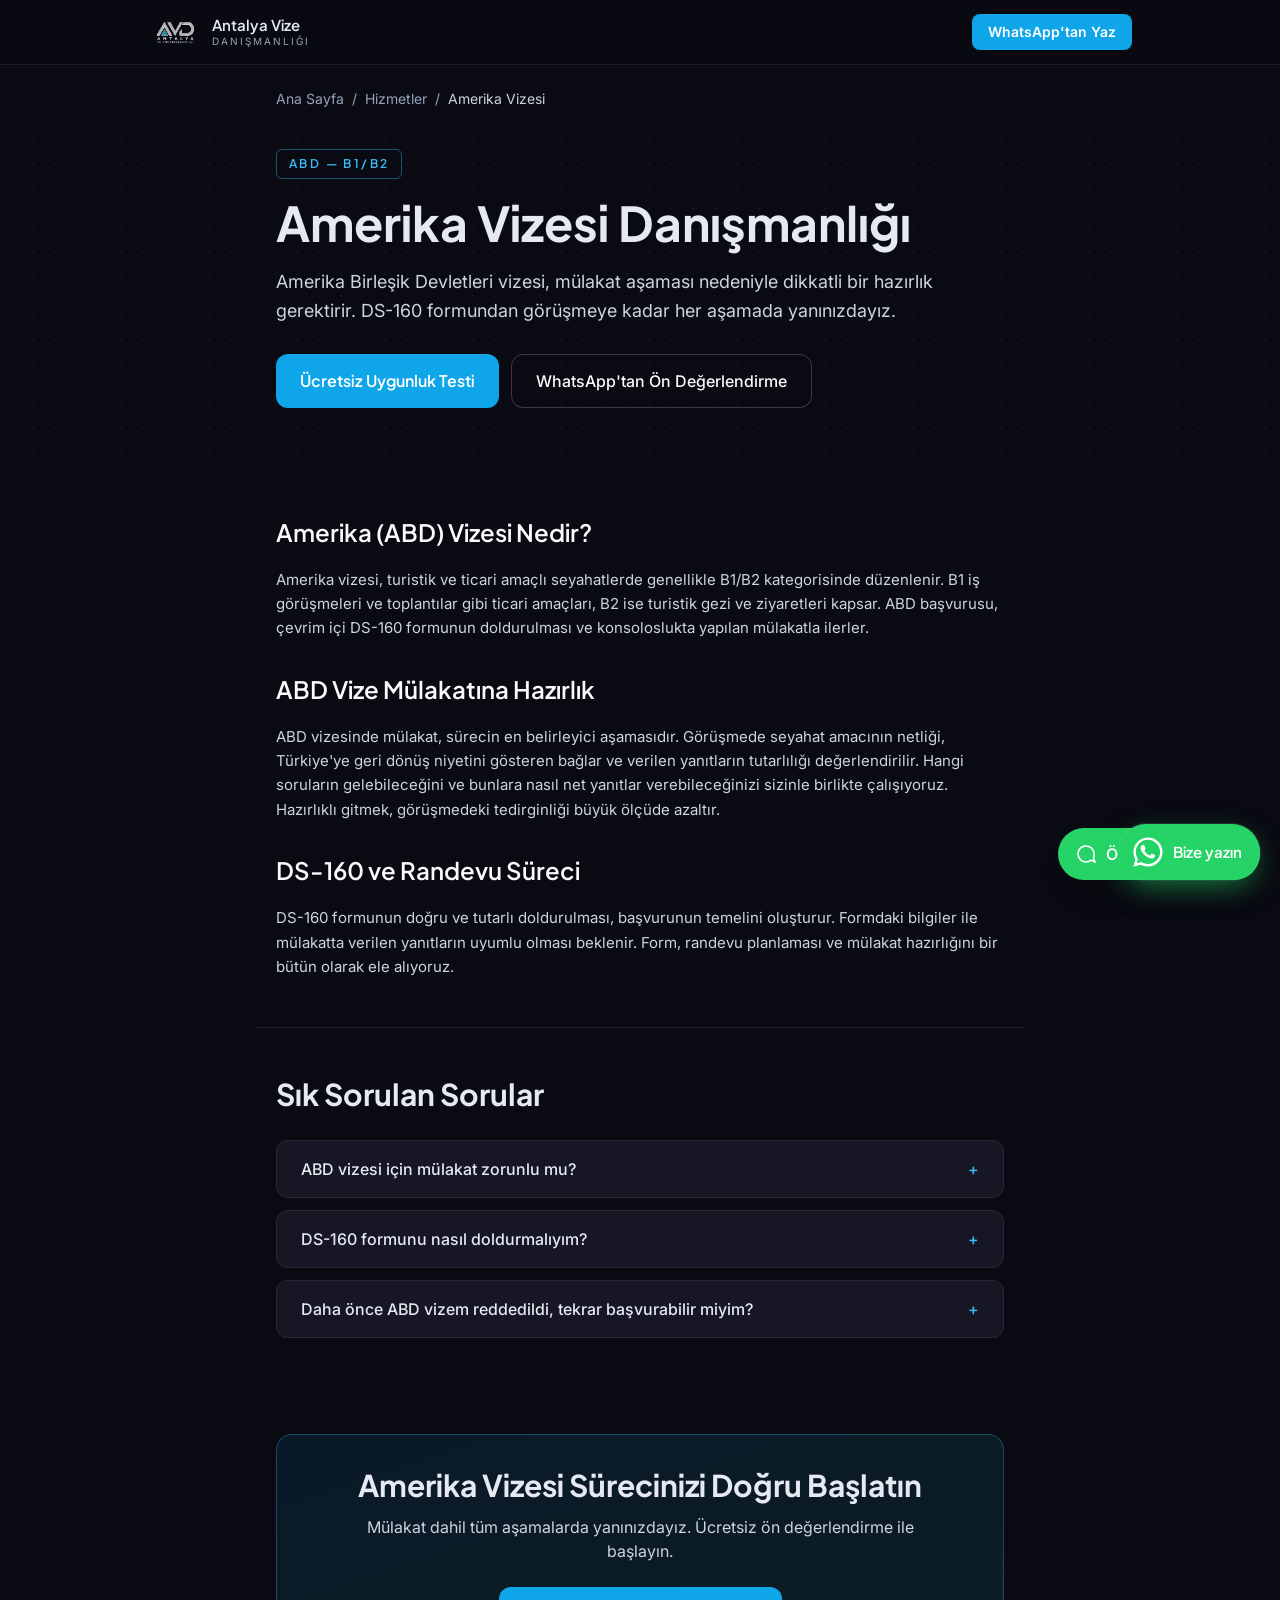
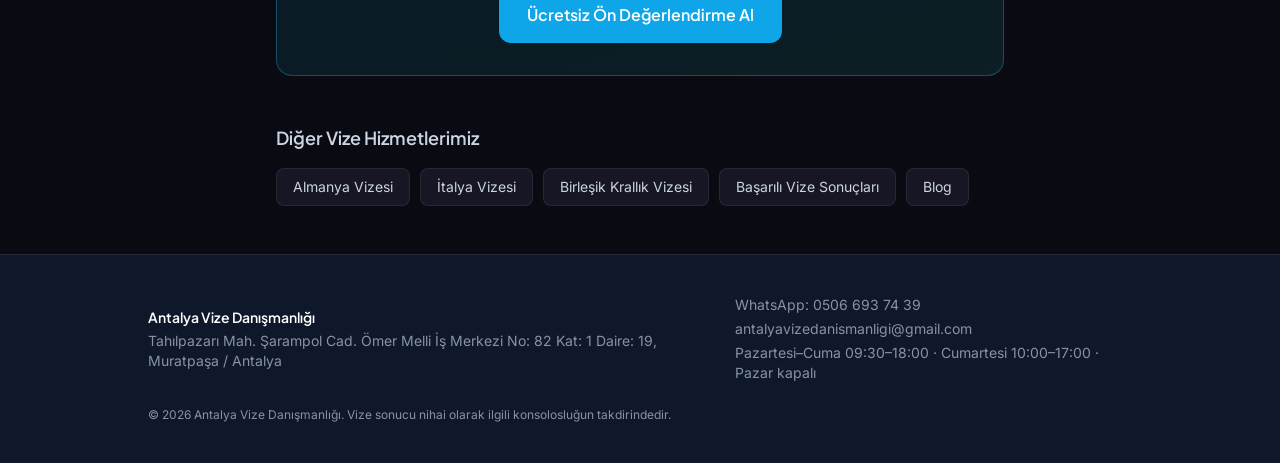
<file: amerika-vizesi.html>
<!DOCTYPE html>
<html lang="tr">
<head>
<meta charset="UTF-8" />
<meta name="viewport" content="width=device-width, initial-scale=1.0" />
<title>Amerika Vizesi Danışmanlığı Antalya | ABD B1/B2 Vize Başvurusu</title>
<meta name="description" content="Antalya'da Amerika Birleşik Devletleri (ABD) vizesi danışmanlığı. B1/B2 turistik ve ticari vize başvurusu, DS-160 formu, mülakat hazırlığı ve ret sonrası destek. Ücretsiz ön değerlendirme." />
<meta name="keywords" content="Amerika vizesi, ABD vizesi, B1/B2 vizesi, Amerika vize başvurusu Antalya, ABD mülakat hazırlığı, Amerika vize danışmanlığı" />
<meta name="robots" content="index, follow, max-image-preview:large" />
<meta name="author" content="Antalya Vize Danışmanlığı" />
<meta name="geo.region" content="TR-07" />
<meta name="geo.placename" content="Antalya" />
<link rel="canonical" href="https://antalyavizedanismanligi.com/amerika-vizesi" />
<link rel="icon" type="image/svg+xml" href="logo.svg" />
<meta property="og:type" content="article" />
<meta property="og:site_name" content="Antalya Vize Danışmanlığı" />
<meta property="og:title" content="Amerika Vizesi Danışmanlığı Antalya | ABD B1/B2 Vize Başvurusu" />
<meta property="og:description" content="Antalya'da Amerika Birleşik Devletleri (ABD) vizesi danışmanlığı. B1/B2 turistik ve ticari vize başvurusu, DS-160 formu, mülakat hazırlığı ve ret sonrası destek. Ücretsiz ön değerlendirme." />
<meta property="og:locale" content="tr_TR" />
<meta property="og:url" content="https://antalyavizedanismanligi.com/amerika-vizesi" />
<meta property="og:image" content="https://antalyavizedanismanligi.com/og-image.jpg" />
<meta name="twitter:card" content="summary_large_image" />
<meta name="twitter:title" content="Amerika Vizesi Danışmanlığı Antalya | ABD B1/B2 Vize Başvurusu" />
<meta name="twitter:description" content="Antalya'da Amerika Birleşik Devletleri (ABD) vizesi danışmanlığı. B1/B2 turistik ve ticari vize başvurusu, DS-160 formu, mülakat hazırlığı ve ret sonrası destek. Ücretsiz ön değerlendirme." />
<meta name="twitter:image" content="https://antalyavizedanismanligi.com/og-image.jpg" />
<script type="application/ld+json">
{
  "@context":"https://schema.org",
  "@graph":[
    {"@type":"Service","name":"Amerika Birleşik Devletleri Vize Danışmanlığı","serviceType":"Vize Danışmanlığı","provider":{"@type":"ProfessionalService","name":"Antalya Vize Danışmanlığı","telephone":"+905066937439","email":"antalyavizedanismanligi@gmail.com","address":{"@type":"PostalAddress","streetAddress":"Tahılpazarı Mah. Şarampol Cad. Ömer Melli İş Merkezi No: 82","addressLocality":"Muratpaşa","addressRegion":"Antalya","addressCountry":"TR"}},"areaServed":{"@type":"City","name":"Antalya"},"description":"Antalya'da Amerika Birleşik Devletleri (ABD) vizesi danışmanlığı. B1/B2 turistik ve ticari vize başvurusu, DS-160 formu, mülakat hazırlığı ve ret sonrası destek. Ücretsiz ön değerlendirme."},
    {"@type":"BreadcrumbList","itemListElement":[
      {"@type":"ListItem","position":1,"name":"Ana Sayfa","item":"https://antalyavizedanismanligi.com/"},
      {"@type":"ListItem","position":2,"name":"Hizmetler","item":"https://antalyavizedanismanligi.com/#hizmetler"},
      {"@type":"ListItem","position":3,"name":"Amerika Vizesi","item":"https://antalyavizedanismanligi.com/amerika-vizesi"}
    ]},
    {"@type":"FAQPage","mainEntity":[{"@type":"Question","name":"ABD vizesi için mülakat zorunlu mu?","acceptedAnswer":{"@type":"Answer","text":"Çoğu başvuru için konsolosluk mülakatı sürecin bir parçasıdır. Mülakata hazırlık, başvurunun en önemli aşamalarından biridir ve birlikte çalıştığımız bir alandır."}},{"@type":"Question","name":"DS-160 formunu nasıl doldurmalıyım?","acceptedAnswer":{"@type":"Answer","text":"DS-160, tutarlı ve eksiksiz doldurulması gereken ayrıntılı bir formdur. Formdaki bilgilerin diğer belgeleriniz ve mülakat yanıtlarınızla uyumlu olması önemlidir; bu süreçte size rehberlik ediyoruz."}},{"@type":"Question","name":"Daha önce ABD vizem reddedildi, tekrar başvurabilir miyim?","acceptedAnswer":{"@type":"Answer","text":"Evet. Önceki başvurunuzun zayıf yönlerini değerlendirip yeni başvurunuzu daha güçlü bir hazırlıkla planlayabiliriz."}}]}
  ]
}
</script>

<link rel="preconnect" href="https://fonts.googleapis.com">
<link rel="preconnect" href="https://fonts.gstatic.com" crossorigin>
<link href="https://fonts.googleapis.com/css2?family=Plus+Jakarta+Sans:wght@400;500;600;700;800&family=Inter:wght@400;500;600;700&display=swap" rel="stylesheet">

<style>html{scroll-behavior:smooth}body{-webkit-font-smoothing:antialiased;background:#0a0a12;color:#e6e9f2}.dotgrid{background-image:radial-gradient(#ffffff0a 1px,transparent 1px);background-size:22px 22px}</style>
<link rel="stylesheet" href="tw.css" />
</head>
<body class="font-sans">

<header class="sticky top-0 z-50 bg-ink-950/85 backdrop-blur border-b border-slatey-200">
  <div class="max-w-5xl mx-auto px-5 h-16 flex items-center justify-between">
    <a href="index.html" class="flex items-center gap-2.5">
      <img src="logo-light.svg" alt="Antalya Vize Danışmanlığı logosu" class="h-9 w-auto" />
      <span class="leading-tight"><span class="block font-display font-semibold text-[15px]">Antalya Vize</span><span class="block text-[10px] tracking-[0.2em] text-slatey-500 uppercase">Danışmanlığı</span></span>
    </a>
    <a href="https://wa.me/905066937439?text=Merhaba%2C%20Amerika%20%28ABD%29%20vizesi%20hakk%C4%B1nda%20bilgi%20almak%20istiyorum." target="_blank" rel="noopener" class="inline-flex items-center gap-2 bg-brand-500 hover:bg-brand-600 text-white text-sm font-semibold px-4 py-2 rounded-lg transition">WhatsApp'tan Yaz</a>
  </div>
</header>

<nav aria-label="Breadcrumb" class="max-w-3xl mx-auto px-5 pt-6 text-sm text-slatey-500">
  <ol class="flex flex-wrap items-center gap-2">
    <li><a href="index.html" class="hover:text-slatey-900">Ana Sayfa</a></li>
    <li aria-hidden="true">/</li>
    <li><a href="index.html#hizmetler" class="hover:text-slatey-900">Hizmetler</a></li>
    <li aria-hidden="true">/</li>
    <li class="text-slatey-700" aria-current="page">Amerika Vizesi</li>
  </ol>
</nav>

<main>
  <section class="dotgrid">
    <div class="max-w-3xl mx-auto px-5 pt-10 pb-12">
      <span class="inline-block text-brand-600 text-xs font-display font-semibold tracking-[0.2em] uppercase border border-brand-400/40 rounded-md px-3 py-1.5 mb-5">ABD — B1/B2</span>
      <h1 class="font-display font-bold text-3xl md:text-5xl leading-tight mb-5">Amerika Vizesi Danışmanlığı</h1>
      <p class="text-slatey-700 text-lg leading-relaxed mb-7">Amerika Birleşik Devletleri vizesi, mülakat aşaması nedeniyle dikkatli bir hazırlık gerektirir. DS-160 formundan görüşmeye kadar her aşamada yanınızdayız.</p>
      <div class="flex flex-col sm:flex-row gap-3">
        <a href="index.html#test" class="inline-flex items-center justify-center gap-2 bg-brand-500 hover:bg-brand-600 text-white font-semibold px-6 py-3.5 rounded-xl transition font-display">Ücretsiz Uygunluk Testi</a>
        <a href="https://wa.me/905066937439?text=Merhaba%2C%20Amerika%20%28ABD%29%20vizesi%20hakk%C4%B1nda%20bilgi%20almak%20istiyorum." target="_blank" rel="noopener" class="inline-flex items-center justify-center gap-2 border border-white/20 hover:border-white/40 text-slatey-900 font-medium px-6 py-3.5 rounded-xl transition">WhatsApp'tan Ön Değerlendirme</a>
      </div>
    </div>
  </section>

  <article class="max-w-3xl mx-auto px-5 py-12 space-y-5 text-slatey-700 leading-relaxed text-[15px]">
    <h2 class="font-display font-semibold text-2xl text-slatey-900 pt-3">Amerika (ABD) Vizesi Nedir?</h2><p>Amerika vizesi, turistik ve ticari amaçlı seyahatlerde genellikle B1/B2 kategorisinde düzenlenir. B1 iş görüşmeleri ve toplantılar gibi ticari amaçları, B2 ise turistik gezi ve ziyaretleri kapsar. ABD başvurusu, çevrim içi DS-160 formunun doldurulması ve konsoloslukta yapılan mülakatla ilerler.</p><h2 class="font-display font-semibold text-2xl text-slatey-900 pt-3">ABD Vize Mülakatına Hazırlık</h2><p>ABD vizesinde mülakat, sürecin en belirleyici aşamasıdır. Görüşmede seyahat amacının netliği, Türkiye'ye geri dönüş niyetini gösteren bağlar ve verilen yanıtların tutarlılığı değerlendirilir. Hangi soruların gelebileceğini ve bunlara nasıl net yanıtlar verebileceğinizi sizinle birlikte çalışıyoruz. Hazırlıklı gitmek, görüşmedeki tedirginliği büyük ölçüde azaltır.</p><h2 class="font-display font-semibold text-2xl text-slatey-900 pt-3">DS-160 ve Randevu Süreci</h2><p>DS-160 formunun doğru ve tutarlı doldurulması, başvurunun temelini oluşturur. Formdaki bilgiler ile mülakatta verilen yanıtların uyumlu olması beklenir. Form, randevu planlaması ve mülakat hazırlığını bir bütün olarak ele alıyoruz.</p>
  </article>

  <section class="max-w-3xl mx-auto px-5 py-12 border-t border-slatey-200">
    <h2 class="font-display font-bold text-2xl md:text-3xl mb-7">Sık Sorulan Sorular</h2>
    <div class="space-y-3"><details class="bg-ink-850 rounded-xl border border-slatey-200 px-6 py-4 group">
<summary class="font-medium cursor-pointer list-none flex items-center justify-between gap-4">ABD vizesi için mülakat zorunlu mu?<span class="text-brand-600 group-open:rotate-45 transition-transform">+</span></summary>
<p class="text-slatey-700 leading-relaxed mt-3">Çoğu başvuru için konsolosluk mülakatı sürecin bir parçasıdır. Mülakata hazırlık, başvurunun en önemli aşamalarından biridir ve birlikte çalıştığımız bir alandır.</p></details><details class="bg-ink-850 rounded-xl border border-slatey-200 px-6 py-4 group">
<summary class="font-medium cursor-pointer list-none flex items-center justify-between gap-4">DS-160 formunu nasıl doldurmalıyım?<span class="text-brand-600 group-open:rotate-45 transition-transform">+</span></summary>
<p class="text-slatey-700 leading-relaxed mt-3">DS-160, tutarlı ve eksiksiz doldurulması gereken ayrıntılı bir formdur. Formdaki bilgilerin diğer belgeleriniz ve mülakat yanıtlarınızla uyumlu olması önemlidir; bu süreçte size rehberlik ediyoruz.</p></details><details class="bg-ink-850 rounded-xl border border-slatey-200 px-6 py-4 group">
<summary class="font-medium cursor-pointer list-none flex items-center justify-between gap-4">Daha önce ABD vizem reddedildi, tekrar başvurabilir miyim?<span class="text-brand-600 group-open:rotate-45 transition-transform">+</span></summary>
<p class="text-slatey-700 leading-relaxed mt-3">Evet. Önceki başvurunuzun zayıf yönlerini değerlendirip yeni başvurunuzu daha güçlü bir hazırlıkla planlayabiliriz.</p></details></div>
  </section>

  <section class="max-w-3xl mx-auto px-5 py-12">
    <div class="bg-gradient-to-br from-brand-500/10 to-accent-400/10 border border-brand-400/30 rounded-2xl p-8 text-center">
      <h2 class="font-display font-bold text-2xl md:text-3xl mb-3">Amerika Vizesi Sürecinizi Doğru Başlatın</h2>
      <p class="text-slatey-700 mb-6 max-w-xl mx-auto">Mülakat dahil tüm aşamalarda yanınızdayız. Ücretsiz ön değerlendirme ile başlayın.</p>
      <a href="https://wa.me/905066937439?text=Merhaba%2C%20Amerika%20%28ABD%29%20vizesi%20hakk%C4%B1nda%20bilgi%20almak%20istiyorum." target="_blank" rel="noopener" class="inline-flex items-center justify-center gap-2 bg-brand-500 hover:bg-brand-600 text-white font-semibold px-7 py-4 rounded-xl transition font-display">Ücretsiz Ön Değerlendirme Al</a>
    </div>
  </section>

  <section class="max-w-3xl mx-auto px-5 pb-12">
    <h2 class="font-display font-semibold text-lg mb-4 text-slatey-700">Diğer Vize Hizmetlerimiz</h2>
    <div class="flex flex-wrap gap-2.5"><a href="almanya-vizesi.html" class="inline-flex items-center px-4 py-2 rounded-lg bg-ink-850 border border-slatey-200 hover:border-violet-400/40 text-slatey-700 hover:text-slatey-900 text-sm transition">Almanya Vizesi</a><a href="italya-vizesi.html" class="inline-flex items-center px-4 py-2 rounded-lg bg-ink-850 border border-slatey-200 hover:border-violet-400/40 text-slatey-700 hover:text-slatey-900 text-sm transition">İtalya Vizesi</a><a href="birlesik-krallik-vizesi.html" class="inline-flex items-center px-4 py-2 rounded-lg bg-ink-850 border border-slatey-200 hover:border-violet-400/40 text-slatey-700 hover:text-slatey-900 text-sm transition">Birleşik Krallık Vizesi</a><a href="basarili-vize-sonuclari.html" class="inline-flex items-center px-4 py-2 rounded-lg bg-ink-850 border border-slatey-200 hover:border-violet-400/40 text-slatey-700 hover:text-slatey-900 text-sm transition">Başarılı Vize Sonuçları</a><a href="blog.html" class="inline-flex items-center px-4 py-2 rounded-lg bg-ink-850 border border-slatey-200 hover:border-violet-400/40 text-slatey-700 hover:text-slatey-900 text-sm transition">Blog</a></div>
  </section>
</main>

<footer class="border-t border-slatey-200 py-10" style="background:#0f172a">
  <div class="max-w-5xl mx-auto px-5 text-sm text-slatey-400">
    <div class="flex flex-col md:flex-row md:items-center justify-between gap-4">
      <div>
        <div class="font-display font-semibold text-white mb-1">Antalya Vize Danışmanlığı</div>
        <p>Tahılpazarı Mah. Şarampol Cad. Ömer Melli İş Merkezi No: 82 Kat: 1 Daire: 19, Muratpaşa / Antalya</p>
      </div>
      <div class="space-y-1">
        <a href="https://wa.me/905066937439?text=Merhaba%2C%20Amerika%20%28ABD%29%20vizesi%20hakk%C4%B1nda%20bilgi%20almak%20istiyorum." target="_blank" rel="noopener" class="block hover:text-white">WhatsApp: 0506 693 74 39</a>
        <a href="mailto:antalyavizedanismanligi@gmail.com" class="block hover:text-white">antalyavizedanismanligi@gmail.com</a>
        <p>Pazartesi–Cuma 09:30–18:00 · Cumartesi 10:00–17:00 · Pazar kapalı</p>
      </div>
    </div>
    <p class="text-xs text-slatey-400 mt-6">© 2026 Antalya Vize Danışmanlığı. Vize sonucu nihai olarak ilgili konsolosluğun takdirindedir.</p>
  </div>
</footer>

<a href="https://wa.me/905066937439?text=Merhaba%2C%20Amerika%20%28ABD%29%20vizesi%20hakk%C4%B1nda%20bilgi%20almak%20istiyorum." target="_blank" rel="noopener" aria-label="WhatsApp ile iletişime geç" class="fixed bottom-5 right-5 z-50 inline-flex items-center gap-2 bg-[#25D366] hover:bg-[#1ebe5d] text-white font-semibold px-4 py-3.5 rounded-full shadow-xl transition">
  <svg viewBox="0 0 24 24" fill="none" stroke="currentColor" stroke-width="1.6" class="w-6 h-6"><path d="M20 12a8 8 0 1 0-3 6.2L21 20l-1.5-3.5A8 8 0 0 0 20 12Z"/></svg>
  <span class="hidden sm:inline">Ön Değerlendirme</span>
</a>

<!-- Yüzen WhatsApp butonu -->
<a href="https://wa.me/905066937439?text=Merhaba%2C%20vize%20s%C3%BCrecim%20hakk%C4%B1nda%20bilgi%20almak%20istiyorum." target="_blank" rel="noopener" aria-label="WhatsApp ile iletişime geçin"
   style="position:fixed;right:20px;bottom:20px;z-index:60;display:inline-flex;align-items:center;gap:10px;background:#25D366;color:#fff;padding:13px 18px 13px 15px;border-radius:999px;font-family:'Plus Jakarta Sans',sans-serif;font-weight:600;font-size:15px;text-decoration:none;box-shadow:0 10px 30px -6px rgba(37,211,102,.6),0 0 0 1px rgba(255,255,255,.1);transition:transform .2s,box-shadow .2s"
   onmouseover="this.style.transform='scale(1.05)'" onmouseout="this.style.transform='scale(1)'">
  <span style="position:relative;display:grid;place-items:center;width:30px;height:30px">
    <span style="position:absolute;inset:-6px;border-radius:50%;background:rgba(37,211,102,.5);animation:waPulse 2s ease-out infinite"></span>
    <svg viewBox="0 0 32 32" fill="#fff" style="width:30px;height:30px;position:relative"><path d="M16 .5C7.4.5.5 7.4.5 16c0 2.8.7 5.4 2 7.8L.4 31.6l8-2.1c2.3 1.2 4.9 1.9 7.6 1.9 8.6 0 15.5-6.9 15.5-15.5S24.6.5 16 .5zm0 28.3c-2.5 0-4.8-.7-6.8-1.8l-.5-.3-4.7 1.2 1.3-4.6-.3-.5c-1.3-2.1-2-4.5-2-7 0-7.1 5.8-12.9 12.9-12.9S28.9 8.9 28.9 16 23.1 28.8 16 28.8zm7.1-9.7c-.4-.2-2.3-1.1-2.6-1.3-.3-.1-.6-.2-.9.2s-1 1.3-1.2 1.5c-.2.2-.4.3-.8.1-.4-.2-1.6-.6-3.1-1.9-1.1-1-1.9-2.3-2.2-2.7-.2-.4 0-.6.2-.8.2-.2.4-.4.5-.7.2-.2.2-.4.4-.7.1-.3.1-.5 0-.7-.1-.2-.9-2.2-1.3-3-.3-.8-.7-.7-.9-.7h-.8c-.3 0-.7.1-1 .5-.4.4-1.3 1.3-1.3 3.1s1.4 3.6 1.5 3.9c.2.3 2.7 4.2 6.6 5.9.9.4 1.6.6 2.2.8.9.3 1.8.2 2.4.2.7-.1 2.3-.9 2.6-1.9.3-.9.3-1.7.2-1.9-.1-.1-.4-.2-.8-.4z"/></svg>
  </span>
  <span class="wa-label" style="white-space:nowrap">Bize yazın</span>
</a>
<style>
  @keyframes waPulse{0%{transform:scale(1);opacity:.7}70%{transform:scale(1.5);opacity:0}100%{opacity:0}}
  @media(max-width:520px){.wa-label{display:none}a[aria-label="WhatsApp ile iletişime geçin"]{padding:14px!important}}
  @media(prefers-reduced-motion:reduce){a[aria-label="WhatsApp ile iletişime geçin"] span span{animation:none!important}}
</style>
</body>
</html>
</file>
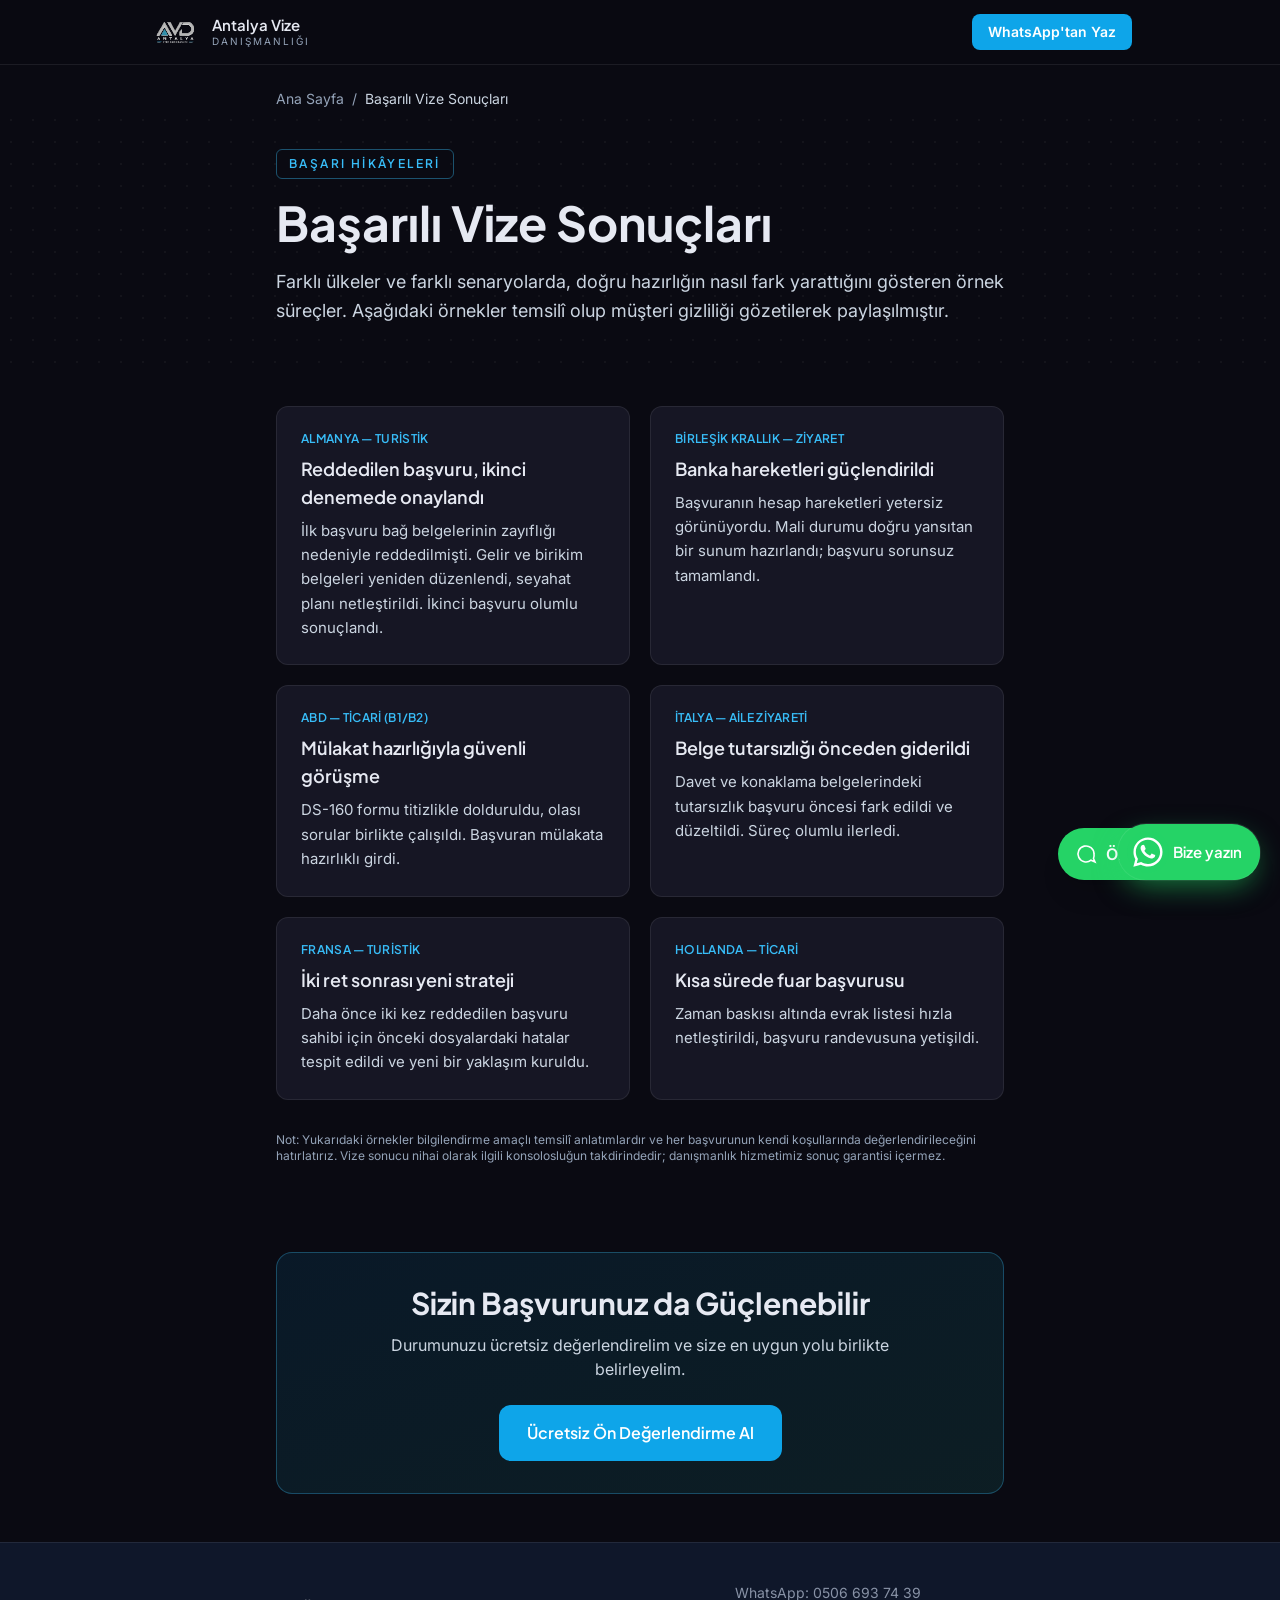
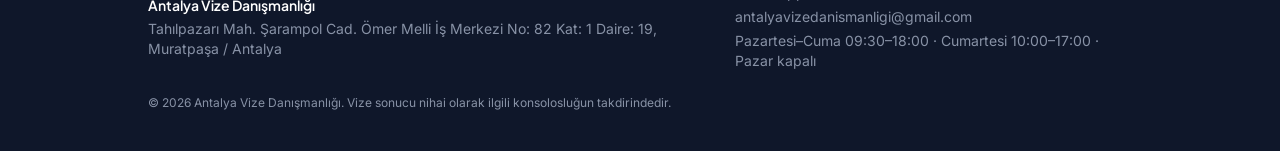
<file: basarili-vize-sonuclari.html>
<!DOCTYPE html><html lang="tr"><head>
<meta charset="UTF-8"/><meta name="viewport" content="width=device-width, initial-scale=1.0"/>
<title>Başarılı Vize Sonuçları | Antalya Vize Danışmanlığı</title><meta name="description" content="Antalya Vize Danışmanlığı ile hazırlanan başvurularda farklı ülke ve senaryolara dair örnek süreçler. Schengen, ABD ve Birleşik Krallık vize başvurularında doğru hazırlığın önemi."/>
<meta name="keywords" content="başarılı vize sonuçları, vize onayı, Schengen vize onayı, ABD vize onayı, vize ret sonrası başarı"/><meta name="robots" content="index, follow, max-image-preview:large"/>
<meta name="geo.region" content="TR-07"/><meta name="geo.placename" content="Antalya"/>
<link rel="canonical" href="https://antalyavizedanismanligi.com/basarili-vize-sonuclari"/><link rel="icon" type="image/svg+xml" href="logo.svg"/>
<meta property="og:type" content="website"/><meta property="og:site_name" content="Antalya Vize Danışmanlığı"/>
<meta property="og:title" content="Başarılı Vize Sonuçları | Antalya Vize Danışmanlığı"/><meta property="og:description" content="Antalya Vize Danışmanlığı ile hazırlanan başvurularda farklı ülke ve senaryolara dair örnek süreçler. Schengen, ABD ve Birleşik Krallık vize başvurularında doğru hazırlığın önemi."/>
<meta property="og:locale" content="tr_TR"/><meta property="og:url" content="https://antalyavizedanismanligi.com/basarili-vize-sonuclari"/>
<meta property="og:image" content="https://antalyavizedanismanligi.com/og-image.jpg"/>
<meta name="twitter:card" content="summary_large_image"/><meta name="twitter:title" content="Başarılı Vize Sonuçları | Antalya Vize Danışmanlığı"/>
<meta name="twitter:description" content="Antalya Vize Danışmanlığı ile hazırlanan başvurularda farklı ülke ve senaryolara dair örnek süreçler. Schengen, ABD ve Birleşik Krallık vize başvurularında doğru hazırlığın önemi."/><meta name="twitter:image" content="https://antalyavizedanismanligi.com/og-image.jpg"/>
<script type="application/ld+json">{"@context":"https://schema.org","@type":"BreadcrumbList","itemListElement":[{"@type":"ListItem","position":1,"name":"Ana Sayfa","item":"https://antalyavizedanismanligi.com/"},{"@type":"ListItem","position":2,"name":"Başarılı Vize Sonuçları","item":"https://antalyavizedanismanligi.com/basarili-vize-sonuclari"}]}</script>

<link rel="preconnect" href="https://fonts.googleapis.com"><link rel="preconnect" href="https://fonts.gstatic.com" crossorigin>
<link href="https://fonts.googleapis.com/css2?family=Plus+Jakarta+Sans:wght@400;500;600;700;800&family=Inter:wght@400;500;600;700&display=swap" rel="stylesheet">

<style>html{scroll-behavior:smooth}body{-webkit-font-smoothing:antialiased;background:#0a0a12;color:#e6e9f2}.dotgrid{background-image:radial-gradient(#ffffff0a 1px,transparent 1px);background-size:22px 22px}</style>
<link rel="stylesheet" href="tw.css" />
</head><body class="font-sans">
<header class="sticky top-0 z-50 bg-ink-950/85 backdrop-blur border-b border-slatey-200"><div class="max-w-5xl mx-auto px-5 h-16 flex items-center justify-between">
<a href="index.html" class="flex items-center gap-2.5"><img src="logo-light.svg" alt="Antalya Vize Danışmanlığı logosu" class="h-9 w-auto"/><span class="leading-tight"><span class="block font-display font-semibold text-[15px]">Antalya Vize</span><span class="block text-[10px] tracking-[0.2em] text-slatey-500 uppercase">Danışmanlığı</span></span></a>
<a href="https://wa.me/905066937439?text=Merhaba%2C%20%C3%BCcretsiz%20%C3%B6n%20de%C4%9Ferlendirme%20talep%20ediyorum." target="_blank" rel="noopener" class="inline-flex items-center gap-2 bg-brand-500 hover:bg-brand-600 text-white text-sm font-semibold px-4 py-2 rounded-lg transition">WhatsApp'tan Yaz</a></div></header>
<nav aria-label="Breadcrumb" class="max-w-3xl mx-auto px-5 pt-6 text-sm text-slatey-500"><ol class="flex flex-wrap items-center gap-2"><li><a href="index.html" class="hover:text-slatey-900">Ana Sayfa</a></li><li aria-hidden="true">/</li><li class="text-slatey-700" aria-current="page">Başarılı Vize Sonuçları</li></ol></nav>
<main><section class="dotgrid"><div class="max-w-3xl mx-auto px-5 pt-10 pb-10">
<span class="inline-block text-brand-600 text-xs font-display font-semibold tracking-[0.2em] uppercase border border-brand-400/40 rounded-md px-3 py-1.5 mb-5">Başarı Hikâyeleri</span>
<h1 class="font-display font-bold text-3xl md:text-5xl leading-tight mb-5">Başarılı Vize Sonuçları</h1>
<p class="text-slatey-700 text-lg leading-relaxed">Farklı ülkeler ve farklı senaryolarda, doğru hazırlığın nasıl fark yarattığını gösteren örnek süreçler. Aşağıdaki örnekler temsilî olup müşteri gizliliği gözetilerek paylaşılmıştır.</p></div></section>
<section class="max-w-3xl mx-auto px-5 py-10"><div class="grid sm:grid-cols-2 gap-5"><article class="bg-ink-850 rounded-xl border border-slatey-200 p-6">
<div class="text-xs text-brand-600 font-display font-semibold uppercase tracking-wide mb-2">Almanya — Turistik</div>
<h3 class="font-display font-semibold text-lg mb-2">Reddedilen başvuru, ikinci denemede onaylandı</h3>
<p class="text-slatey-700 leading-relaxed text-[15px]">İlk başvuru bağ belgelerinin zayıflığı nedeniyle reddedilmişti. Gelir ve birikim belgeleri yeniden düzenlendi, seyahat planı netleştirildi. İkinci başvuru olumlu sonuçlandı.</p></article><article class="bg-ink-850 rounded-xl border border-slatey-200 p-6">
<div class="text-xs text-brand-600 font-display font-semibold uppercase tracking-wide mb-2">Birleşik Krallık — Ziyaret</div>
<h3 class="font-display font-semibold text-lg mb-2">Banka hareketleri güçlendirildi</h3>
<p class="text-slatey-700 leading-relaxed text-[15px]">Başvuranın hesap hareketleri yetersiz görünüyordu. Mali durumu doğru yansıtan bir sunum hazırlandı; başvuru sorunsuz tamamlandı.</p></article><article class="bg-ink-850 rounded-xl border border-slatey-200 p-6">
<div class="text-xs text-brand-600 font-display font-semibold uppercase tracking-wide mb-2">ABD — Ticari (B1/B2)</div>
<h3 class="font-display font-semibold text-lg mb-2">Mülakat hazırlığıyla güvenli görüşme</h3>
<p class="text-slatey-700 leading-relaxed text-[15px]">DS-160 formu titizlikle dolduruldu, olası sorular birlikte çalışıldı. Başvuran mülakata hazırlıklı girdi.</p></article><article class="bg-ink-850 rounded-xl border border-slatey-200 p-6">
<div class="text-xs text-brand-600 font-display font-semibold uppercase tracking-wide mb-2">İtalya — Aile Ziyareti</div>
<h3 class="font-display font-semibold text-lg mb-2">Belge tutarsızlığı önceden giderildi</h3>
<p class="text-slatey-700 leading-relaxed text-[15px]">Davet ve konaklama belgelerindeki tutarsızlık başvuru öncesi fark edildi ve düzeltildi. Süreç olumlu ilerledi.</p></article><article class="bg-ink-850 rounded-xl border border-slatey-200 p-6">
<div class="text-xs text-brand-600 font-display font-semibold uppercase tracking-wide mb-2">Fransa — Turistik</div>
<h3 class="font-display font-semibold text-lg mb-2">İki ret sonrası yeni strateji</h3>
<p class="text-slatey-700 leading-relaxed text-[15px]">Daha önce iki kez reddedilen başvuru sahibi için önceki dosyalardaki hatalar tespit edildi ve yeni bir yaklaşım kuruldu.</p></article><article class="bg-ink-850 rounded-xl border border-slatey-200 p-6">
<div class="text-xs text-brand-600 font-display font-semibold uppercase tracking-wide mb-2">Hollanda — Ticari</div>
<h3 class="font-display font-semibold text-lg mb-2">Kısa sürede fuar başvurusu</h3>
<p class="text-slatey-700 leading-relaxed text-[15px]">Zaman baskısı altında evrak listesi hızla netleştirildi, başvuru randevusuna yetişildi.</p></article></div>
<p class="text-xs text-slatey-500 mt-8">Not: Yukarıdaki örnekler bilgilendirme amaçlı temsilî anlatımlardır ve her başvurunun kendi koşullarında değerlendirileceğini hatırlatırız. Vize sonucu nihai olarak ilgili konsolosluğun takdirindedir; danışmanlık hizmetimiz sonuç garantisi içermez.</p></section>
<section class="max-w-3xl mx-auto px-5 py-12"><div class="bg-gradient-to-br from-brand-500/10 to-accent-400/10 border border-brand-400/30 rounded-2xl p-8 text-center">
<h2 class="font-display font-bold text-2xl md:text-3xl mb-3">Sizin Başvurunuz da Güçlenebilir</h2>
<p class="text-slatey-700 mb-6 max-w-xl mx-auto">Durumunuzu ücretsiz değerlendirelim ve size en uygun yolu birlikte belirleyelim.</p>
<a href="https://wa.me/905066937439?text=Merhaba%2C%20%C3%BCcretsiz%20%C3%B6n%20de%C4%9Ferlendirme%20talep%20ediyorum." target="_blank" rel="noopener" class="inline-flex items-center justify-center gap-2 bg-brand-500 hover:bg-brand-600 text-white font-semibold px-7 py-4 rounded-xl transition font-display">Ücretsiz Ön Değerlendirme Al</a></div></section></main>
<footer class="border-t border-slatey-200 py-10" style="background:#0f172a"><div class="max-w-5xl mx-auto px-5 text-sm text-slatey-400">
<div class="flex flex-col md:flex-row md:items-center justify-between gap-4"><div><div class="font-display font-semibold text-white mb-1">Antalya Vize Danışmanlığı</div><p>Tahılpazarı Mah. Şarampol Cad. Ömer Melli İş Merkezi No: 82 Kat: 1 Daire: 19, Muratpaşa / Antalya</p></div>
<div class="space-y-1"><a href="https://wa.me/905066937439?text=Merhaba%2C%20%C3%BCcretsiz%20%C3%B6n%20de%C4%9Ferlendirme%20talep%20ediyorum." target="_blank" rel="noopener" class="block hover:text-white">WhatsApp: 0506 693 74 39</a><a href="mailto:antalyavizedanismanligi@gmail.com" class="block hover:text-white">antalyavizedanismanligi@gmail.com</a><p>Pazartesi–Cuma 09:30–18:00 · Cumartesi 10:00–17:00 · Pazar kapalı</p></div></div>
<p class="text-xs text-slatey-400 mt-6">© 2026 Antalya Vize Danışmanlığı. Vize sonucu nihai olarak ilgili konsolosluğun takdirindedir.</p></div></footer>
<a href="https://wa.me/905066937439?text=Merhaba%2C%20%C3%BCcretsiz%20%C3%B6n%20de%C4%9Ferlendirme%20talep%20ediyorum." target="_blank" rel="noopener" aria-label="WhatsApp ile iletişime geç" class="fixed bottom-5 right-5 z-50 inline-flex items-center gap-2 bg-[#25D366] hover:bg-[#1ebe5d] text-white font-semibold px-4 py-3.5 rounded-full shadow-xl transition"><svg viewBox="0 0 24 24" fill="none" stroke="currentColor" stroke-width="1.6" class="w-6 h-6"><path d="M20 12a8 8 0 1 0-3 6.2L21 20l-1.5-3.5A8 8 0 0 0 20 12Z"/></svg><span class="hidden sm:inline">Ön Değerlendirme</span></a>
<!-- Yüzen WhatsApp butonu -->
<a href="https://wa.me/905066937439?text=Merhaba%2C%20vize%20s%C3%BCrecim%20hakk%C4%B1nda%20bilgi%20almak%20istiyorum." target="_blank" rel="noopener" aria-label="WhatsApp ile iletişime geçin"
   style="position:fixed;right:20px;bottom:20px;z-index:60;display:inline-flex;align-items:center;gap:10px;background:#25D366;color:#fff;padding:13px 18px 13px 15px;border-radius:999px;font-family:'Plus Jakarta Sans',sans-serif;font-weight:600;font-size:15px;text-decoration:none;box-shadow:0 10px 30px -6px rgba(37,211,102,.6),0 0 0 1px rgba(255,255,255,.1);transition:transform .2s,box-shadow .2s"
   onmouseover="this.style.transform='scale(1.05)'" onmouseout="this.style.transform='scale(1)'">
  <span style="position:relative;display:grid;place-items:center;width:30px;height:30px">
    <span style="position:absolute;inset:-6px;border-radius:50%;background:rgba(37,211,102,.5);animation:waPulse 2s ease-out infinite"></span>
    <svg viewBox="0 0 32 32" fill="#fff" style="width:30px;height:30px;position:relative"><path d="M16 .5C7.4.5.5 7.4.5 16c0 2.8.7 5.4 2 7.8L.4 31.6l8-2.1c2.3 1.2 4.9 1.9 7.6 1.9 8.6 0 15.5-6.9 15.5-15.5S24.6.5 16 .5zm0 28.3c-2.5 0-4.8-.7-6.8-1.8l-.5-.3-4.7 1.2 1.3-4.6-.3-.5c-1.3-2.1-2-4.5-2-7 0-7.1 5.8-12.9 12.9-12.9S28.9 8.9 28.9 16 23.1 28.8 16 28.8zm7.1-9.7c-.4-.2-2.3-1.1-2.6-1.3-.3-.1-.6-.2-.9.2s-1 1.3-1.2 1.5c-.2.2-.4.3-.8.1-.4-.2-1.6-.6-3.1-1.9-1.1-1-1.9-2.3-2.2-2.7-.2-.4 0-.6.2-.8.2-.2.4-.4.5-.7.2-.2.2-.4.4-.7.1-.3.1-.5 0-.7-.1-.2-.9-2.2-1.3-3-.3-.8-.7-.7-.9-.7h-.8c-.3 0-.7.1-1 .5-.4.4-1.3 1.3-1.3 3.1s1.4 3.6 1.5 3.9c.2.3 2.7 4.2 6.6 5.9.9.4 1.6.6 2.2.8.9.3 1.8.2 2.4.2.7-.1 2.3-.9 2.6-1.9.3-.9.3-1.7.2-1.9-.1-.1-.4-.2-.8-.4z"/></svg>
  </span>
  <span class="wa-label" style="white-space:nowrap">Bize yazın</span>
</a>
<style>
  @keyframes waPulse{0%{transform:scale(1);opacity:.7}70%{transform:scale(1.5);opacity:0}100%{opacity:0}}
  @media(max-width:520px){.wa-label{display:none}a[aria-label="WhatsApp ile iletişime geçin"]{padding:14px!important}}
  @media(prefers-reduced-motion:reduce){a[aria-label="WhatsApp ile iletişime geçin"] span span{animation:none!important}}
</style>
</body></html>
</file>
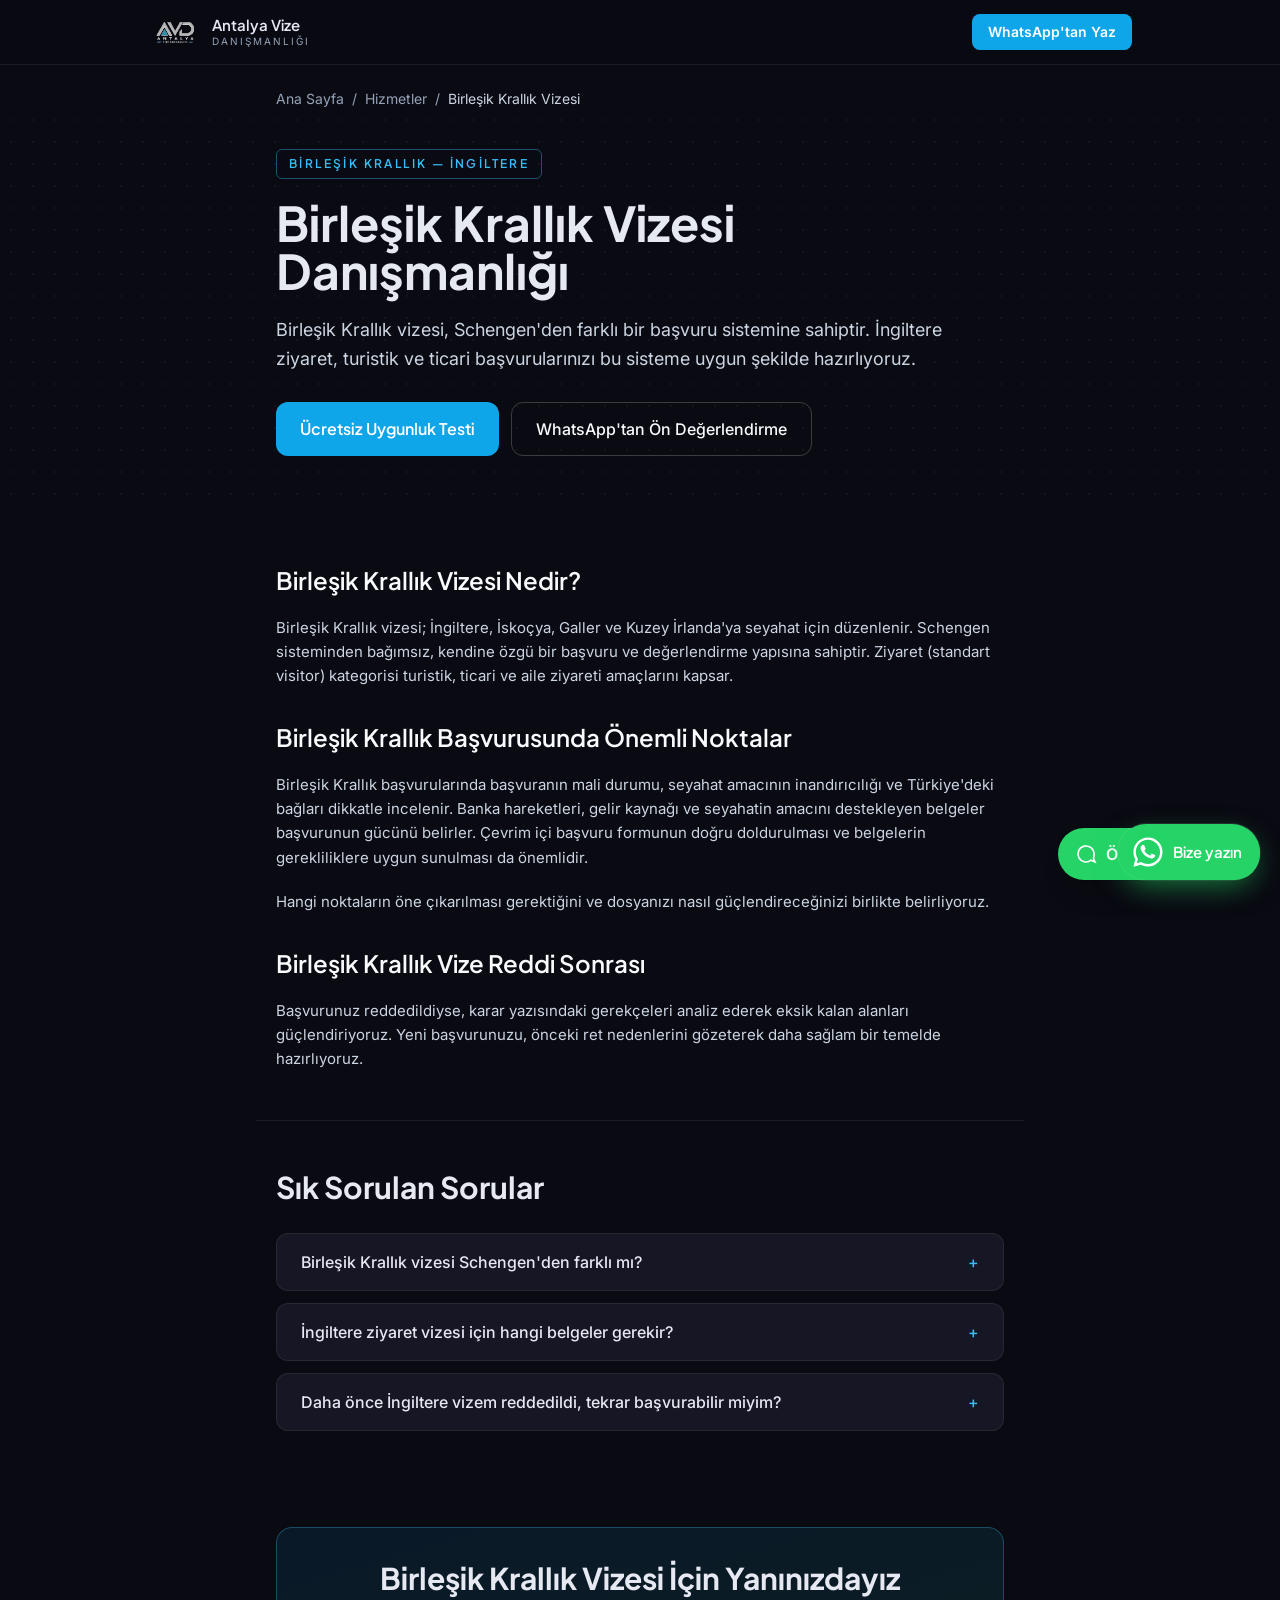
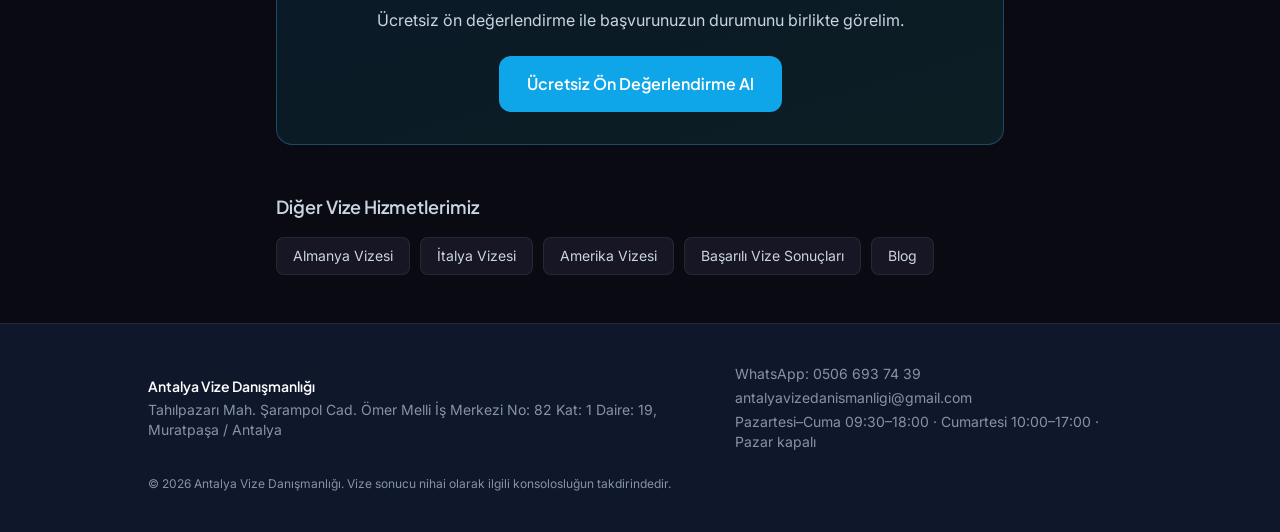
<file: birlesik-krallik-vizesi.html>
<!DOCTYPE html>
<html lang="tr">
<head>
<meta charset="UTF-8" />
<meta name="viewport" content="width=device-width, initial-scale=1.0" />
<title>Birleşik Krallık Vizesi Danışmanlığı Antalya | İngiltere Vize Başvurusu</title>
<meta name="description" content="Antalya'da Birleşik Krallık (İngiltere) vizesi danışmanlığı. Ziyaret, turistik, ticari ve aile başvurularında dosya hazırlığı, belge kontrolü ve ret sonrası destek. Ücretsiz ön değerlendirme." />
<meta name="keywords" content="Birleşik Krallık vizesi, İngiltere vizesi, UK vize başvurusu Antalya, İngiltere ziyaret vizesi, Birleşik Krallık vize danışmanlığı" />
<meta name="robots" content="index, follow, max-image-preview:large" />
<meta name="author" content="Antalya Vize Danışmanlığı" />
<meta name="geo.region" content="TR-07" />
<meta name="geo.placename" content="Antalya" />
<link rel="canonical" href="https://antalyavizedanismanligi.com/birlesik-krallik-vizesi" />
<link rel="icon" type="image/svg+xml" href="logo.svg" />
<meta property="og:type" content="article" />
<meta property="og:site_name" content="Antalya Vize Danışmanlığı" />
<meta property="og:title" content="Birleşik Krallık Vizesi Danışmanlığı Antalya | İngiltere Vize Başvurusu" />
<meta property="og:description" content="Antalya'da Birleşik Krallık (İngiltere) vizesi danışmanlığı. Ziyaret, turistik, ticari ve aile başvurularında dosya hazırlığı, belge kontrolü ve ret sonrası destek. Ücretsiz ön değerlendirme." />
<meta property="og:locale" content="tr_TR" />
<meta property="og:url" content="https://antalyavizedanismanligi.com/birlesik-krallik-vizesi" />
<meta property="og:image" content="https://antalyavizedanismanligi.com/og-image.jpg" />
<meta name="twitter:card" content="summary_large_image" />
<meta name="twitter:title" content="Birleşik Krallık Vizesi Danışmanlığı Antalya | İngiltere Vize Başvurusu" />
<meta name="twitter:description" content="Antalya'da Birleşik Krallık (İngiltere) vizesi danışmanlığı. Ziyaret, turistik, ticari ve aile başvurularında dosya hazırlığı, belge kontrolü ve ret sonrası destek. Ücretsiz ön değerlendirme." />
<meta name="twitter:image" content="https://antalyavizedanismanligi.com/og-image.jpg" />
<script type="application/ld+json">
{
  "@context":"https://schema.org",
  "@graph":[
    {"@type":"Service","name":"Birleşik Krallık Vize Danışmanlığı","serviceType":"Vize Danışmanlığı","provider":{"@type":"ProfessionalService","name":"Antalya Vize Danışmanlığı","telephone":"+905066937439","email":"antalyavizedanismanligi@gmail.com","address":{"@type":"PostalAddress","streetAddress":"Tahılpazarı Mah. Şarampol Cad. Ömer Melli İş Merkezi No: 82","addressLocality":"Muratpaşa","addressRegion":"Antalya","addressCountry":"TR"}},"areaServed":{"@type":"City","name":"Antalya"},"description":"Antalya'da Birleşik Krallık (İngiltere) vizesi danışmanlığı. Ziyaret, turistik, ticari ve aile başvurularında dosya hazırlığı, belge kontrolü ve ret sonrası destek. Ücretsiz ön değerlendirme."},
    {"@type":"BreadcrumbList","itemListElement":[
      {"@type":"ListItem","position":1,"name":"Ana Sayfa","item":"https://antalyavizedanismanligi.com/"},
      {"@type":"ListItem","position":2,"name":"Hizmetler","item":"https://antalyavizedanismanligi.com/#hizmetler"},
      {"@type":"ListItem","position":3,"name":"Birleşik Krallık Vizesi","item":"https://antalyavizedanismanligi.com/birlesik-krallik-vizesi"}
    ]},
    {"@type":"FAQPage","mainEntity":[{"@type":"Question","name":"Birleşik Krallık vizesi Schengen'den farklı mı?","acceptedAnswer":{"@type":"Answer","text":"Evet. Birleşik Krallık, Schengen bölgesinin dışındadır ve kendi başvuru sistemine sahiptir. Bu nedenle belgeler ve değerlendirme kriterleri Schengen başvurularından farklıdır."}},{"@type":"Question","name":"İngiltere ziyaret vizesi için hangi belgeler gerekir?","acceptedAnswer":{"@type":"Answer","text":"Pasaport, mali durum belgeleri, seyahat planı ve amacı destekleyen evraklar ile bağ belgeleri genel olarak istenir. Aile ziyaretlerinde davet ve konaklama bilgileri de eklenir. Kesin liste durumunuza göre belirlenir."}},{"@type":"Question","name":"Daha önce İngiltere vizem reddedildi, tekrar başvurabilir miyim?","acceptedAnswer":{"@type":"Answer","text":"Evet. Ret gerekçesini değerlendirip eksikleri gidererek yeni bir başvuru hazırlayabiliriz."}}]}
  ]
}
</script>

<link rel="preconnect" href="https://fonts.googleapis.com">
<link rel="preconnect" href="https://fonts.gstatic.com" crossorigin>
<link href="https://fonts.googleapis.com/css2?family=Plus+Jakarta+Sans:wght@400;500;600;700;800&family=Inter:wght@400;500;600;700&display=swap" rel="stylesheet">

<style>html{scroll-behavior:smooth}body{-webkit-font-smoothing:antialiased;background:#0a0a12;color:#e6e9f2}.dotgrid{background-image:radial-gradient(#ffffff0a 1px,transparent 1px);background-size:22px 22px}</style>
<link rel="stylesheet" href="tw.css" />
</head>
<body class="font-sans">

<header class="sticky top-0 z-50 bg-ink-950/85 backdrop-blur border-b border-slatey-200">
  <div class="max-w-5xl mx-auto px-5 h-16 flex items-center justify-between">
    <a href="index.html" class="flex items-center gap-2.5">
      <img src="logo-light.svg" alt="Antalya Vize Danışmanlığı logosu" class="h-9 w-auto" />
      <span class="leading-tight"><span class="block font-display font-semibold text-[15px]">Antalya Vize</span><span class="block text-[10px] tracking-[0.2em] text-slatey-500 uppercase">Danışmanlığı</span></span>
    </a>
    <a href="https://wa.me/905066937439?text=Merhaba%2C%20Birle%C5%9Fik%20Krall%C4%B1k%20%28%C4%B0ngiltere%29%20vizesi%20hakk%C4%B1nda%20bilgi%20almak%20istiyorum." target="_blank" rel="noopener" class="inline-flex items-center gap-2 bg-brand-500 hover:bg-brand-600 text-white text-sm font-semibold px-4 py-2 rounded-lg transition">WhatsApp'tan Yaz</a>
  </div>
</header>

<nav aria-label="Breadcrumb" class="max-w-3xl mx-auto px-5 pt-6 text-sm text-slatey-500">
  <ol class="flex flex-wrap items-center gap-2">
    <li><a href="index.html" class="hover:text-slatey-900">Ana Sayfa</a></li>
    <li aria-hidden="true">/</li>
    <li><a href="index.html#hizmetler" class="hover:text-slatey-900">Hizmetler</a></li>
    <li aria-hidden="true">/</li>
    <li class="text-slatey-700" aria-current="page">Birleşik Krallık Vizesi</li>
  </ol>
</nav>

<main>
  <section class="dotgrid">
    <div class="max-w-3xl mx-auto px-5 pt-10 pb-12">
      <span class="inline-block text-brand-600 text-xs font-display font-semibold tracking-[0.2em] uppercase border border-brand-400/40 rounded-md px-3 py-1.5 mb-5">Birleşik Krallık — İngiltere</span>
      <h1 class="font-display font-bold text-3xl md:text-5xl leading-tight mb-5">Birleşik Krallık Vizesi Danışmanlığı</h1>
      <p class="text-slatey-700 text-lg leading-relaxed mb-7">Birleşik Krallık vizesi, Schengen'den farklı bir başvuru sistemine sahiptir. İngiltere ziyaret, turistik ve ticari başvurularınızı bu sisteme uygun şekilde hazırlıyoruz.</p>
      <div class="flex flex-col sm:flex-row gap-3">
        <a href="index.html#test" class="inline-flex items-center justify-center gap-2 bg-brand-500 hover:bg-brand-600 text-white font-semibold px-6 py-3.5 rounded-xl transition font-display">Ücretsiz Uygunluk Testi</a>
        <a href="https://wa.me/905066937439?text=Merhaba%2C%20Birle%C5%9Fik%20Krall%C4%B1k%20%28%C4%B0ngiltere%29%20vizesi%20hakk%C4%B1nda%20bilgi%20almak%20istiyorum." target="_blank" rel="noopener" class="inline-flex items-center justify-center gap-2 border border-white/20 hover:border-white/40 text-slatey-900 font-medium px-6 py-3.5 rounded-xl transition">WhatsApp'tan Ön Değerlendirme</a>
      </div>
    </div>
  </section>

  <article class="max-w-3xl mx-auto px-5 py-12 space-y-5 text-slatey-700 leading-relaxed text-[15px]">
    <h2 class="font-display font-semibold text-2xl text-slatey-900 pt-3">Birleşik Krallık Vizesi Nedir?</h2><p>Birleşik Krallık vizesi; İngiltere, İskoçya, Galler ve Kuzey İrlanda'ya seyahat için düzenlenir. Schengen sisteminden bağımsız, kendine özgü bir başvuru ve değerlendirme yapısına sahiptir. Ziyaret (standart visitor) kategorisi turistik, ticari ve aile ziyareti amaçlarını kapsar.</p><h2 class="font-display font-semibold text-2xl text-slatey-900 pt-3">Birleşik Krallık Başvurusunda Önemli Noktalar</h2><p>Birleşik Krallık başvurularında başvuranın mali durumu, seyahat amacının inandırıcılığı ve Türkiye'deki bağları dikkatle incelenir. Banka hareketleri, gelir kaynağı ve seyahatin amacını destekleyen belgeler başvurunun gücünü belirler. Çevrim içi başvuru formunun doğru doldurulması ve belgelerin gerekliliklere uygun sunulması da önemlidir.</p><p>Hangi noktaların öne çıkarılması gerektiğini ve dosyanızı nasıl güçlendireceğinizi birlikte belirliyoruz.</p><h2 class="font-display font-semibold text-2xl text-slatey-900 pt-3">Birleşik Krallık Vize Reddi Sonrası</h2><p>Başvurunuz reddedildiyse, karar yazısındaki gerekçeleri analiz ederek eksik kalan alanları güçlendiriyoruz. Yeni başvurunuzu, önceki ret nedenlerini gözeterek daha sağlam bir temelde hazırlıyoruz.</p>
  </article>

  <section class="max-w-3xl mx-auto px-5 py-12 border-t border-slatey-200">
    <h2 class="font-display font-bold text-2xl md:text-3xl mb-7">Sık Sorulan Sorular</h2>
    <div class="space-y-3"><details class="bg-ink-850 rounded-xl border border-slatey-200 px-6 py-4 group">
<summary class="font-medium cursor-pointer list-none flex items-center justify-between gap-4">Birleşik Krallık vizesi Schengen&#x27;den farklı mı?<span class="text-brand-600 group-open:rotate-45 transition-transform">+</span></summary>
<p class="text-slatey-700 leading-relaxed mt-3">Evet. Birleşik Krallık, Schengen bölgesinin dışındadır ve kendi başvuru sistemine sahiptir. Bu nedenle belgeler ve değerlendirme kriterleri Schengen başvurularından farklıdır.</p></details><details class="bg-ink-850 rounded-xl border border-slatey-200 px-6 py-4 group">
<summary class="font-medium cursor-pointer list-none flex items-center justify-between gap-4">İngiltere ziyaret vizesi için hangi belgeler gerekir?<span class="text-brand-600 group-open:rotate-45 transition-transform">+</span></summary>
<p class="text-slatey-700 leading-relaxed mt-3">Pasaport, mali durum belgeleri, seyahat planı ve amacı destekleyen evraklar ile bağ belgeleri genel olarak istenir. Aile ziyaretlerinde davet ve konaklama bilgileri de eklenir. Kesin liste durumunuza göre belirlenir.</p></details><details class="bg-ink-850 rounded-xl border border-slatey-200 px-6 py-4 group">
<summary class="font-medium cursor-pointer list-none flex items-center justify-between gap-4">Daha önce İngiltere vizem reddedildi, tekrar başvurabilir miyim?<span class="text-brand-600 group-open:rotate-45 transition-transform">+</span></summary>
<p class="text-slatey-700 leading-relaxed mt-3">Evet. Ret gerekçesini değerlendirip eksikleri gidererek yeni bir başvuru hazırlayabiliriz.</p></details></div>
  </section>

  <section class="max-w-3xl mx-auto px-5 py-12">
    <div class="bg-gradient-to-br from-brand-500/10 to-accent-400/10 border border-brand-400/30 rounded-2xl p-8 text-center">
      <h2 class="font-display font-bold text-2xl md:text-3xl mb-3">Birleşik Krallık Vizesi İçin Yanınızdayız</h2>
      <p class="text-slatey-700 mb-6 max-w-xl mx-auto">Ücretsiz ön değerlendirme ile başvurunuzun durumunu birlikte görelim.</p>
      <a href="https://wa.me/905066937439?text=Merhaba%2C%20Birle%C5%9Fik%20Krall%C4%B1k%20%28%C4%B0ngiltere%29%20vizesi%20hakk%C4%B1nda%20bilgi%20almak%20istiyorum." target="_blank" rel="noopener" class="inline-flex items-center justify-center gap-2 bg-brand-500 hover:bg-brand-600 text-white font-semibold px-7 py-4 rounded-xl transition font-display">Ücretsiz Ön Değerlendirme Al</a>
    </div>
  </section>

  <section class="max-w-3xl mx-auto px-5 pb-12">
    <h2 class="font-display font-semibold text-lg mb-4 text-slatey-700">Diğer Vize Hizmetlerimiz</h2>
    <div class="flex flex-wrap gap-2.5"><a href="almanya-vizesi.html" class="inline-flex items-center px-4 py-2 rounded-lg bg-ink-850 border border-slatey-200 hover:border-violet-400/40 text-slatey-700 hover:text-slatey-900 text-sm transition">Almanya Vizesi</a><a href="italya-vizesi.html" class="inline-flex items-center px-4 py-2 rounded-lg bg-ink-850 border border-slatey-200 hover:border-violet-400/40 text-slatey-700 hover:text-slatey-900 text-sm transition">İtalya Vizesi</a><a href="amerika-vizesi.html" class="inline-flex items-center px-4 py-2 rounded-lg bg-ink-850 border border-slatey-200 hover:border-violet-400/40 text-slatey-700 hover:text-slatey-900 text-sm transition">Amerika Vizesi</a><a href="basarili-vize-sonuclari.html" class="inline-flex items-center px-4 py-2 rounded-lg bg-ink-850 border border-slatey-200 hover:border-violet-400/40 text-slatey-700 hover:text-slatey-900 text-sm transition">Başarılı Vize Sonuçları</a><a href="blog.html" class="inline-flex items-center px-4 py-2 rounded-lg bg-ink-850 border border-slatey-200 hover:border-violet-400/40 text-slatey-700 hover:text-slatey-900 text-sm transition">Blog</a></div>
  </section>
</main>

<footer class="border-t border-slatey-200 py-10" style="background:#0f172a">
  <div class="max-w-5xl mx-auto px-5 text-sm text-slatey-400">
    <div class="flex flex-col md:flex-row md:items-center justify-between gap-4">
      <div>
        <div class="font-display font-semibold text-white mb-1">Antalya Vize Danışmanlığı</div>
        <p>Tahılpazarı Mah. Şarampol Cad. Ömer Melli İş Merkezi No: 82 Kat: 1 Daire: 19, Muratpaşa / Antalya</p>
      </div>
      <div class="space-y-1">
        <a href="https://wa.me/905066937439?text=Merhaba%2C%20Birle%C5%9Fik%20Krall%C4%B1k%20%28%C4%B0ngiltere%29%20vizesi%20hakk%C4%B1nda%20bilgi%20almak%20istiyorum." target="_blank" rel="noopener" class="block hover:text-white">WhatsApp: 0506 693 74 39</a>
        <a href="mailto:antalyavizedanismanligi@gmail.com" class="block hover:text-white">antalyavizedanismanligi@gmail.com</a>
        <p>Pazartesi–Cuma 09:30–18:00 · Cumartesi 10:00–17:00 · Pazar kapalı</p>
      </div>
    </div>
    <p class="text-xs text-slatey-400 mt-6">© 2026 Antalya Vize Danışmanlığı. Vize sonucu nihai olarak ilgili konsolosluğun takdirindedir.</p>
  </div>
</footer>

<a href="https://wa.me/905066937439?text=Merhaba%2C%20Birle%C5%9Fik%20Krall%C4%B1k%20%28%C4%B0ngiltere%29%20vizesi%20hakk%C4%B1nda%20bilgi%20almak%20istiyorum." target="_blank" rel="noopener" aria-label="WhatsApp ile iletişime geç" class="fixed bottom-5 right-5 z-50 inline-flex items-center gap-2 bg-[#25D366] hover:bg-[#1ebe5d] text-white font-semibold px-4 py-3.5 rounded-full shadow-xl transition">
  <svg viewBox="0 0 24 24" fill="none" stroke="currentColor" stroke-width="1.6" class="w-6 h-6"><path d="M20 12a8 8 0 1 0-3 6.2L21 20l-1.5-3.5A8 8 0 0 0 20 12Z"/></svg>
  <span class="hidden sm:inline">Ön Değerlendirme</span>
</a>

<!-- Yüzen WhatsApp butonu -->
<a href="https://wa.me/905066937439?text=Merhaba%2C%20vize%20s%C3%BCrecim%20hakk%C4%B1nda%20bilgi%20almak%20istiyorum." target="_blank" rel="noopener" aria-label="WhatsApp ile iletişime geçin"
   style="position:fixed;right:20px;bottom:20px;z-index:60;display:inline-flex;align-items:center;gap:10px;background:#25D366;color:#fff;padding:13px 18px 13px 15px;border-radius:999px;font-family:'Plus Jakarta Sans',sans-serif;font-weight:600;font-size:15px;text-decoration:none;box-shadow:0 10px 30px -6px rgba(37,211,102,.6),0 0 0 1px rgba(255,255,255,.1);transition:transform .2s,box-shadow .2s"
   onmouseover="this.style.transform='scale(1.05)'" onmouseout="this.style.transform='scale(1)'">
  <span style="position:relative;display:grid;place-items:center;width:30px;height:30px">
    <span style="position:absolute;inset:-6px;border-radius:50%;background:rgba(37,211,102,.5);animation:waPulse 2s ease-out infinite"></span>
    <svg viewBox="0 0 32 32" fill="#fff" style="width:30px;height:30px;position:relative"><path d="M16 .5C7.4.5.5 7.4.5 16c0 2.8.7 5.4 2 7.8L.4 31.6l8-2.1c2.3 1.2 4.9 1.9 7.6 1.9 8.6 0 15.5-6.9 15.5-15.5S24.6.5 16 .5zm0 28.3c-2.5 0-4.8-.7-6.8-1.8l-.5-.3-4.7 1.2 1.3-4.6-.3-.5c-1.3-2.1-2-4.5-2-7 0-7.1 5.8-12.9 12.9-12.9S28.9 8.9 28.9 16 23.1 28.8 16 28.8zm7.1-9.7c-.4-.2-2.3-1.1-2.6-1.3-.3-.1-.6-.2-.9.2s-1 1.3-1.2 1.5c-.2.2-.4.3-.8.1-.4-.2-1.6-.6-3.1-1.9-1.1-1-1.9-2.3-2.2-2.7-.2-.4 0-.6.2-.8.2-.2.4-.4.5-.7.2-.2.2-.4.4-.7.1-.3.1-.5 0-.7-.1-.2-.9-2.2-1.3-3-.3-.8-.7-.7-.9-.7h-.8c-.3 0-.7.1-1 .5-.4.4-1.3 1.3-1.3 3.1s1.4 3.6 1.5 3.9c.2.3 2.7 4.2 6.6 5.9.9.4 1.6.6 2.2.8.9.3 1.8.2 2.4.2.7-.1 2.3-.9 2.6-1.9.3-.9.3-1.7.2-1.9-.1-.1-.4-.2-.8-.4z"/></svg>
  </span>
  <span class="wa-label" style="white-space:nowrap">Bize yazın</span>
</a>
<style>
  @keyframes waPulse{0%{transform:scale(1);opacity:.7}70%{transform:scale(1.5);opacity:0}100%{opacity:0}}
  @media(max-width:520px){.wa-label{display:none}a[aria-label="WhatsApp ile iletişime geçin"]{padding:14px!important}}
  @media(prefers-reduced-motion:reduce){a[aria-label="WhatsApp ile iletişime geçin"] span span{animation:none!important}}
</style>
</body>
</html>
</file>
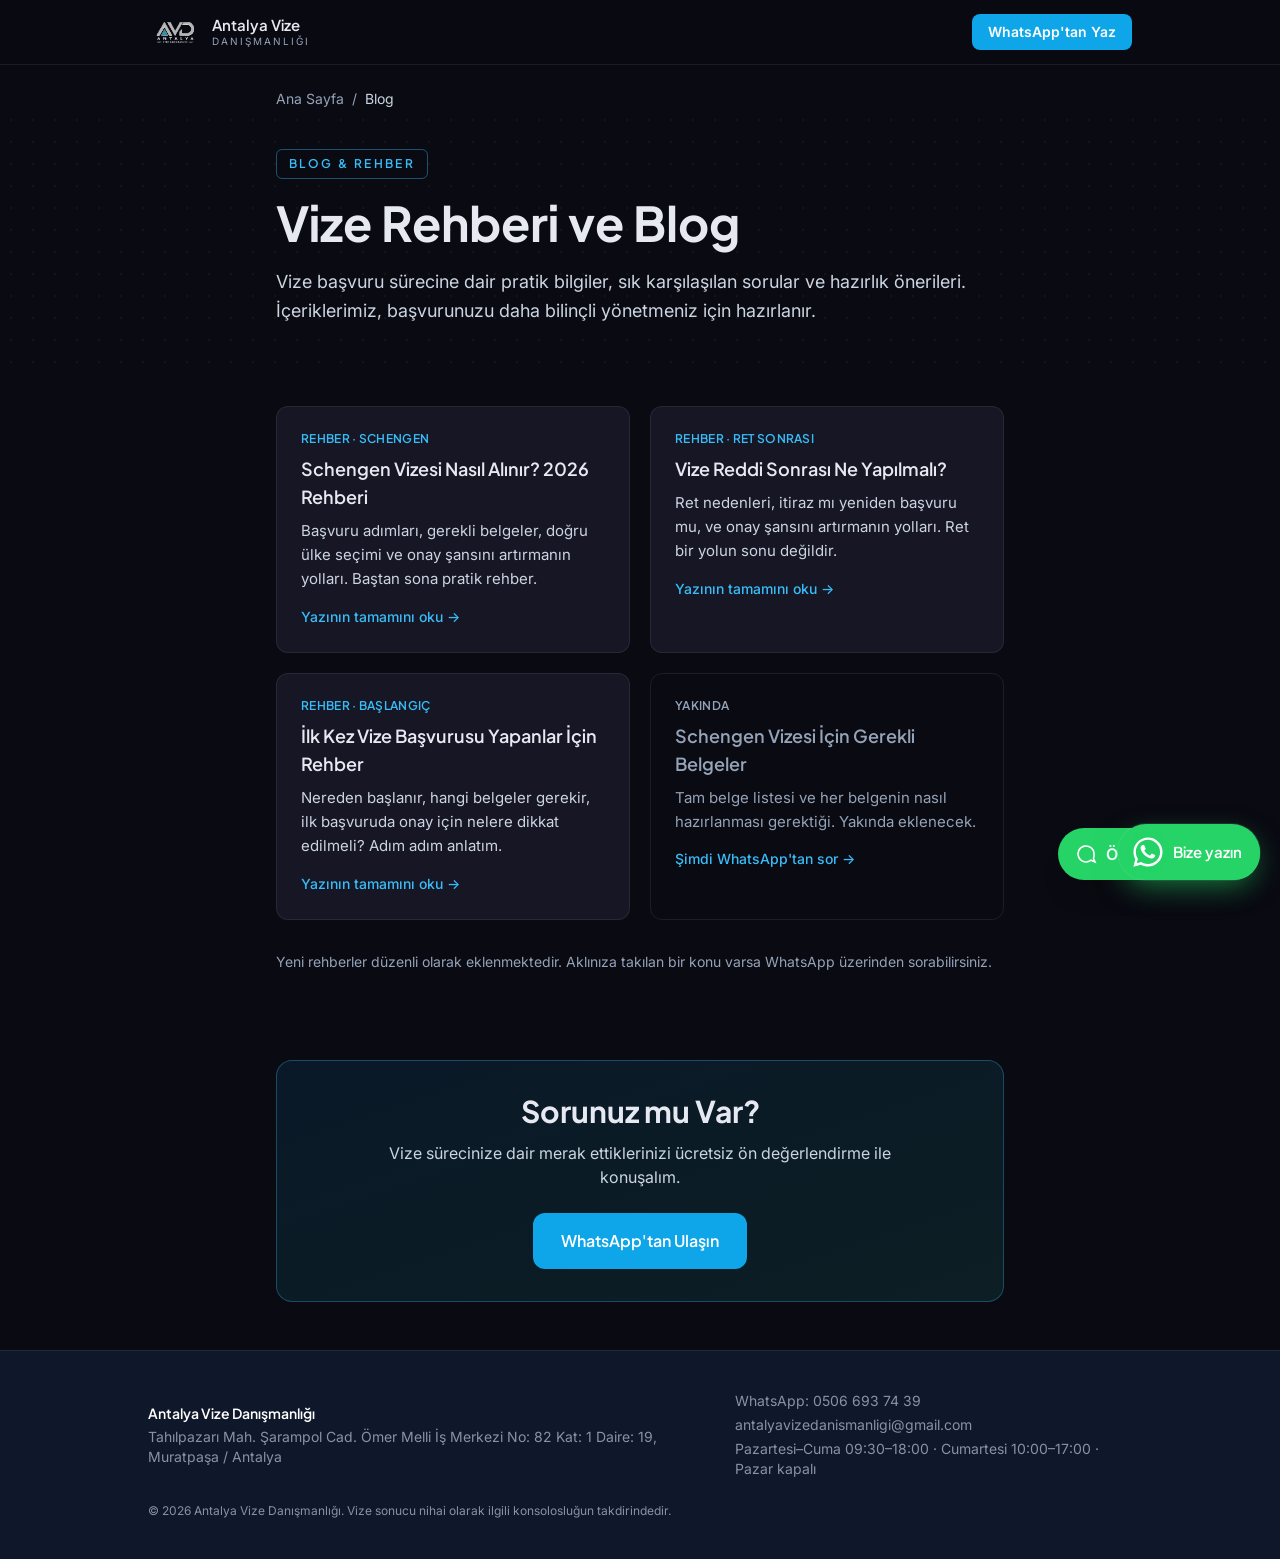
<file: blog.html>
<!DOCTYPE html><html lang="tr"><head>
<meta charset="UTF-8"/><meta name="viewport" content="width=device-width, initial-scale=1.0"/>
<title>Vize Rehberi ve Blog | Antalya Vize Danışmanlığı</title><meta name="description" content="Vize başvuru sürecine dair rehberler: Schengen belgeleri, vize reddi nedenleri, ABD mülakatı ve daha fazlası. Antalya Vize Danışmanlığı blog."/>
<meta name="keywords" content="vize blog, vize rehberi, Schengen belgeleri, vize reddi nedenleri, ABD vize mülakatı"/><meta name="robots" content="index, follow, max-image-preview:large"/>
<meta name="geo.region" content="TR-07"/><meta name="geo.placename" content="Antalya"/>
<link rel="canonical" href="https://antalyavizedanismanligi.com/blog"/><link rel="icon" type="image/svg+xml" href="logo.svg"/>
<meta property="og:type" content="website"/><meta property="og:site_name" content="Antalya Vize Danışmanlığı"/>
<meta property="og:title" content="Vize Rehberi ve Blog | Antalya Vize Danışmanlığı"/><meta property="og:description" content="Vize başvuru sürecine dair rehberler: Schengen belgeleri, vize reddi nedenleri, ABD mülakatı ve daha fazlası. Antalya Vize Danışmanlığı blog."/>
<meta property="og:locale" content="tr_TR"/><meta property="og:url" content="https://antalyavizedanismanligi.com/blog"/>
<meta property="og:image" content="https://antalyavizedanismanligi.com/og-image.jpg"/>
<meta name="twitter:card" content="summary_large_image"/><meta name="twitter:title" content="Vize Rehberi ve Blog | Antalya Vize Danışmanlığı"/>
<meta name="twitter:description" content="Vize başvuru sürecine dair rehberler: Schengen belgeleri, vize reddi nedenleri, ABD mülakatı ve daha fazlası. Antalya Vize Danışmanlığı blog."/><meta name="twitter:image" content="https://antalyavizedanismanligi.com/og-image.jpg"/>
<script type="application/ld+json">{"@context":"https://schema.org","@type":"Blog","name":"Antalya Vize Danışmanlığı Blog","description":"Vize başvuru süreçlerine dair rehber içerikler.","url":"https://antalyavizedanismanligi.com/blog","publisher":{"@type":"Organization","name":"Antalya Vize Danışmanlığı"}}</script>

<link rel="preconnect" href="https://fonts.googleapis.com"><link rel="preconnect" href="https://fonts.gstatic.com" crossorigin>
<link href="https://fonts.googleapis.com/css2?family=Plus+Jakarta+Sans:wght@400;500;600;700;800&family=Inter:wght@400;500;600;700&display=swap" rel="stylesheet">

<style>html{scroll-behavior:smooth}body{-webkit-font-smoothing:antialiased;background:#0a0a12;color:#e6e9f2}.dotgrid{background-image:radial-gradient(#ffffff0a 1px,transparent 1px);background-size:22px 22px}</style>
<link rel="stylesheet" href="tw.css" />
</head><body class="font-sans">
<header class="sticky top-0 z-50 bg-ink-950/85 backdrop-blur border-b border-slatey-200"><div class="max-w-5xl mx-auto px-5 h-16 flex items-center justify-between">
<a href="index.html" class="flex items-center gap-2.5"><img src="logo-light.svg" alt="Antalya Vize Danışmanlığı logosu" class="h-9 w-auto"/><span class="leading-tight"><span class="block font-display font-semibold text-[15px]">Antalya Vize</span><span class="block text-[10px] tracking-[0.2em] text-slatey-500 uppercase">Danışmanlığı</span></span></a>
<a href="https://wa.me/905066937439?text=Merhaba%2C%20%C3%BCcretsiz%20%C3%B6n%20de%C4%9Ferlendirme%20talep%20ediyorum." target="_blank" rel="noopener" class="inline-flex items-center gap-2 bg-brand-500 hover:bg-brand-600 text-white text-sm font-semibold px-4 py-2 rounded-lg transition">WhatsApp'tan Yaz</a></div></header>
<nav aria-label="Breadcrumb" class="max-w-3xl mx-auto px-5 pt-6 text-sm text-slatey-500"><ol class="flex flex-wrap items-center gap-2"><li><a href="index.html" class="hover:text-slatey-900">Ana Sayfa</a></li><li aria-hidden="true">/</li><li class="text-slatey-700" aria-current="page">Blog</li></ol></nav>
<main><section class="dotgrid"><div class="max-w-3xl mx-auto px-5 pt-10 pb-10">
<span class="inline-block text-brand-600 text-xs font-display font-semibold tracking-[0.2em] uppercase border border-brand-400/40 rounded-md px-3 py-1.5 mb-5">Blog & Rehber</span>
<h1 class="font-display font-bold text-3xl md:text-5xl leading-tight mb-5">Vize Rehberi ve Blog</h1>
<p class="text-slatey-700 text-lg leading-relaxed">Vize başvuru sürecine dair pratik bilgiler, sık karşılaşılan sorular ve hazırlık önerileri. İçeriklerimiz, başvurunuzu daha bilinçli yönetmeniz için hazırlanır.</p></div></section>
<section class="max-w-3xl mx-auto px-5 py-10"><div class="grid sm:grid-cols-2 gap-5">

<a href="schengen-vizesi-nasil-alinir.html" class="block bg-ink-850 rounded-xl border border-slatey-200 p-6 hover:border-violet-400/40 transition">
<div class="text-xs text-brand-600 font-display font-semibold uppercase tracking-wide mb-2">Rehber · Schengen</div>
<h2 class="font-display font-semibold text-lg mb-2">Schengen Vizesi Nasıl Alınır? 2026 Rehberi</h2>
<p class="text-slatey-700 leading-relaxed text-[15px] mb-3">Başvuru adımları, gerekli belgeler, doğru ülke seçimi ve onay şansını artırmanın yolları. Baştan sona pratik rehber.</p>
<span class="text-brand-600 text-sm font-medium">Yazının tamamını oku →</span></a>

<a href="vize-reddi-sonrasi-ne-yapilir.html" class="block bg-ink-850 rounded-xl border border-slatey-200 p-6 hover:border-violet-400/40 transition">
<div class="text-xs text-brand-600 font-display font-semibold uppercase tracking-wide mb-2">Rehber · Ret Sonrası</div>
<h2 class="font-display font-semibold text-lg mb-2">Vize Reddi Sonrası Ne Yapılmalı?</h2>
<p class="text-slatey-700 leading-relaxed text-[15px] mb-3">Ret nedenleri, itiraz mı yeniden başvuru mu, ve onay şansını artırmanın yolları. Ret bir yolun sonu değildir.</p>
<span class="text-brand-600 text-sm font-medium">Yazının tamamını oku →</span></a>

<a href="ilk-kez-vize-basvurusu-rehberi.html" class="block bg-ink-850 rounded-xl border border-slatey-200 p-6 hover:border-violet-400/40 transition">
<div class="text-xs text-brand-600 font-display font-semibold uppercase tracking-wide mb-2">Rehber · Başlangıç</div>
<h2 class="font-display font-semibold text-lg mb-2">İlk Kez Vize Başvurusu Yapanlar İçin Rehber</h2>
<p class="text-slatey-700 leading-relaxed text-[15px] mb-3">Nereden başlanır, hangi belgeler gerekir, ilk başvuruda onay için nelere dikkat edilmeli? Adım adım anlatım.</p>
<span class="text-brand-600 text-sm font-medium">Yazının tamamını oku →</span></a>

<article class="bg-ink-850/60 rounded-xl border border-slatey-200 border-dashed p-6">
<div class="text-xs text-slatey-500 font-display font-semibold uppercase tracking-wide mb-2">Yakında</div>
<h2 class="font-display font-semibold text-lg mb-2 text-slatey-500">Schengen Vizesi İçin Gerekli Belgeler</h2>
<p class="text-slatey-500 leading-relaxed text-[15px] mb-3">Tam belge listesi ve her belgenin nasıl hazırlanması gerektiği. Yakında eklenecek.</p>
<a href="https://wa.me/905066937439?text=Merhaba%2C%20Schengen%20belgeleri%20hakk%C4%B1nda%20bilgi%20almak%20istiyorum." target="_blank" rel="noopener" class="text-brand-600 text-sm font-medium hover:text-violet-200">Şimdi WhatsApp'tan sor →</a></article>

</div>
<p class="text-slatey-500 text-sm mt-8">Yeni rehberler düzenli olarak eklenmektedir. Aklınıza takılan bir konu varsa WhatsApp üzerinden sorabilirsiniz.</p></section>
<section class="max-w-3xl mx-auto px-5 py-12"><div class="bg-gradient-to-br from-brand-500/10 to-accent-400/10 border border-brand-400/30 rounded-2xl p-8 text-center">
<h2 class="font-display font-bold text-2xl md:text-3xl mb-3">Sorunuz mu Var?</h2>
<p class="text-slatey-700 mb-6 max-w-xl mx-auto">Vize sürecinize dair merak ettiklerinizi ücretsiz ön değerlendirme ile konuşalım.</p>
<a href="https://wa.me/905066937439?text=Merhaba%2C%20%C3%BCcretsiz%20%C3%B6n%20de%C4%9Ferlendirme%20talep%20ediyorum." target="_blank" rel="noopener" class="inline-flex items-center justify-center gap-2 bg-brand-500 hover:bg-brand-600 text-white font-semibold px-7 py-4 rounded-xl transition font-display">WhatsApp'tan Ulaşın</a></div></section></main>
<footer class="border-t border-slatey-200 py-10" style="background:#0f172a"><div class="max-w-5xl mx-auto px-5 text-sm text-slatey-400">
<div class="flex flex-col md:flex-row md:items-center justify-between gap-4"><div><div class="font-display font-semibold text-white mb-1">Antalya Vize Danışmanlığı</div><p>Tahılpazarı Mah. Şarampol Cad. Ömer Melli İş Merkezi No: 82 Kat: 1 Daire: 19, Muratpaşa / Antalya</p></div>
<div class="space-y-1"><a href="https://wa.me/905066937439?text=Merhaba%2C%20%C3%BCcretsiz%20%C3%B6n%20de%C4%9Ferlendirme%20talep%20ediyorum." target="_blank" rel="noopener" class="block hover:text-white">WhatsApp: 0506 693 74 39</a><a href="mailto:antalyavizedanismanligi@gmail.com" class="block hover:text-white">antalyavizedanismanligi@gmail.com</a><p>Pazartesi–Cuma 09:30–18:00 · Cumartesi 10:00–17:00 · Pazar kapalı</p></div></div>
<p class="text-xs text-slatey-400 mt-6">© 2026 Antalya Vize Danışmanlığı. Vize sonucu nihai olarak ilgili konsolosluğun takdirindedir.</p></div></footer>
<a href="https://wa.me/905066937439?text=Merhaba%2C%20%C3%BCcretsiz%20%C3%B6n%20de%C4%9Ferlendirme%20talep%20ediyorum." target="_blank" rel="noopener" aria-label="WhatsApp ile iletişime geç" class="fixed bottom-5 right-5 z-50 inline-flex items-center gap-2 bg-[#25D366] hover:bg-[#1ebe5d] text-white font-semibold px-4 py-3.5 rounded-full shadow-xl transition"><svg viewBox="0 0 24 24" fill="none" stroke="currentColor" stroke-width="1.6" class="w-6 h-6"><path d="M20 12a8 8 0 1 0-3 6.2L21 20l-1.5-3.5A8 8 0 0 0 20 12Z"/></svg><span class="hidden sm:inline">Ön Değerlendirme</span></a>
<!-- Yüzen WhatsApp butonu -->
<a href="https://wa.me/905066937439?text=Merhaba%2C%20vize%20s%C3%BCrecim%20hakk%C4%B1nda%20bilgi%20almak%20istiyorum." target="_blank" rel="noopener" aria-label="WhatsApp ile iletişime geçin"
   style="position:fixed;right:20px;bottom:20px;z-index:60;display:inline-flex;align-items:center;gap:10px;background:#25D366;color:#fff;padding:13px 18px 13px 15px;border-radius:999px;font-family:'Plus Jakarta Sans',sans-serif;font-weight:600;font-size:15px;text-decoration:none;box-shadow:0 10px 30px -6px rgba(37,211,102,.6),0 0 0 1px rgba(255,255,255,.1);transition:transform .2s,box-shadow .2s"
   onmouseover="this.style.transform='scale(1.05)'" onmouseout="this.style.transform='scale(1)'">
  <span style="position:relative;display:grid;place-items:center;width:30px;height:30px">
    <span style="position:absolute;inset:-6px;border-radius:50%;background:rgba(37,211,102,.5);animation:waPulse 2s ease-out infinite"></span>
    <svg viewBox="0 0 32 32" fill="#fff" style="width:30px;height:30px;position:relative"><path d="M16 .5C7.4.5.5 7.4.5 16c0 2.8.7 5.4 2 7.8L.4 31.6l8-2.1c2.3 1.2 4.9 1.9 7.6 1.9 8.6 0 15.5-6.9 15.5-15.5S24.6.5 16 .5zm0 28.3c-2.5 0-4.8-.7-6.8-1.8l-.5-.3-4.7 1.2 1.3-4.6-.3-.5c-1.3-2.1-2-4.5-2-7 0-7.1 5.8-12.9 12.9-12.9S28.9 8.9 28.9 16 23.1 28.8 16 28.8zm7.1-9.7c-.4-.2-2.3-1.1-2.6-1.3-.3-.1-.6-.2-.9.2s-1 1.3-1.2 1.5c-.2.2-.4.3-.8.1-.4-.2-1.6-.6-3.1-1.9-1.1-1-1.9-2.3-2.2-2.7-.2-.4 0-.6.2-.8.2-.2.4-.4.5-.7.2-.2.2-.4.4-.7.1-.3.1-.5 0-.7-.1-.2-.9-2.2-1.3-3-.3-.8-.7-.7-.9-.7h-.8c-.3 0-.7.1-1 .5-.4.4-1.3 1.3-1.3 3.1s1.4 3.6 1.5 3.9c.2.3 2.7 4.2 6.6 5.9.9.4 1.6.6 2.2.8.9.3 1.8.2 2.4.2.7-.1 2.3-.9 2.6-1.9.3-.9.3-1.7.2-1.9-.1-.1-.4-.2-.8-.4z"/></svg>
  </span>
  <span class="wa-label" style="white-space:nowrap">Bize yazın</span>
</a>
<style>
  @keyframes waPulse{0%{transform:scale(1);opacity:.7}70%{transform:scale(1.5);opacity:0}100%{opacity:0}}
  @media(max-width:520px){.wa-label{display:none}a[aria-label="WhatsApp ile iletişime geçin"]{padding:14px!important}}
  @media(prefers-reduced-motion:reduce){a[aria-label="WhatsApp ile iletişime geçin"] span span{animation:none!important}}
</style>
</body></html>
</file>
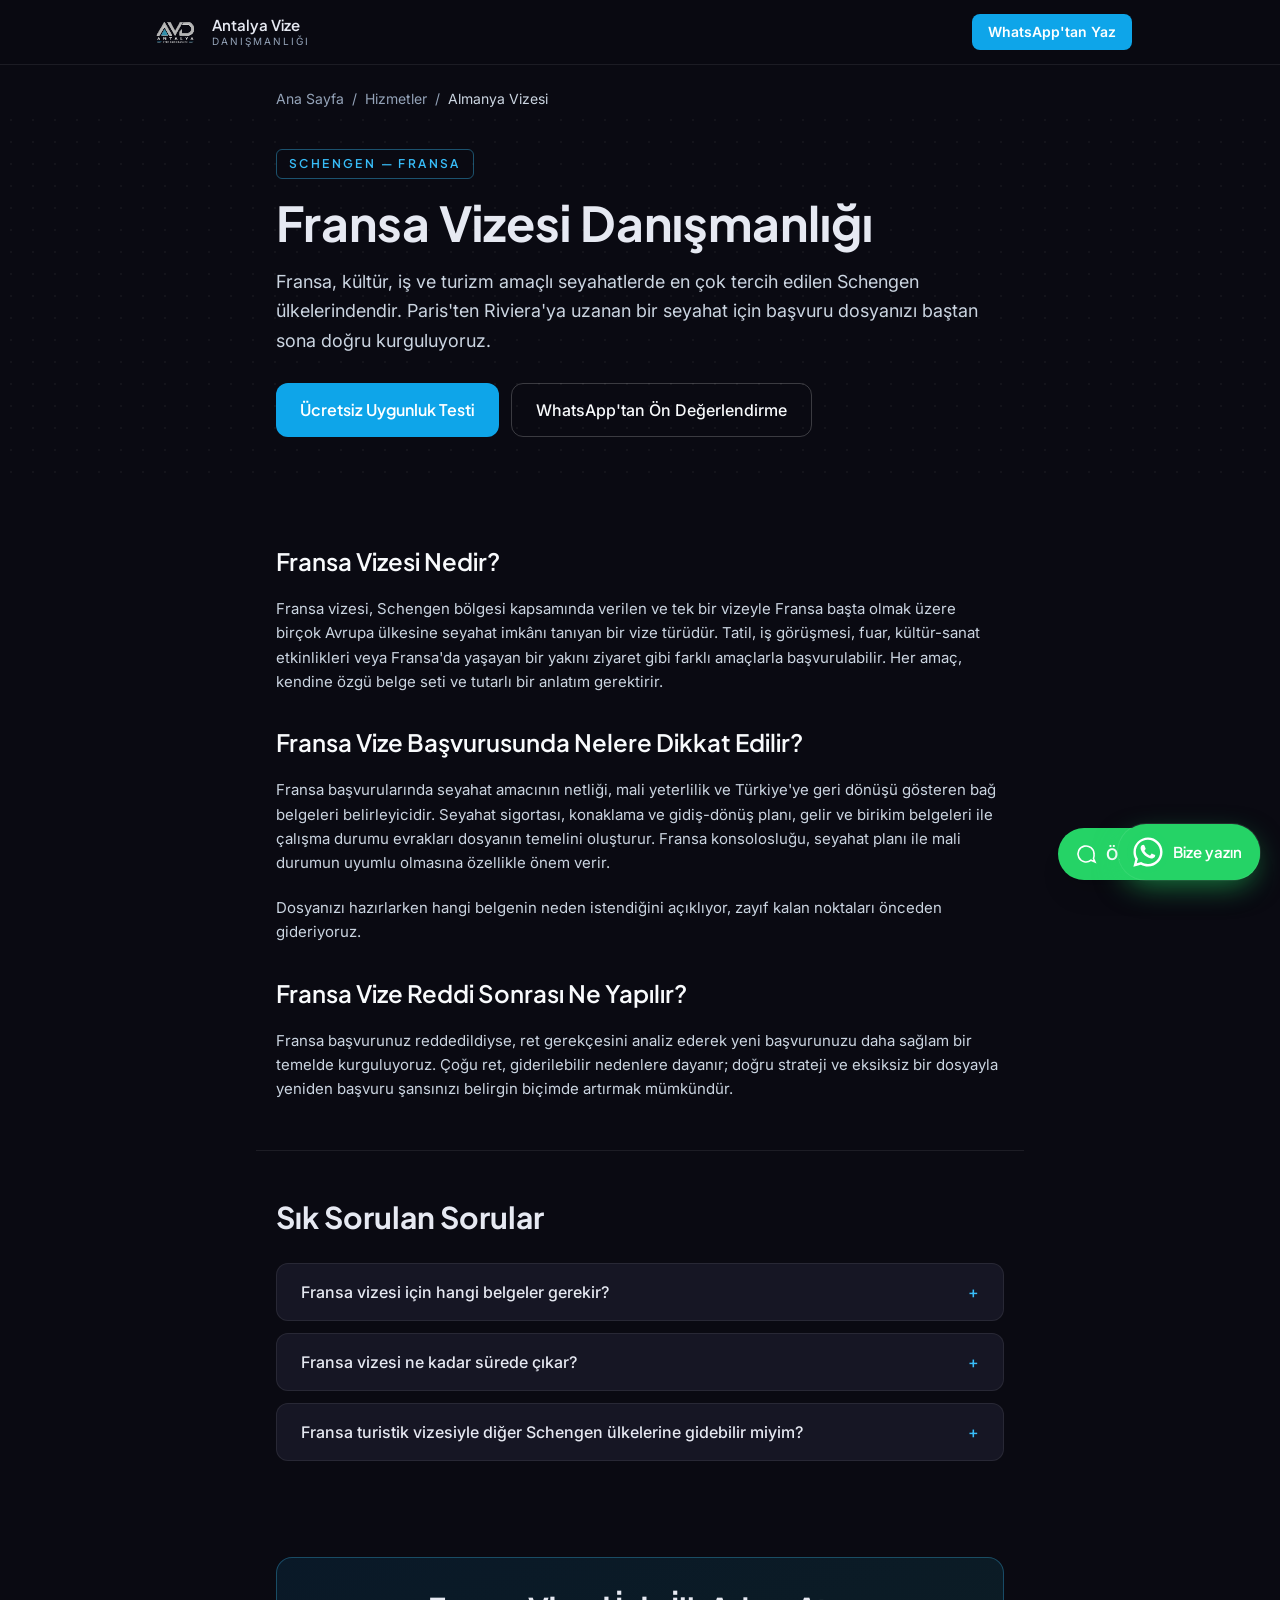
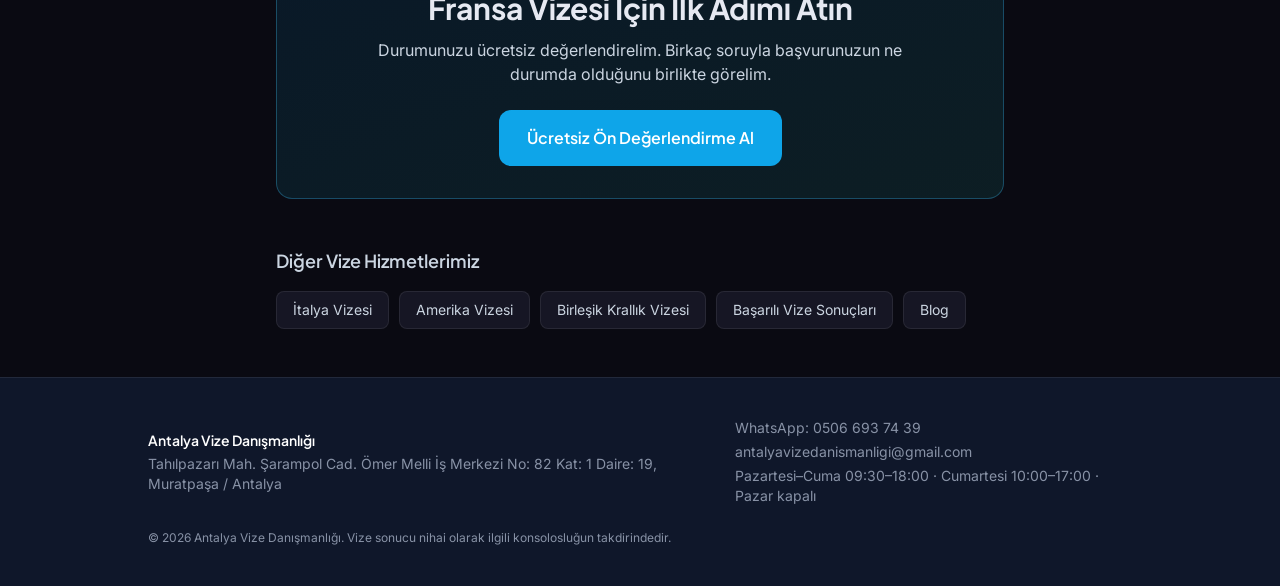
<file: fransa-vizesi.html>
<!DOCTYPE html>
<html lang="tr">
<head>
<meta charset="UTF-8" />
<meta name="viewport" content="width=device-width, initial-scale=1.0" />
<title>Fransa Vizesi Danışmanlığı Antalya | Schengen Vize Başvurusu</title>
<meta name="description" content="Antalya'da Fransa (Schengen) vizesi danışmanlığı. Turistik, ticari ve aile ziyareti başvurularında dosya hazırlığı, belge kontrolü ve ret sonrası destek. Ücretsiz ön değerlendirme." />
<meta name="keywords" content="Fransa vizesi, Fransa Schengen vizesi, Fransa vize başvurusu Antalya, Fransa turistik vize, Fransa ticari vize, Fransa vize danışmanlığı" />
<meta name="robots" content="index, follow, max-image-preview:large" />
<meta name="author" content="Antalya Vize Danışmanlığı" />
<meta name="geo.region" content="TR-07" />
<meta name="geo.placename" content="Antalya" />
<link rel="canonical" href="https://antalyavizedanismanligi.com/fransa-vizesi" />
<link rel="icon" type="image/svg+xml" href="logo.svg" />
<meta property="og:type" content="article" />
<meta property="og:site_name" content="Antalya Vize Danışmanlığı" />
<meta property="og:title" content="Fransa Vizesi Danışmanlığı Antalya | Schengen Vize Başvurusu" />
<meta property="og:description" content="Antalya'da Fransa (Schengen) vizesi danışmanlığı. Turistik, ticari ve aile ziyareti başvurularında dosya hazırlığı, belge kontrolü ve ret sonrası destek. Ücretsiz ön değerlendirme." />
<meta property="og:locale" content="tr_TR" />
<meta property="og:url" content="https://antalyavizedanismanligi.com/fransa-vizesi" />
<meta property="og:image" content="https://antalyavizedanismanligi.com/og-image.jpg" />
<meta name="twitter:card" content="summary_large_image" />
<meta name="twitter:title" content="Fransa Vizesi Danışmanlığı Antalya | Schengen Vize Başvurusu" />
<meta name="twitter:description" content="Antalya'da Fransa (Schengen) vizesi danışmanlığı. Turistik, ticari ve aile ziyareti başvurularında dosya hazırlığı, belge kontrolü ve ret sonrası destek. Ücretsiz ön değerlendirme." />
<meta name="twitter:image" content="https://antalyavizedanismanligi.com/og-image.jpg" />
<script type="application/ld+json">
{
  "@context":"https://schema.org",
  "@graph":[
    {"@type":"Service","name":"Fransa Vize Danışmanlığı","serviceType":"Vize Danışmanlığı","provider":{"@type":"ProfessionalService","name":"Antalya Vize Danışmanlığı","telephone":"+905066937439","email":"antalyavizedanismanligi@gmail.com","address":{"@type":"PostalAddress","streetAddress":"Tahılpazarı Mah. Şarampol Cad. Ömer Melli İş Merkezi No: 82","addressLocality":"Muratpaşa","addressRegion":"Antalya","addressCountry":"TR"}},"areaServed":{"@type":"City","name":"Antalya"},"description":"Antalya'da Fransa (Schengen) vizesi danışmanlığı. Turistik, ticari ve aile ziyareti başvurularında dosya hazırlığı, belge kontrolü ve ret sonrası destek. Ücretsiz ön değerlendirme."},
    {"@type":"BreadcrumbList","itemListElement":[
      {"@type":"ListItem","position":1,"name":"Ana Sayfa","item":"https://antalyavizedanismanligi.com/"},
      {"@type":"ListItem","position":2,"name":"Hizmetler","item":"https://antalyavizedanismanligi.com/#hizmetler"},
      {"@type":"ListItem","position":3,"name":"Fransa Vizesi","item":"https://antalyavizedanismanligi.com/fransa-vizesi"}
    ]},
    {"@type":"FAQPage","mainEntity":[{"@type":"Question","name":"Fransa vizesi için hangi belgeler gerekir?","acceptedAnswer":{"@type":"Answer","text":"Belgeler seyahat amacınıza ve kişisel durumunuza göre değişir; genel olarak pasaport, biyometrik fotoğraf, seyahat sigortası, konaklama ve seyahat planı, mali durum belgeleri ve bağ belgeleri istenir. Ön değerlendirmeden sonra size özel bir liste hazırlıyoruz."}},{"@type":"Question","name":"Fransa vizesi ne kadar sürede çıkar?","acceptedAnswer":{"@type":"Answer","text":"Süre, konsolosluk randevu yoğunluğuna ve başvuru dönemine göre değişir. Yaz ve tatil dönemlerinde randevular daha yoğun olabilir; planlamayı baştan birlikte yaparız."}},{"@type":"Question","name":"Fransa turistik vizesiyle diğer Schengen ülkelerine gidebilir miyim?","acceptedAnswer":{"@type":"Answer","text":"Evet, geçerli bir Schengen vizesiyle vize koşullarına uymak kaydıyla diğer Schengen ülkelerine de seyahat edebilirsiniz. Ancak asıl ve en çok kalınan ülkeye başvuru yapılması beklenir."}}]}
  ]
}
</script>

<link rel="preconnect" href="https://fonts.googleapis.com">
<link rel="preconnect" href="https://fonts.gstatic.com" crossorigin>
<link href="https://fonts.googleapis.com/css2?family=Plus+Jakarta+Sans:wght@400;500;600;700;800&family=Inter:wght@400;500;600;700&display=swap" rel="stylesheet">

<style>html{scroll-behavior:smooth}body{-webkit-font-smoothing:antialiased;background:#0a0a12;color:#e6e9f2}.dotgrid{background-image:radial-gradient(#ffffff0a 1px,transparent 1px);background-size:22px 22px}</style>
<link rel="stylesheet" href="tw.css" />
</head>
<body class="font-sans">

<header class="sticky top-0 z-50 bg-ink-950/85 backdrop-blur border-b border-slatey-200">
  <div class="max-w-5xl mx-auto px-5 h-16 flex items-center justify-between">
    <a href="index.html" class="flex items-center gap-2.5">
      <img src="logo-light.svg" alt="Antalya Vize Danışmanlığı logosu" class="h-9 w-auto" />
      <span class="leading-tight"><span class="block font-display font-semibold text-[15px]">Antalya Vize</span><span class="block text-[10px] tracking-[0.2em] text-slatey-500 uppercase">Danışmanlığı</span></span>
    </a>
    <a href="https://wa.me/905066937439?text=Merhaba%2C%20fransa%20vizesi%20hakk%C4%B1nda%20bilgi%20almak%20istiyorum." target="_blank" rel="noopener" class="inline-flex items-center gap-2 bg-brand-500 hover:bg-brand-600 text-white text-sm font-semibold px-4 py-2 rounded-lg transition">WhatsApp'tan Yaz</a>
  </div>
</header>

<nav aria-label="Breadcrumb" class="max-w-3xl mx-auto px-5 pt-6 text-sm text-slatey-500">
  <ol class="flex flex-wrap items-center gap-2">
    <li><a href="index.html" class="hover:text-slatey-900">Ana Sayfa</a></li>
    <li aria-hidden="true">/</li>
    <li><a href="index.html#hizmetler" class="hover:text-slatey-900">Hizmetler</a></li>
    <li aria-hidden="true">/</li>
    <li class="text-slatey-700" aria-current="page">Almanya Vizesi</li>
  </ol>
</nav>

<main>
  <section class="dotgrid">
    <div class="max-w-3xl mx-auto px-5 pt-10 pb-12">
      <span class="inline-block text-brand-600 text-xs font-display font-semibold tracking-[0.2em] uppercase border border-brand-400/40 rounded-md px-3 py-1.5 mb-5">Schengen — Fransa</span>
      <h1 class="font-display font-bold text-3xl md:text-5xl leading-tight mb-5">Fransa Vizesi Danışmanlığı</h1>
      <p class="text-slatey-700 text-lg leading-relaxed mb-7">Fransa, kültür, iş ve turizm amaçlı seyahatlerde en çok tercih edilen Schengen ülkelerindendir. Paris'ten Riviera'ya uzanan bir seyahat için başvuru dosyanızı baştan sona doğru kurguluyoruz.</p>
      <div class="flex flex-col sm:flex-row gap-3">
        <a href="index.html#test" class="inline-flex items-center justify-center gap-2 bg-brand-500 hover:bg-brand-600 text-white font-semibold px-6 py-3.5 rounded-xl transition font-display">Ücretsiz Uygunluk Testi</a>
        <a href="https://wa.me/905066937439?text=Merhaba%2C%20fransa%20vizesi%20hakk%C4%B1nda%20bilgi%20almak%20istiyorum." target="_blank" rel="noopener" class="inline-flex items-center justify-center gap-2 border border-white/20 hover:border-white/40 text-slatey-900 font-medium px-6 py-3.5 rounded-xl transition">WhatsApp'tan Ön Değerlendirme</a>
      </div>
    </div>
  </section>

  <article class="max-w-3xl mx-auto px-5 py-12 space-y-5 text-slatey-700 leading-relaxed text-[15px]">
    <h2 class="font-display font-semibold text-2xl text-slatey-900 pt-3">Fransa Vizesi Nedir?</h2><p>Fransa vizesi, Schengen bölgesi kapsamında verilen ve tek bir vizeyle Fransa başta olmak üzere birçok Avrupa ülkesine seyahat imkânı tanıyan bir vize türüdür. Tatil, iş görüşmesi, fuar, kültür-sanat etkinlikleri veya Fransa'da yaşayan bir yakını ziyaret gibi farklı amaçlarla başvurulabilir. Her amaç, kendine özgü belge seti ve tutarlı bir anlatım gerektirir.</p><h2 class="font-display font-semibold text-2xl text-slatey-900 pt-3">Fransa Vize Başvurusunda Nelere Dikkat Edilir?</h2><p>Fransa başvurularında seyahat amacının netliği, mali yeterlilik ve Türkiye'ye geri dönüşü gösteren bağ belgeleri belirleyicidir. Seyahat sigortası, konaklama ve gidiş-dönüş planı, gelir ve birikim belgeleri ile çalışma durumu evrakları dosyanın temelini oluşturur. Fransa konsolosluğu, seyahat planı ile mali durumun uyumlu olmasına özellikle önem verir.</p><p>Dosyanızı hazırlarken hangi belgenin neden istendiğini açıklıyor, zayıf kalan noktaları önceden gideriyoruz.</p><h2 class="font-display font-semibold text-2xl text-slatey-900 pt-3">Fransa Vize Reddi Sonrası Ne Yapılır?</h2><p>Fransa başvurunuz reddedildiyse, ret gerekçesini analiz ederek yeni başvurunuzu daha sağlam bir temelde kurguluyoruz. Çoğu ret, giderilebilir nedenlere dayanır; doğru strateji ve eksiksiz bir dosyayla yeniden başvuru şansınızı belirgin biçimde artırmak mümkündür.</p>
  </article>

  <section class="max-w-3xl mx-auto px-5 py-12 border-t border-slatey-200">
    <h2 class="font-display font-bold text-2xl md:text-3xl mb-7">Sık Sorulan Sorular</h2>
    <div class="space-y-3"><details class="bg-ink-850 rounded-xl border border-slatey-200 px-6 py-4 group">
<summary class="font-medium cursor-pointer list-none flex items-center justify-between gap-4">Fransa vizesi için hangi belgeler gerekir?<span class="text-brand-600 group-open:rotate-45 transition-transform">+</span></summary>
<p class="text-slatey-700 leading-relaxed mt-3">Belgeler seyahat amacınıza ve kişisel durumunuza göre değişir; genel olarak pasaport, biyometrik fotoğraf, seyahat sigortası, konaklama ve seyahat planı, mali durum belgeleri ve bağ belgeleri istenir. Ön değerlendirmeden sonra size özel bir liste hazırlıyoruz.</p></details><details class="bg-ink-850 rounded-xl border border-slatey-200 px-6 py-4 group">
<summary class="font-medium cursor-pointer list-none flex items-center justify-between gap-4">Fransa vizesi ne kadar sürede çıkar?<span class="text-brand-600 group-open:rotate-45 transition-transform">+</span></summary>
<p class="text-slatey-700 leading-relaxed mt-3">Süre, konsolosluk randevu yoğunluğuna ve başvuru dönemine göre değişir. Yaz ve tatil dönemlerinde randevular daha yoğun olabilir; planlamayı baştan birlikte yaparız.</p></details><details class="bg-ink-850 rounded-xl border border-slatey-200 px-6 py-4 group">
<summary class="font-medium cursor-pointer list-none flex items-center justify-between gap-4">Fransa turistik vizesiyle diğer Schengen ülkelerine gidebilir miyim?<span class="text-brand-600 group-open:rotate-45 transition-transform">+</span></summary>
<p class="text-slatey-700 leading-relaxed mt-3">Evet, geçerli bir Schengen vizesiyle vize koşullarına uymak kaydıyla diğer Schengen ülkelerine de seyahat edebilirsiniz. Ancak asıl ve en çok kalınan ülkeye başvuru yapılması beklenir.</p></details></div>
  </section>

  <section class="max-w-3xl mx-auto px-5 py-12">
    <div class="bg-gradient-to-br from-brand-500/10 to-accent-400/10 border border-brand-400/30 rounded-2xl p-8 text-center">
      <h2 class="font-display font-bold text-2xl md:text-3xl mb-3">Fransa Vizesi İçin İlk Adımı Atın</h2>
      <p class="text-slatey-700 mb-6 max-w-xl mx-auto">Durumunuzu ücretsiz değerlendirelim. Birkaç soruyla başvurunuzun ne durumda olduğunu birlikte görelim.</p>
      <a href="https://wa.me/905066937439?text=Merhaba%2C%20fransa%20vizesi%20hakk%C4%B1nda%20bilgi%20almak%20istiyorum." target="_blank" rel="noopener" class="inline-flex items-center justify-center gap-2 bg-brand-500 hover:bg-brand-600 text-white font-semibold px-7 py-4 rounded-xl transition font-display">Ücretsiz Ön Değerlendirme Al</a>
    </div>
  </section>

  <section class="max-w-3xl mx-auto px-5 pb-12">
    <h2 class="font-display font-semibold text-lg mb-4 text-slatey-700">Diğer Vize Hizmetlerimiz</h2>
    <div class="flex flex-wrap gap-2.5"><a href="italya-vizesi.html" class="inline-flex items-center px-4 py-2 rounded-lg bg-ink-850 border border-slatey-200 hover:border-violet-400/40 text-slatey-700 hover:text-slatey-900 text-sm transition">İtalya Vizesi</a><a href="amerika-vizesi.html" class="inline-flex items-center px-4 py-2 rounded-lg bg-ink-850 border border-slatey-200 hover:border-violet-400/40 text-slatey-700 hover:text-slatey-900 text-sm transition">Amerika Vizesi</a><a href="birlesik-krallik-vizesi.html" class="inline-flex items-center px-4 py-2 rounded-lg bg-ink-850 border border-slatey-200 hover:border-violet-400/40 text-slatey-700 hover:text-slatey-900 text-sm transition">Birleşik Krallık Vizesi</a><a href="basarili-vize-sonuclari.html" class="inline-flex items-center px-4 py-2 rounded-lg bg-ink-850 border border-slatey-200 hover:border-violet-400/40 text-slatey-700 hover:text-slatey-900 text-sm transition">Başarılı Vize Sonuçları</a><a href="blog.html" class="inline-flex items-center px-4 py-2 rounded-lg bg-ink-850 border border-slatey-200 hover:border-violet-400/40 text-slatey-700 hover:text-slatey-900 text-sm transition">Blog</a></div>
  </section>
</main>

<footer class="border-t border-slatey-200 py-10" style="background:#0f172a">
  <div class="max-w-5xl mx-auto px-5 text-sm text-slatey-400">
    <div class="flex flex-col md:flex-row md:items-center justify-between gap-4">
      <div>
        <div class="font-display font-semibold text-white mb-1">Antalya Vize Danışmanlığı</div>
        <p>Tahılpazarı Mah. Şarampol Cad. Ömer Melli İş Merkezi No: 82 Kat: 1 Daire: 19, Muratpaşa / Antalya</p>
      </div>
      <div class="space-y-1">
        <a href="https://wa.me/905066937439?text=Merhaba%2C%20fransa%20vizesi%20hakk%C4%B1nda%20bilgi%20almak%20istiyorum." target="_blank" rel="noopener" class="block hover:text-white">WhatsApp: 0506 693 74 39</a>
        <a href="mailto:antalyavizedanismanligi@gmail.com" class="block hover:text-white">antalyavizedanismanligi@gmail.com</a>
        <p>Pazartesi–Cuma 09:30–18:00 · Cumartesi 10:00–17:00 · Pazar kapalı</p>
      </div>
    </div>
    <p class="text-xs text-slatey-400 mt-6">© 2026 Antalya Vize Danışmanlığı. Vize sonucu nihai olarak ilgili konsolosluğun takdirindedir.</p>
  </div>
</footer>

<a href="https://wa.me/905066937439?text=Merhaba%2C%20fransa%20vizesi%20hakk%C4%B1nda%20bilgi%20almak%20istiyorum." target="_blank" rel="noopener" aria-label="WhatsApp ile iletişime geç" class="fixed bottom-5 right-5 z-50 inline-flex items-center gap-2 bg-[#25D366] hover:bg-[#1ebe5d] text-white font-semibold px-4 py-3.5 rounded-full shadow-xl transition">
  <svg viewBox="0 0 24 24" fill="none" stroke="currentColor" stroke-width="1.6" class="w-6 h-6"><path d="M20 12a8 8 0 1 0-3 6.2L21 20l-1.5-3.5A8 8 0 0 0 20 12Z"/></svg>
  <span class="hidden sm:inline">Ön Değerlendirme</span>
</a>

<!-- Yüzen WhatsApp butonu -->
<a href="https://wa.me/905066937439?text=Merhaba%2C%20vize%20s%C3%BCrecim%20hakk%C4%B1nda%20bilgi%20almak%20istiyorum." target="_blank" rel="noopener" aria-label="WhatsApp ile iletişime geçin"
   style="position:fixed;right:20px;bottom:20px;z-index:60;display:inline-flex;align-items:center;gap:10px;background:#25D366;color:#fff;padding:13px 18px 13px 15px;border-radius:999px;font-family:'Plus Jakarta Sans',sans-serif;font-weight:600;font-size:15px;text-decoration:none;box-shadow:0 10px 30px -6px rgba(37,211,102,.6),0 0 0 1px rgba(255,255,255,.1);transition:transform .2s,box-shadow .2s"
   onmouseover="this.style.transform='scale(1.05)'" onmouseout="this.style.transform='scale(1)'">
  <span style="position:relative;display:grid;place-items:center;width:30px;height:30px">
    <span style="position:absolute;inset:-6px;border-radius:50%;background:rgba(37,211,102,.5);animation:waPulse 2s ease-out infinite"></span>
    <svg viewBox="0 0 32 32" fill="#fff" style="width:30px;height:30px;position:relative"><path d="M16 .5C7.4.5.5 7.4.5 16c0 2.8.7 5.4 2 7.8L.4 31.6l8-2.1c2.3 1.2 4.9 1.9 7.6 1.9 8.6 0 15.5-6.9 15.5-15.5S24.6.5 16 .5zm0 28.3c-2.5 0-4.8-.7-6.8-1.8l-.5-.3-4.7 1.2 1.3-4.6-.3-.5c-1.3-2.1-2-4.5-2-7 0-7.1 5.8-12.9 12.9-12.9S28.9 8.9 28.9 16 23.1 28.8 16 28.8zm7.1-9.7c-.4-.2-2.3-1.1-2.6-1.3-.3-.1-.6-.2-.9.2s-1 1.3-1.2 1.5c-.2.2-.4.3-.8.1-.4-.2-1.6-.6-3.1-1.9-1.1-1-1.9-2.3-2.2-2.7-.2-.4 0-.6.2-.8.2-.2.4-.4.5-.7.2-.2.2-.4.4-.7.1-.3.1-.5 0-.7-.1-.2-.9-2.2-1.3-3-.3-.8-.7-.7-.9-.7h-.8c-.3 0-.7.1-1 .5-.4.4-1.3 1.3-1.3 3.1s1.4 3.6 1.5 3.9c.2.3 2.7 4.2 6.6 5.9.9.4 1.6.6 2.2.8.9.3 1.8.2 2.4.2.7-.1 2.3-.9 2.6-1.9.3-.9.3-1.7.2-1.9-.1-.1-.4-.2-.8-.4z"/></svg>
  </span>
  <span class="wa-label" style="white-space:nowrap">Bize yazın</span>
</a>
<style>
  @keyframes waPulse{0%{transform:scale(1);opacity:.7}70%{transform:scale(1.5);opacity:0}100%{opacity:0}}
  @media(max-width:520px){.wa-label{display:none}a[aria-label="WhatsApp ile iletişime geçin"]{padding:14px!important}}
  @media(prefers-reduced-motion:reduce){a[aria-label="WhatsApp ile iletişime geçin"] span span{animation:none!important}}
</style>
</body>
</html>
</file>
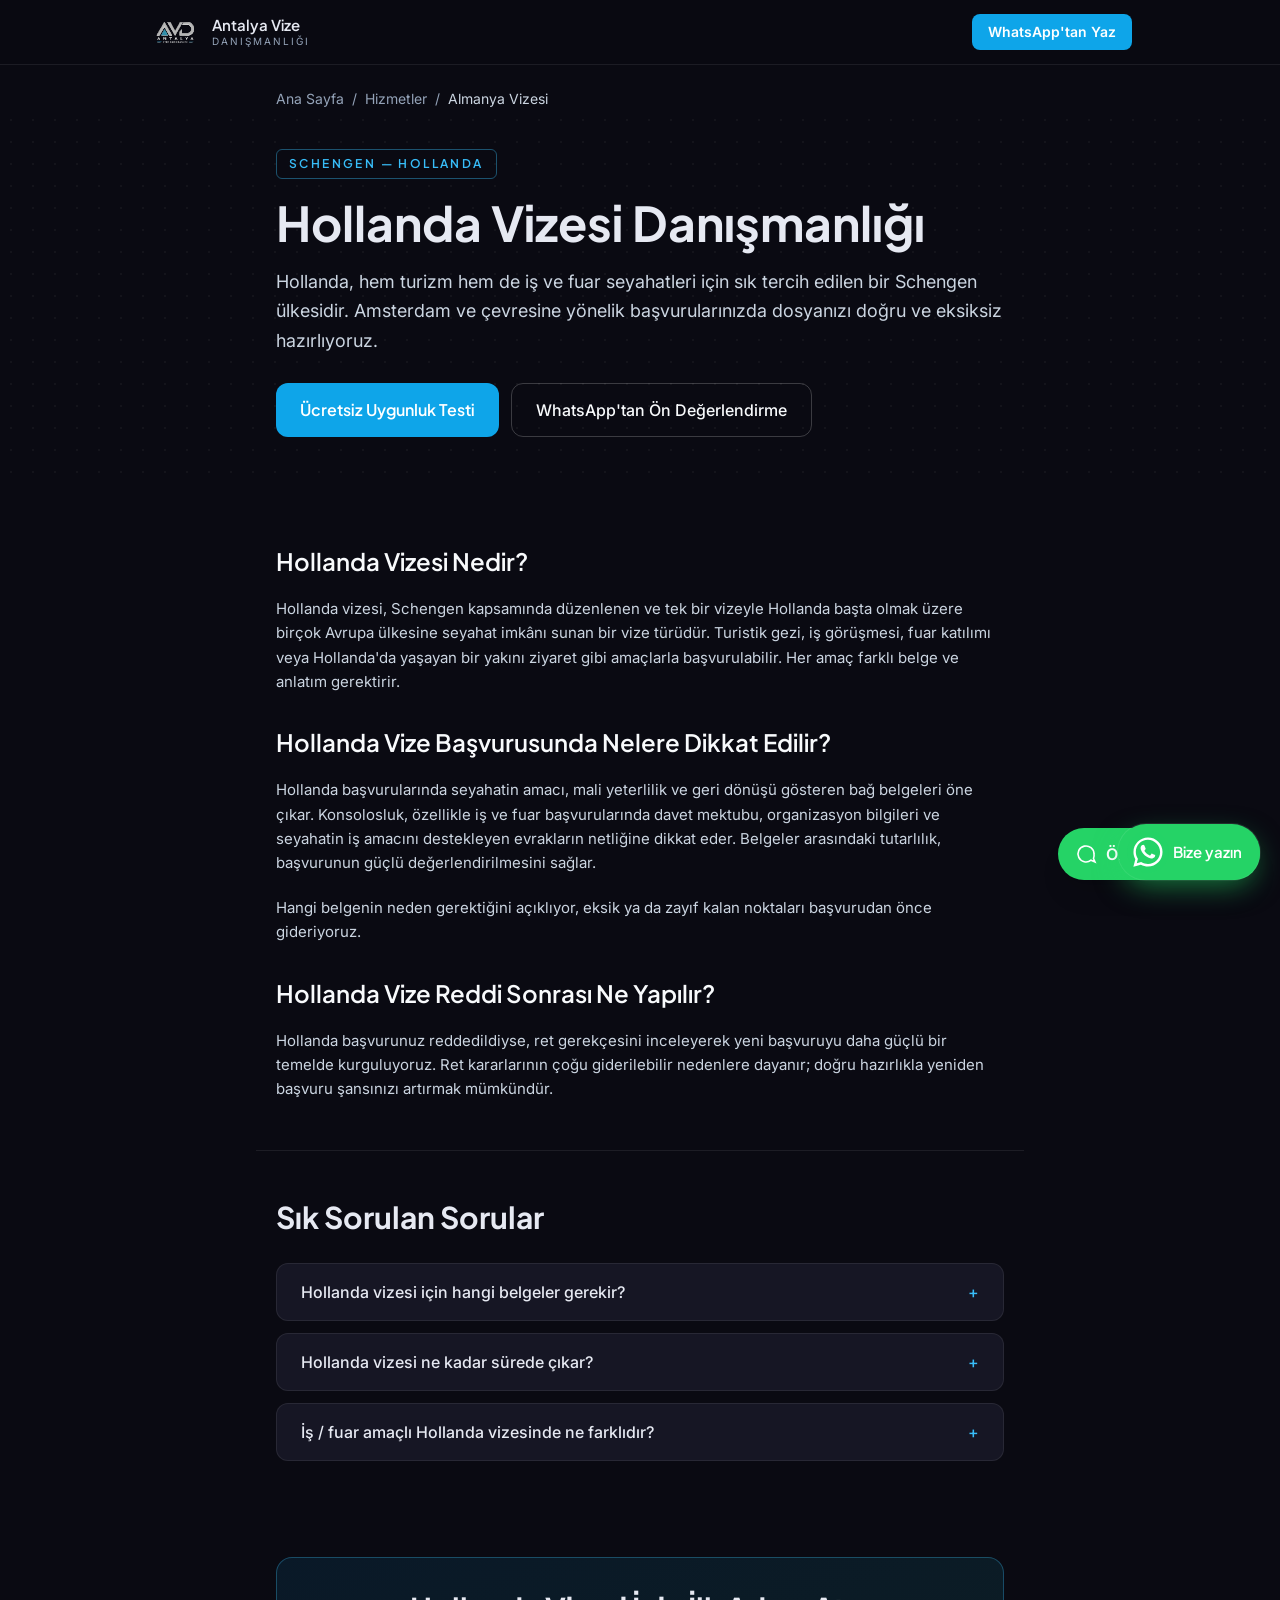
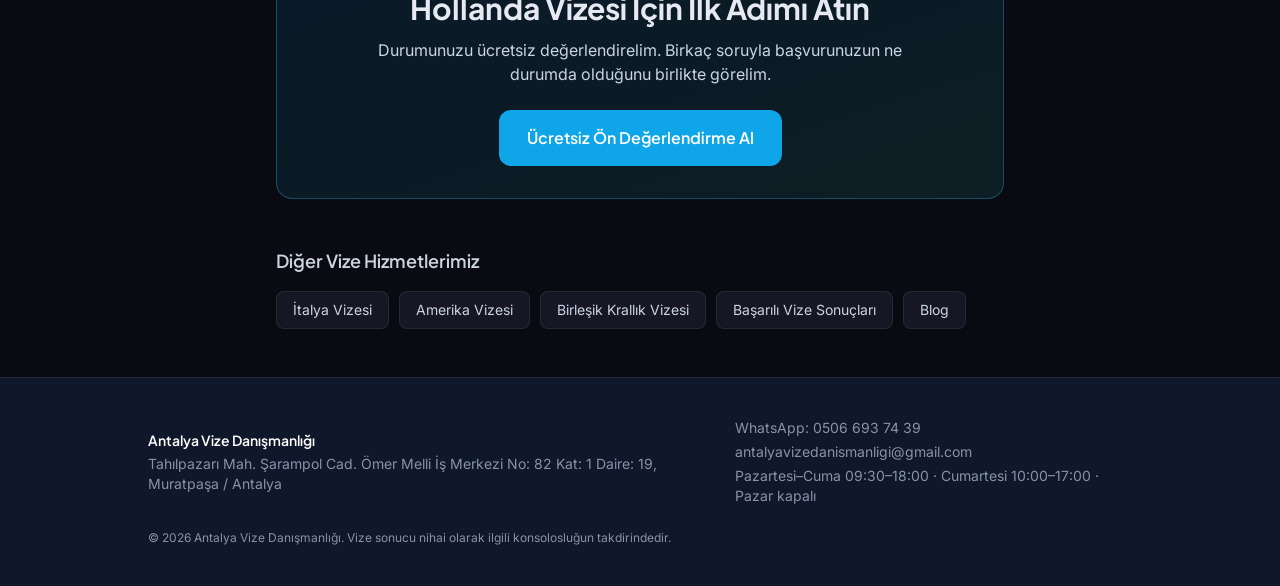
<file: hollanda-vizesi.html>
<!DOCTYPE html>
<html lang="tr">
<head>
<meta charset="UTF-8" />
<meta name="viewport" content="width=device-width, initial-scale=1.0" />
<title>Hollanda Vizesi Danışmanlığı Antalya | Schengen Vize Başvurusu</title>
<meta name="description" content="Antalya'da Hollanda (Schengen) vizesi danışmanlığı. Turistik, ticari ve aile ziyareti başvurularında dosya hazırlığı, belge kontrolü ve ret sonrası destek. Ücretsiz ön değerlendirme." />
<meta name="keywords" content="Hollanda vizesi, Hollanda Schengen vizesi, Hollanda vize başvurusu Antalya, Hollanda turistik vize, Hollanda ticari vize, Hollanda vize danışmanlığı" />
<meta name="robots" content="index, follow, max-image-preview:large" />
<meta name="author" content="Antalya Vize Danışmanlığı" />
<meta name="geo.region" content="TR-07" />
<meta name="geo.placename" content="Antalya" />
<link rel="canonical" href="https://antalyavizedanismanligi.com/hollanda-vizesi" />
<link rel="icon" type="image/svg+xml" href="logo.svg" />
<meta property="og:type" content="article" />
<meta property="og:site_name" content="Antalya Vize Danışmanlığı" />
<meta property="og:title" content="Hollanda Vizesi Danışmanlığı Antalya | Schengen Vize Başvurusu" />
<meta property="og:description" content="Antalya'da Hollanda (Schengen) vizesi danışmanlığı. Turistik, ticari ve aile ziyareti başvurularında dosya hazırlığı, belge kontrolü ve ret sonrası destek. Ücretsiz ön değerlendirme." />
<meta property="og:locale" content="tr_TR" />
<meta property="og:url" content="https://antalyavizedanismanligi.com/hollanda-vizesi" />
<meta property="og:image" content="https://antalyavizedanismanligi.com/og-image.jpg" />
<meta name="twitter:card" content="summary_large_image" />
<meta name="twitter:title" content="Hollanda Vizesi Danışmanlığı Antalya | Schengen Vize Başvurusu" />
<meta name="twitter:description" content="Antalya'da Hollanda (Schengen) vizesi danışmanlığı. Turistik, ticari ve aile ziyareti başvurularında dosya hazırlığı, belge kontrolü ve ret sonrası destek. Ücretsiz ön değerlendirme." />
<meta name="twitter:image" content="https://antalyavizedanismanligi.com/og-image.jpg" />
<script type="application/ld+json">
{
  "@context":"https://schema.org",
  "@graph":[
    {"@type":"Service","name":"Hollanda Vize Danışmanlığı","serviceType":"Vize Danışmanlığı","provider":{"@type":"ProfessionalService","name":"Antalya Vize Danışmanlığı","telephone":"+905066937439","email":"antalyavizedanismanligi@gmail.com","address":{"@type":"PostalAddress","streetAddress":"Tahılpazarı Mah. Şarampol Cad. Ömer Melli İş Merkezi No: 82","addressLocality":"Muratpaşa","addressRegion":"Antalya","addressCountry":"TR"}},"areaServed":{"@type":"City","name":"Antalya"},"description":"Antalya'da Hollanda (Schengen) vizesi danışmanlığı. Turistik, ticari ve aile ziyareti başvurularında dosya hazırlığı, belge kontrolü ve ret sonrası destek. Ücretsiz ön değerlendirme."},
    {"@type":"BreadcrumbList","itemListElement":[
      {"@type":"ListItem","position":1,"name":"Ana Sayfa","item":"https://antalyavizedanismanligi.com/"},
      {"@type":"ListItem","position":2,"name":"Hizmetler","item":"https://antalyavizedanismanligi.com/#hizmetler"},
      {"@type":"ListItem","position":3,"name":"Hollanda Vizesi","item":"https://antalyavizedanismanligi.com/hollanda-vizesi"}
    ]},
    {"@type":"FAQPage","mainEntity":[{"@type":"Question","name":"Hollanda vizesi için hangi belgeler gerekir?","acceptedAnswer":{"@type":"Answer","text":"Belgeler seyahat amacınıza ve kişisel durumunuza göre değişir; genel olarak pasaport, biyometrik fotoğraf, seyahat sigortası, konaklama ve seyahat planı, mali durum belgeleri ve bağ belgeleri istenir. Ön değerlendirmeden sonra size özel bir liste hazırlıyoruz."}},{"@type":"Question","name":"Hollanda vizesi ne kadar sürede çıkar?","acceptedAnswer":{"@type":"Answer","text":"Süre, konsolosluk randevu yoğunluğuna ve başvuru dönemine göre değişir. Planlamayı baştan birlikte yaparak randevu ve seyahat tarihlerinizi uyumlu hale getiriyoruz."}},{"@type":"Question","name":"İş / fuar amaçlı Hollanda vizesinde ne farklıdır?","acceptedAnswer":{"@type":"Answer","text":"İş ve fuar başvurularında davet mektubu, organizasyon bilgileri ve şirket belgeleri dosyanın önemli parçasıdır. Bu evrakların seyahat amacıyla tutarlı olmasına özellikle dikkat ederiz."}}]}
  ]
}
</script>

<link rel="preconnect" href="https://fonts.googleapis.com">
<link rel="preconnect" href="https://fonts.gstatic.com" crossorigin>
<link href="https://fonts.googleapis.com/css2?family=Plus+Jakarta+Sans:wght@400;500;600;700;800&family=Inter:wght@400;500;600;700&display=swap" rel="stylesheet">

<style>html{scroll-behavior:smooth}body{-webkit-font-smoothing:antialiased;background:#0a0a12;color:#e6e9f2}.dotgrid{background-image:radial-gradient(#ffffff0a 1px,transparent 1px);background-size:22px 22px}</style>
<link rel="stylesheet" href="tw.css" />
</head>
<body class="font-sans">

<header class="sticky top-0 z-50 bg-ink-950/85 backdrop-blur border-b border-slatey-200">
  <div class="max-w-5xl mx-auto px-5 h-16 flex items-center justify-between">
    <a href="index.html" class="flex items-center gap-2.5">
      <img src="logo-light.svg" alt="Antalya Vize Danışmanlığı logosu" class="h-9 w-auto" />
      <span class="leading-tight"><span class="block font-display font-semibold text-[15px]">Antalya Vize</span><span class="block text-[10px] tracking-[0.2em] text-slatey-500 uppercase">Danışmanlığı</span></span>
    </a>
    <a href="https://wa.me/905066937439?text=Merhaba%2C%20hollanda%20vizesi%20hakk%C4%B1nda%20bilgi%20almak%20istiyorum." target="_blank" rel="noopener" class="inline-flex items-center gap-2 bg-brand-500 hover:bg-brand-600 text-white text-sm font-semibold px-4 py-2 rounded-lg transition">WhatsApp'tan Yaz</a>
  </div>
</header>

<nav aria-label="Breadcrumb" class="max-w-3xl mx-auto px-5 pt-6 text-sm text-slatey-500">
  <ol class="flex flex-wrap items-center gap-2">
    <li><a href="index.html" class="hover:text-slatey-900">Ana Sayfa</a></li>
    <li aria-hidden="true">/</li>
    <li><a href="index.html#hizmetler" class="hover:text-slatey-900">Hizmetler</a></li>
    <li aria-hidden="true">/</li>
    <li class="text-slatey-700" aria-current="page">Almanya Vizesi</li>
  </ol>
</nav>

<main>
  <section class="dotgrid">
    <div class="max-w-3xl mx-auto px-5 pt-10 pb-12">
      <span class="inline-block text-brand-600 text-xs font-display font-semibold tracking-[0.2em] uppercase border border-brand-400/40 rounded-md px-3 py-1.5 mb-5">Schengen — Hollanda</span>
      <h1 class="font-display font-bold text-3xl md:text-5xl leading-tight mb-5">Hollanda Vizesi Danışmanlığı</h1>
      <p class="text-slatey-700 text-lg leading-relaxed mb-7">Hollanda, hem turizm hem de iş ve fuar seyahatleri için sık tercih edilen bir Schengen ülkesidir. Amsterdam ve çevresine yönelik başvurularınızda dosyanızı doğru ve eksiksiz hazırlıyoruz.</p>
      <div class="flex flex-col sm:flex-row gap-3">
        <a href="index.html#test" class="inline-flex items-center justify-center gap-2 bg-brand-500 hover:bg-brand-600 text-white font-semibold px-6 py-3.5 rounded-xl transition font-display">Ücretsiz Uygunluk Testi</a>
        <a href="https://wa.me/905066937439?text=Merhaba%2C%20hollanda%20vizesi%20hakk%C4%B1nda%20bilgi%20almak%20istiyorum." target="_blank" rel="noopener" class="inline-flex items-center justify-center gap-2 border border-white/20 hover:border-white/40 text-slatey-900 font-medium px-6 py-3.5 rounded-xl transition">WhatsApp'tan Ön Değerlendirme</a>
      </div>
    </div>
  </section>

  <article class="max-w-3xl mx-auto px-5 py-12 space-y-5 text-slatey-700 leading-relaxed text-[15px]">
    <h2 class="font-display font-semibold text-2xl text-slatey-900 pt-3">Hollanda Vizesi Nedir?</h2><p>Hollanda vizesi, Schengen kapsamında düzenlenen ve tek bir vizeyle Hollanda başta olmak üzere birçok Avrupa ülkesine seyahat imkânı sunan bir vize türüdür. Turistik gezi, iş görüşmesi, fuar katılımı veya Hollanda'da yaşayan bir yakını ziyaret gibi amaçlarla başvurulabilir. Her amaç farklı belge ve anlatım gerektirir.</p><h2 class="font-display font-semibold text-2xl text-slatey-900 pt-3">Hollanda Vize Başvurusunda Nelere Dikkat Edilir?</h2><p>Hollanda başvurularında seyahatin amacı, mali yeterlilik ve geri dönüşü gösteren bağ belgeleri öne çıkar. Konsolosluk, özellikle iş ve fuar başvurularında davet mektubu, organizasyon bilgileri ve seyahatin iş amacını destekleyen evrakların netliğine dikkat eder. Belgeler arasındaki tutarlılık, başvurunun güçlü değerlendirilmesini sağlar.</p><p>Hangi belgenin neden gerektiğini açıklıyor, eksik ya da zayıf kalan noktaları başvurudan önce gideriyoruz.</p><h2 class="font-display font-semibold text-2xl text-slatey-900 pt-3">Hollanda Vize Reddi Sonrası Ne Yapılır?</h2><p>Hollanda başvurunuz reddedildiyse, ret gerekçesini inceleyerek yeni başvuruyu daha güçlü bir temelde kurguluyoruz. Ret kararlarının çoğu giderilebilir nedenlere dayanır; doğru hazırlıkla yeniden başvuru şansınızı artırmak mümkündür.</p>
  </article>

  <section class="max-w-3xl mx-auto px-5 py-12 border-t border-slatey-200">
    <h2 class="font-display font-bold text-2xl md:text-3xl mb-7">Sık Sorulan Sorular</h2>
    <div class="space-y-3"><details class="bg-ink-850 rounded-xl border border-slatey-200 px-6 py-4 group">
<summary class="font-medium cursor-pointer list-none flex items-center justify-between gap-4">Hollanda vizesi için hangi belgeler gerekir?<span class="text-brand-600 group-open:rotate-45 transition-transform">+</span></summary>
<p class="text-slatey-700 leading-relaxed mt-3">Belgeler seyahat amacınıza ve kişisel durumunuza göre değişir; genel olarak pasaport, biyometrik fotoğraf, seyahat sigortası, konaklama ve seyahat planı, mali durum belgeleri ve bağ belgeleri istenir. Ön değerlendirmeden sonra size özel bir liste hazırlıyoruz.</p></details><details class="bg-ink-850 rounded-xl border border-slatey-200 px-6 py-4 group">
<summary class="font-medium cursor-pointer list-none flex items-center justify-between gap-4">Hollanda vizesi ne kadar sürede çıkar?<span class="text-brand-600 group-open:rotate-45 transition-transform">+</span></summary>
<p class="text-slatey-700 leading-relaxed mt-3">Süre, konsolosluk randevu yoğunluğuna ve başvuru dönemine göre değişir. Planlamayı baştan birlikte yaparak randevu ve seyahat tarihlerinizi uyumlu hale getiriyoruz.</p></details><details class="bg-ink-850 rounded-xl border border-slatey-200 px-6 py-4 group">
<summary class="font-medium cursor-pointer list-none flex items-center justify-between gap-4">İş / fuar amaçlı Hollanda vizesinde ne farklıdır?<span class="text-brand-600 group-open:rotate-45 transition-transform">+</span></summary>
<p class="text-slatey-700 leading-relaxed mt-3">İş ve fuar başvurularında davet mektubu, organizasyon bilgileri ve şirket belgeleri dosyanın önemli parçasıdır. Bu evrakların seyahat amacıyla tutarlı olmasına özellikle dikkat ederiz.</p></details></div>
  </section>

  <section class="max-w-3xl mx-auto px-5 py-12">
    <div class="bg-gradient-to-br from-brand-500/10 to-accent-400/10 border border-brand-400/30 rounded-2xl p-8 text-center">
      <h2 class="font-display font-bold text-2xl md:text-3xl mb-3">Hollanda Vizesi İçin İlk Adımı Atın</h2>
      <p class="text-slatey-700 mb-6 max-w-xl mx-auto">Durumunuzu ücretsiz değerlendirelim. Birkaç soruyla başvurunuzun ne durumda olduğunu birlikte görelim.</p>
      <a href="https://wa.me/905066937439?text=Merhaba%2C%20hollanda%20vizesi%20hakk%C4%B1nda%20bilgi%20almak%20istiyorum." target="_blank" rel="noopener" class="inline-flex items-center justify-center gap-2 bg-brand-500 hover:bg-brand-600 text-white font-semibold px-7 py-4 rounded-xl transition font-display">Ücretsiz Ön Değerlendirme Al</a>
    </div>
  </section>

  <section class="max-w-3xl mx-auto px-5 pb-12">
    <h2 class="font-display font-semibold text-lg mb-4 text-slatey-700">Diğer Vize Hizmetlerimiz</h2>
    <div class="flex flex-wrap gap-2.5"><a href="italya-vizesi.html" class="inline-flex items-center px-4 py-2 rounded-lg bg-ink-850 border border-slatey-200 hover:border-violet-400/40 text-slatey-700 hover:text-slatey-900 text-sm transition">İtalya Vizesi</a><a href="amerika-vizesi.html" class="inline-flex items-center px-4 py-2 rounded-lg bg-ink-850 border border-slatey-200 hover:border-violet-400/40 text-slatey-700 hover:text-slatey-900 text-sm transition">Amerika Vizesi</a><a href="birlesik-krallik-vizesi.html" class="inline-flex items-center px-4 py-2 rounded-lg bg-ink-850 border border-slatey-200 hover:border-violet-400/40 text-slatey-700 hover:text-slatey-900 text-sm transition">Birleşik Krallık Vizesi</a><a href="basarili-vize-sonuclari.html" class="inline-flex items-center px-4 py-2 rounded-lg bg-ink-850 border border-slatey-200 hover:border-violet-400/40 text-slatey-700 hover:text-slatey-900 text-sm transition">Başarılı Vize Sonuçları</a><a href="blog.html" class="inline-flex items-center px-4 py-2 rounded-lg bg-ink-850 border border-slatey-200 hover:border-violet-400/40 text-slatey-700 hover:text-slatey-900 text-sm transition">Blog</a></div>
  </section>
</main>

<footer class="border-t border-slatey-200 py-10" style="background:#0f172a">
  <div class="max-w-5xl mx-auto px-5 text-sm text-slatey-400">
    <div class="flex flex-col md:flex-row md:items-center justify-between gap-4">
      <div>
        <div class="font-display font-semibold text-white mb-1">Antalya Vize Danışmanlığı</div>
        <p>Tahılpazarı Mah. Şarampol Cad. Ömer Melli İş Merkezi No: 82 Kat: 1 Daire: 19, Muratpaşa / Antalya</p>
      </div>
      <div class="space-y-1">
        <a href="https://wa.me/905066937439?text=Merhaba%2C%20hollanda%20vizesi%20hakk%C4%B1nda%20bilgi%20almak%20istiyorum." target="_blank" rel="noopener" class="block hover:text-white">WhatsApp: 0506 693 74 39</a>
        <a href="mailto:antalyavizedanismanligi@gmail.com" class="block hover:text-white">antalyavizedanismanligi@gmail.com</a>
        <p>Pazartesi–Cuma 09:30–18:00 · Cumartesi 10:00–17:00 · Pazar kapalı</p>
      </div>
    </div>
    <p class="text-xs text-slatey-400 mt-6">© 2026 Antalya Vize Danışmanlığı. Vize sonucu nihai olarak ilgili konsolosluğun takdirindedir.</p>
  </div>
</footer>

<a href="https://wa.me/905066937439?text=Merhaba%2C%20hollanda%20vizesi%20hakk%C4%B1nda%20bilgi%20almak%20istiyorum." target="_blank" rel="noopener" aria-label="WhatsApp ile iletişime geç" class="fixed bottom-5 right-5 z-50 inline-flex items-center gap-2 bg-[#25D366] hover:bg-[#1ebe5d] text-white font-semibold px-4 py-3.5 rounded-full shadow-xl transition">
  <svg viewBox="0 0 24 24" fill="none" stroke="currentColor" stroke-width="1.6" class="w-6 h-6"><path d="M20 12a8 8 0 1 0-3 6.2L21 20l-1.5-3.5A8 8 0 0 0 20 12Z"/></svg>
  <span class="hidden sm:inline">Ön Değerlendirme</span>
</a>

<!-- Yüzen WhatsApp butonu -->
<a href="https://wa.me/905066937439?text=Merhaba%2C%20vize%20s%C3%BCrecim%20hakk%C4%B1nda%20bilgi%20almak%20istiyorum." target="_blank" rel="noopener" aria-label="WhatsApp ile iletişime geçin"
   style="position:fixed;right:20px;bottom:20px;z-index:60;display:inline-flex;align-items:center;gap:10px;background:#25D366;color:#fff;padding:13px 18px 13px 15px;border-radius:999px;font-family:'Plus Jakarta Sans',sans-serif;font-weight:600;font-size:15px;text-decoration:none;box-shadow:0 10px 30px -6px rgba(37,211,102,.6),0 0 0 1px rgba(255,255,255,.1);transition:transform .2s,box-shadow .2s"
   onmouseover="this.style.transform='scale(1.05)'" onmouseout="this.style.transform='scale(1)'">
  <span style="position:relative;display:grid;place-items:center;width:30px;height:30px">
    <span style="position:absolute;inset:-6px;border-radius:50%;background:rgba(37,211,102,.5);animation:waPulse 2s ease-out infinite"></span>
    <svg viewBox="0 0 32 32" fill="#fff" style="width:30px;height:30px;position:relative"><path d="M16 .5C7.4.5.5 7.4.5 16c0 2.8.7 5.4 2 7.8L.4 31.6l8-2.1c2.3 1.2 4.9 1.9 7.6 1.9 8.6 0 15.5-6.9 15.5-15.5S24.6.5 16 .5zm0 28.3c-2.5 0-4.8-.7-6.8-1.8l-.5-.3-4.7 1.2 1.3-4.6-.3-.5c-1.3-2.1-2-4.5-2-7 0-7.1 5.8-12.9 12.9-12.9S28.9 8.9 28.9 16 23.1 28.8 16 28.8zm7.1-9.7c-.4-.2-2.3-1.1-2.6-1.3-.3-.1-.6-.2-.9.2s-1 1.3-1.2 1.5c-.2.2-.4.3-.8.1-.4-.2-1.6-.6-3.1-1.9-1.1-1-1.9-2.3-2.2-2.7-.2-.4 0-.6.2-.8.2-.2.4-.4.5-.7.2-.2.2-.4.4-.7.1-.3.1-.5 0-.7-.1-.2-.9-2.2-1.3-3-.3-.8-.7-.7-.9-.7h-.8c-.3 0-.7.1-1 .5-.4.4-1.3 1.3-1.3 3.1s1.4 3.6 1.5 3.9c.2.3 2.7 4.2 6.6 5.9.9.4 1.6.6 2.2.8.9.3 1.8.2 2.4.2.7-.1 2.3-.9 2.6-1.9.3-.9.3-1.7.2-1.9-.1-.1-.4-.2-.8-.4z"/></svg>
  </span>
  <span class="wa-label" style="white-space:nowrap">Bize yazın</span>
</a>
<style>
  @keyframes waPulse{0%{transform:scale(1);opacity:.7}70%{transform:scale(1.5);opacity:0}100%{opacity:0}}
  @media(max-width:520px){.wa-label{display:none}a[aria-label="WhatsApp ile iletişime geçin"]{padding:14px!important}}
  @media(prefers-reduced-motion:reduce){a[aria-label="WhatsApp ile iletişime geçin"] span span{animation:none!important}}
</style>
</body>
</html>
</file>
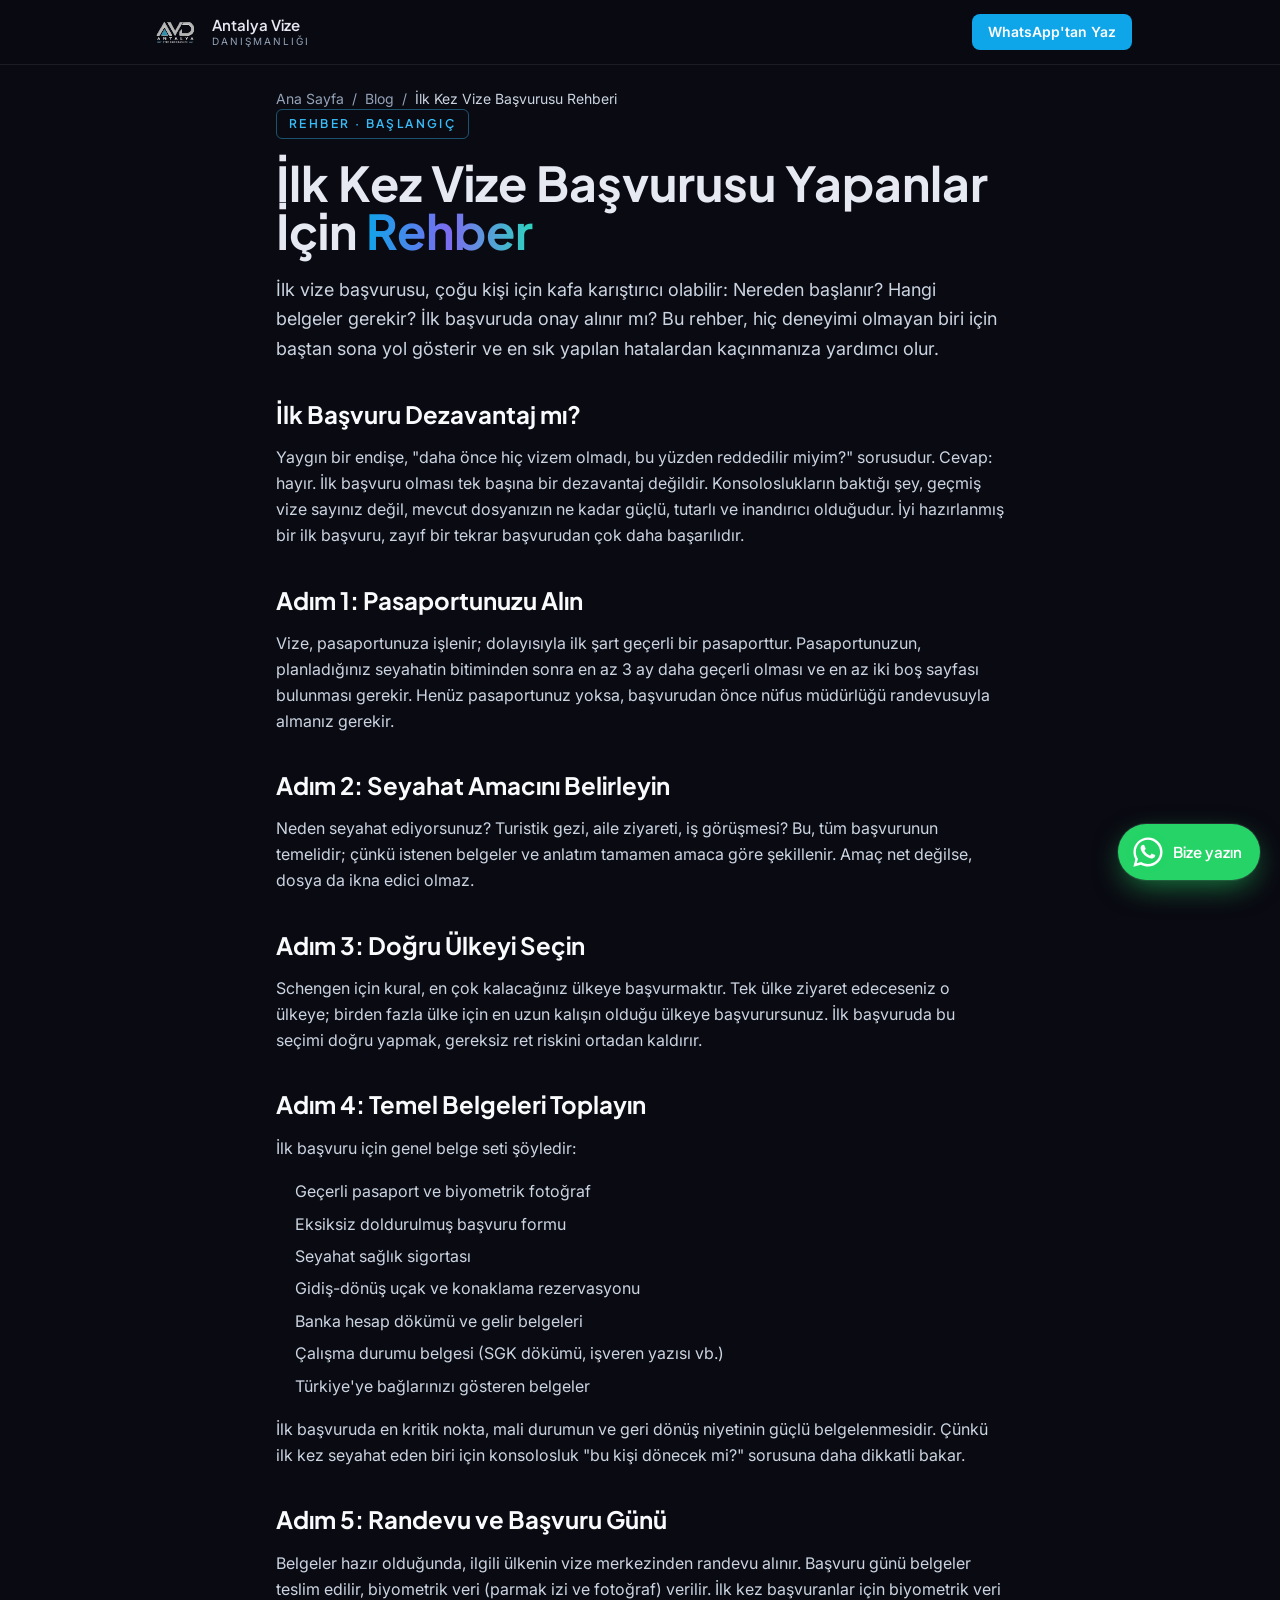
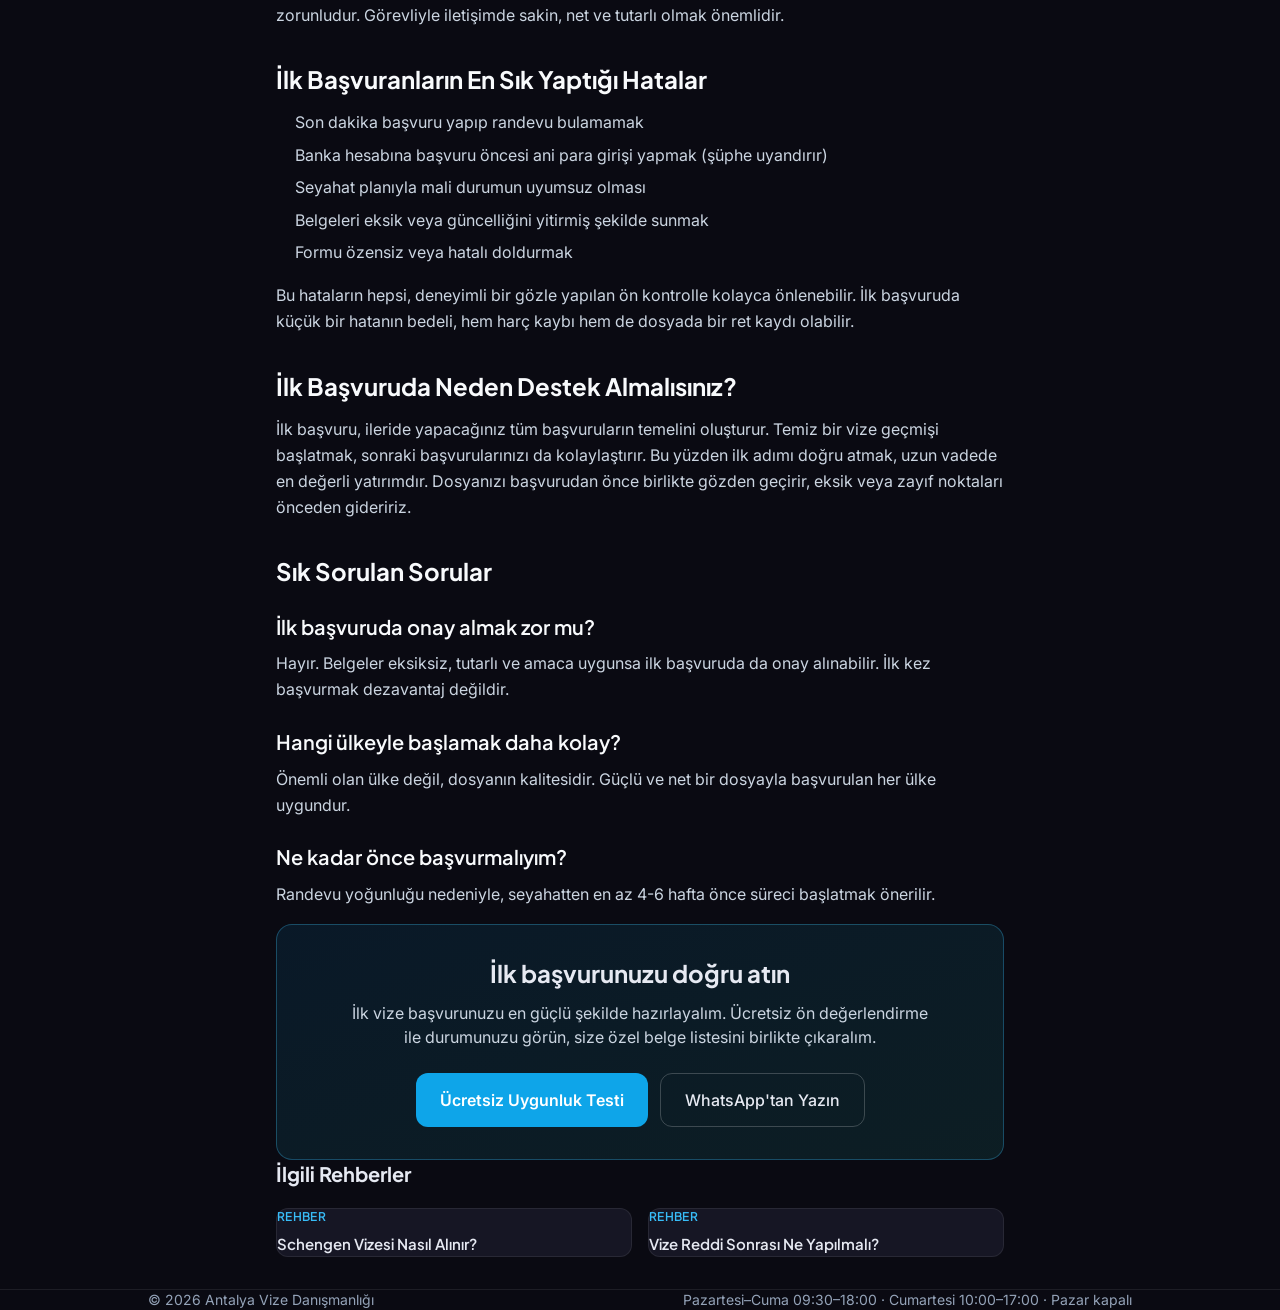
<file: ilk-kez-vize-basvurusu-rehberi.html>
<!DOCTYPE html><html lang="tr"><head>
<meta charset="UTF-8"/><meta name="viewport" content="width=device-width, initial-scale=1.0"/>
<title>İlk Kez Vize Başvurusu Yapanlar İçin Rehber | Antalya Vize Danışmanlığı</title>
<meta name="description" content="İlk kez vize başvurusu mu yapıyorsunuz? Nereden başlanır, hangi belgeler gerekir, nelere dikkat edilmeli? İlk başvuruda onay için adım adım rehber."/>
<meta name="keywords" content="ilk kez vize başvurusu, ilk vize başvurusu nasıl yapılır, ilk Schengen vizesi, vize başvurusu nereden başlanır, ilk defa vize, Antalya vize danışmanlığı"/>
<meta name="robots" content="index, follow, max-image-preview:large"/>
<meta name="geo.region" content="TR-07"/><meta name="geo.placename" content="Antalya"/>
<link rel="canonical" href="https://antalyavizedanismanligi.com/ilk-kez-vize-basvurusu-rehberi"/>
<link rel="icon" type="image/svg+xml" href="logo.svg"/>
<meta property="og:type" content="article"/><meta property="og:site_name" content="Antalya Vize Danışmanlığı"/>
<meta property="og:title" content="İlk Kez Vize Başvurusu Yapanlar İçin Rehber"/>
<meta property="og:description" content="Nereden başlanır, hangi belgeler gerekir, ilk başvuruda onay için nelere dikkat edilmeli?"/>
<meta property="og:locale" content="tr_TR"/><meta property="og:url" content="https://antalyavizedanismanligi.com/ilk-kez-vize-basvurusu-rehberi"/>
<meta property="og:image" content="https://antalyavizedanismanligi.com/og-image.jpg"/>
<meta name="twitter:card" content="summary_large_image"/>
<script type="application/ld+json">{"@context":"https://schema.org","@type":"Article","headline":"İlk Kez Vize Başvurusu Yapanlar İçin Rehber","description":"İlk vize başvurusunda nereden başlanır, hangi belgeler gerekir ve nelere dikkat edilmeli.","author":{"@type":"Organization","name":"Antalya Vize Danışmanlığı"},"publisher":{"@type":"Organization","name":"Antalya Vize Danışmanlığı"},"inLanguage":"tr-TR"}</script>
<script type="application/ld+json">{"@context":"https://schema.org","@type":"FAQPage","mainEntity":[{"@type":"Question","name":"İlk kez vize başvurusunda onay almak zor mu?","acceptedAnswer":{"@type":"Answer","text":"İlk başvuru olması dezavantaj değildir. Belgeler eksiksiz, tutarlı ve seyahat amacına uygun hazırlandığında ilk başvuruda da onay alınabilir."}},{"@type":"Question","name":"İlk vize için hangi ülkeyle başlamak daha kolay?","acceptedAnswer":{"@type":"Answer","text":"Genellikle güçlü bir belge setiyle başvurulan ve seyahat amacının net olduğu her ülke uygundur. Önemli olan ülke değil, dosyanın kalitesidir."}},{"@type":"Question","name":"Pasaportum yok, önce ne yapmalıyım?","acceptedAnswer":{"@type":"Answer","text":"Vize başvurusundan önce geçerli bir pasaport almanız gerekir. Pasaportunuzun seyahat bitiminden sonra en az 3 ay geçerli olması beklenir."}}]}</script>
<link rel="preconnect" href="https://fonts.googleapis.com"><link rel="preconnect" href="https://fonts.gstatic.com" crossorigin>
<link href="https://fonts.googleapis.com/css2?family=Plus+Jakarta+Sans:wght@400;500;600;700;800&family=Inter:wght@400;500;600;700&display=swap" rel="stylesheet">
<style>html{scroll-behavior:smooth}body{-webkit-font-smoothing:antialiased;background:#0a0a12;color:#e6e9f2}.dotgrid{background-image:radial-gradient(#ffffff0a 1px,transparent 1px);background-size:22px 22px}.prose p{margin:0 0 1.1rem}.prose h2{margin:2.2rem 0 .9rem}.prose h3{margin:1.6rem 0 .6rem}.prose ul{margin:0 0 1.1rem;padding-left:1.2rem}.prose li{margin:.4rem 0}.grad-text{background:linear-gradient(90deg,#0ea5e9,#7c6cf0,#2dd4bf);-webkit-background-clip:text;background-clip:text;color:transparent}</style>
<link rel="stylesheet" href="tw.css" />
</head><body class="font-sans">
<header class="sticky top-0 z-50 bg-ink-950/85 backdrop-blur border-b border-slatey-200"><div class="max-w-5xl mx-auto px-5 h-16 flex items-center justify-between">
<a href="index.html" class="flex items-center gap-2.5"><img src="logo-light.svg" alt="Antalya Vize Danışmanlığı logosu" class="h-9 w-auto"/><span class="leading-tight"><span class="block font-display font-semibold text-[15px]">Antalya Vize</span><span class="block text-[10px] tracking-[0.2em] text-slatey-500 uppercase">Danışmanlığı</span></span></a>
<a href="https://wa.me/905066937439?text=Merhaba%2C%20ilk%20vize%20ba%C5%9Fvurum%20i%C3%A7in%20bilgi%20almak%20istiyorum." target="_blank" rel="noopener" class="inline-flex items-center gap-2 bg-brand-500 hover:bg-brand-600 text-white text-sm font-semibold px-4 py-2 rounded-lg transition">WhatsApp'tan Yaz</a></div></header>

<nav aria-label="Breadcrumb" class="max-w-3xl mx-auto px-5 pt-6 text-sm text-slatey-500"><ol class="flex flex-wrap items-center gap-2"><li><a href="index.html" class="hover:text-slatey-900">Ana Sayfa</a></li><li aria-hidden="true">/</li><li><a href="blog.html" class="hover:text-slatey-900">Blog</a></li><li aria-hidden="true">/</li><li class="text-slatey-700" aria-current="page">İlk Kez Vize Başvurusu Rehberi</li></ol></nav>

<main>
<article class="max-w-3xl mx-auto px-5 pt-8 pb-4">
  <span class="inline-block text-brand-600 text-xs font-display font-semibold tracking-[0.2em] uppercase border border-brand-400/40 rounded-md px-3 py-1.5 mb-5">Rehber · Başlangıç</span>
  <h1 class="font-display font-bold text-3xl md:text-5xl leading-tight mb-5">İlk Kez Vize Başvurusu Yapanlar İçin <span class="grad-text">Rehber</span></h1>
  <p class="text-slatey-700 text-lg leading-relaxed mb-8">İlk vize başvurusu, çoğu kişi için kafa karıştırıcı olabilir: Nereden başlanır? Hangi belgeler gerekir? İlk başvuruda onay alınır mı? Bu rehber, hiç deneyimi olmayan biri için baştan sona yol gösterir ve en sık yapılan hatalardan kaçınmanıza yardımcı olur.</p>

  <div class="prose text-slatey-700 text-[16px] leading-relaxed">
    <h2 class="font-display font-bold text-2xl text-slatey-900">İlk Başvuru Dezavantaj mı?</h2>
    <p>Yaygın bir endişe, "daha önce hiç vizem olmadı, bu yüzden reddedilir miyim?" sorusudur. Cevap: hayır. İlk başvuru olması tek başına bir dezavantaj değildir. Konsoloslukların baktığı şey, geçmiş vize sayınız değil, mevcut dosyanızın ne kadar güçlü, tutarlı ve inandırıcı olduğudur. İyi hazırlanmış bir ilk başvuru, zayıf bir tekrar başvurudan çok daha başarılıdır.</p>

    <h2 class="font-display font-bold text-2xl text-slatey-900">Adım 1: Pasaportunuzu Alın</h2>
    <p>Vize, pasaportunuza işlenir; dolayısıyla ilk şart geçerli bir pasaporttur. Pasaportunuzun, planladığınız seyahatin bitiminden sonra en az 3 ay daha geçerli olması ve en az iki boş sayfası bulunması gerekir. Henüz pasaportunuz yoksa, başvurudan önce nüfus müdürlüğü randevusuyla almanız gerekir.</p>

    <h2 class="font-display font-bold text-2xl text-slatey-900">Adım 2: Seyahat Amacını Belirleyin</h2>
    <p>Neden seyahat ediyorsunuz? Turistik gezi, aile ziyareti, iş görüşmesi? Bu, tüm başvurunun temelidir; çünkü istenen belgeler ve anlatım tamamen amaca göre şekillenir. Amaç net değilse, dosya da ikna edici olmaz.</p>

    <h2 class="font-display font-bold text-2xl text-slatey-900">Adım 3: Doğru Ülkeyi Seçin</h2>
    <p>Schengen için kural, en çok kalacağınız ülkeye başvurmaktır. Tek ülke ziyaret edeceseniz o ülkeye; birden fazla ülke için en uzun kalışın olduğu ülkeye başvurursunuz. İlk başvuruda bu seçimi doğru yapmak, gereksiz ret riskini ortadan kaldırır.</p>

    <h2 class="font-display font-bold text-2xl text-slatey-900">Adım 4: Temel Belgeleri Toplayın</h2>
    <p>İlk başvuru için genel belge seti şöyledir:</p>
    <ul class="list-disc">
      <li>Geçerli pasaport ve biyometrik fotoğraf</li>
      <li>Eksiksiz doldurulmuş başvuru formu</li>
      <li>Seyahat sağlık sigortası</li>
      <li>Gidiş-dönüş uçak ve konaklama rezervasyonu</li>
      <li>Banka hesap dökümü ve gelir belgeleri</li>
      <li>Çalışma durumu belgesi (SGK dökümü, işveren yazısı vb.)</li>
      <li>Türkiye'ye bağlarınızı gösteren belgeler</li>
    </ul>
    <p>İlk başvuruda en kritik nokta, mali durumun ve geri dönüş niyetinin güçlü belgelenmesidir. Çünkü ilk kez seyahat eden biri için konsolosluk "bu kişi dönecek mi?" sorusuna daha dikkatli bakar.</p>

    <h2 class="font-display font-bold text-2xl text-slatey-900">Adım 5: Randevu ve Başvuru Günü</h2>
    <p>Belgeler hazır olduğunda, ilgili ülkenin vize merkezinden randevu alınır. Başvuru günü belgeler teslim edilir, biyometrik veri (parmak izi ve fotoğraf) verilir. İlk kez başvuranlar için biyometrik veri zorunludur. Görevliyle iletişimde sakin, net ve tutarlı olmak önemlidir.</p>

    <h2 class="font-display font-bold text-2xl text-slatey-900">İlk Başvuranların En Sık Yaptığı Hatalar</h2>
    <ul class="list-disc">
      <li>Son dakika başvuru yapıp randevu bulamamak</li>
      <li>Banka hesabına başvuru öncesi ani para girişi yapmak (şüphe uyandırır)</li>
      <li>Seyahat planıyla mali durumun uyumsuz olması</li>
      <li>Belgeleri eksik veya güncelliğini yitirmiş şekilde sunmak</li>
      <li>Formu özensiz veya hatalı doldurmak</li>
    </ul>
    <p>Bu hataların hepsi, deneyimli bir gözle yapılan ön kontrolle kolayca önlenebilir. İlk başvuruda küçük bir hatanın bedeli, hem harç kaybı hem de dosyada bir ret kaydı olabilir.</p>

    <h2 class="font-display font-bold text-2xl text-slatey-900">İlk Başvuruda Neden Destek Almalısınız?</h2>
    <p>İlk başvuru, ileride yapacağınız tüm başvuruların temelini oluşturur. Temiz bir vize geçmişi başlatmak, sonraki başvurularınızı da kolaylaştırır. Bu yüzden ilk adımı doğru atmak, uzun vadede en değerli yatırımdır. Dosyanızı başvurudan önce birlikte gözden geçirir, eksik veya zayıf noktaları önceden gideririz.</p>

    <h2 class="font-display font-bold text-2xl text-slatey-900">Sık Sorulan Sorular</h2>
    <h3 class="font-display font-semibold text-xl text-slatey-900">İlk başvuruda onay almak zor mu?</h3>
    <p>Hayır. Belgeler eksiksiz, tutarlı ve amaca uygunsa ilk başvuruda da onay alınabilir. İlk kez başvurmak dezavantaj değildir.</p>
    <h3 class="font-display font-semibold text-xl text-slatey-900">Hangi ülkeyle başlamak daha kolay?</h3>
    <p>Önemli olan ülke değil, dosyanın kalitesidir. Güçlü ve net bir dosyayla başvurulan her ülke uygundur.</p>
    <h3 class="font-display font-semibold text-xl text-slatey-900">Ne kadar önce başvurmalıyım?</h3>
    <p>Randevu yoğunluğu nedeniyle, seyahatten en az 4-6 hafta önce süreci başlatmak önerilir.</p>
  </div>
</article>

<section class="max-w-3xl mx-auto px-5 py-8">
  <div class="rounded-2xl border border-brand-400/30 bg-gradient-to-br from-brand-500/10 to-accent-400/10 p-8 text-center">
    <h2 class="font-display font-bold text-2xl mb-3">İlk başvurunuzu doğru atın</h2>
    <p class="text-slatey-700 mb-6 max-w-xl mx-auto">İlk vize başvurunuzu en güçlü şekilde hazırlayalım. Ücretsiz ön değerlendirme ile durumunuzu görün, size özel belge listesini birlikte çıkaralım.</p>
    <div class="flex flex-col sm:flex-row gap-3 justify-center">
      <a href="index.html#test" class="inline-flex items-center justify-center gap-2 bg-brand-500 hover:bg-brand-600 text-white font-semibold px-6 py-3.5 rounded-xl transition">Ücretsiz Uygunluk Testi</a>
      <a href="https://wa.me/905066937439?text=Merhaba%2C%20ilk%20vize%20ba%C5%9Fvurum%20i%C3%A7in%20yard%C4%B1m%20istiyorum." target="_blank" rel="noopener" class="inline-flex items-center justify-center gap-2 border border-white/20 hover:border-white/40 font-medium px-6 py-3.5 rounded-xl transition">WhatsApp'tan Yazın</a>
    </div>
  </div>
</section>

<section class="max-w-3xl mx-auto px-5 py-8">
  <h2 class="font-display font-bold text-xl mb-5">İlgili Rehberler</h2>
  <div class="grid sm:grid-cols-2 gap-4">
    <a href="schengen-vizesi-nasil-alinir.html" class="block bg-ink-850 rounded-xl border border-slatey-200 p-5 hover:border-violet-400/40 transition"><div class="text-xs text-brand-600 font-display font-semibold uppercase tracking-wide mb-2">Rehber</div><h3 class="font-display font-semibold text-[15px]">Schengen Vizesi Nasıl Alınır?</h3></a>
    <a href="vize-reddi-sonrasi-ne-yapilir.html" class="block bg-ink-850 rounded-xl border border-slatey-200 p-5 hover:border-violet-400/40 transition"><div class="text-xs text-brand-600 font-display font-semibold uppercase tracking-wide mb-2">Rehber</div><h3 class="font-display font-semibold text-[15px]">Vize Reddi Sonrası Ne Yapılmalı?</h3></a>
  </div>
</section>
</main>

<footer class="border-t border-slatey-200 mt-8"><div class="max-w-5xl mx-auto px-5 py-8 text-sm text-slatey-500 flex flex-col sm:flex-row items-center justify-between gap-3">
<p>© 2026 Antalya Vize Danışmanlığı</p>
<p>Pazartesi–Cuma 09:30–18:00 · Cumartesi 10:00–17:00 · Pazar kapalı</p>
</div></footer>

<a href="https://wa.me/905066937439?text=Merhaba%2C%20vize%20s%C3%BCrecim%20hakk%C4%B1nda%20bilgi%20almak%20istiyorum." target="_blank" rel="noopener" aria-label="WhatsApp ile iletişime geçin"
   style="position:fixed;right:20px;bottom:20px;z-index:60;display:inline-flex;align-items:center;gap:10px;background:#25D366;color:#fff;padding:13px 18px 13px 15px;border-radius:999px;font-family:'Plus Jakarta Sans',sans-serif;font-weight:600;font-size:15px;text-decoration:none;box-shadow:0 10px 30px -6px rgba(37,211,102,.6),0 0 0 1px rgba(255,255,255,.1);transition:transform .2s"
   onmouseover="this.style.transform='scale(1.05)'" onmouseout="this.style.transform='scale(1)'">
  <span style="position:relative;display:grid;place-items:center;width:30px;height:30px">
    <span style="position:absolute;inset:-6px;border-radius:50%;background:rgba(37,211,102,.5);animation:waPulse 2s ease-out infinite"></span>
    <svg viewBox="0 0 32 32" fill="#fff" style="width:30px;height:30px;position:relative"><path d="M16 .5C7.4.5.5 7.4.5 16c0 2.8.7 5.4 2 7.8L.4 31.6l8-2.1c2.3 1.2 4.9 1.9 7.6 1.9 8.6 0 15.5-6.9 15.5-15.5S24.6.5 16 .5zm0 28.3c-2.5 0-4.8-.7-6.8-1.8l-.5-.3-4.7 1.2 1.3-4.6-.3-.5c-1.3-2.1-2-4.5-2-7 0-7.1 5.8-12.9 12.9-12.9S28.9 8.9 28.9 16 23.1 28.8 16 28.8zm7.1-9.7c-.4-.2-2.3-1.1-2.6-1.3-.3-.1-.6-.2-.9.2s-1 1.3-1.2 1.5c-.2.2-.4.3-.8.1-.4-.2-1.6-.6-3.1-1.9-1.1-1-1.9-2.3-2.2-2.7-.2-.4 0-.6.2-.8.2-.2.4-.4.5-.7.2-.2.2-.4.4-.7.1-.3.1-.5 0-.7-.1-.2-.9-2.2-1.3-3-.3-.8-.7-.7-.9-.7h-.8c-.3 0-.7.1-1 .5-.4.4-1.3 1.3-1.3 3.1s1.4 3.6 1.5 3.9c.2.3 2.7 4.2 6.6 5.9.9.4 1.6.6 2.2.8.9.3 1.8.2 2.4.2.7-.1 2.3-.9 2.6-1.9.3-.9.3-1.7.2-1.9-.1-.1-.4-.2-.8-.4z"/></svg>
  </span>
  <span class="wa-label" style="white-space:nowrap">Bize yazın</span>
</a>
<style>@keyframes waPulse{0%{transform:scale(1);opacity:.7}70%{transform:scale(1.5);opacity:0}100%{opacity:0}}@media(max-width:520px){.wa-label{display:none}a[aria-label="WhatsApp ile iletişime geçin"]{padding:14px!important}}</style>
</body></html>
</file>
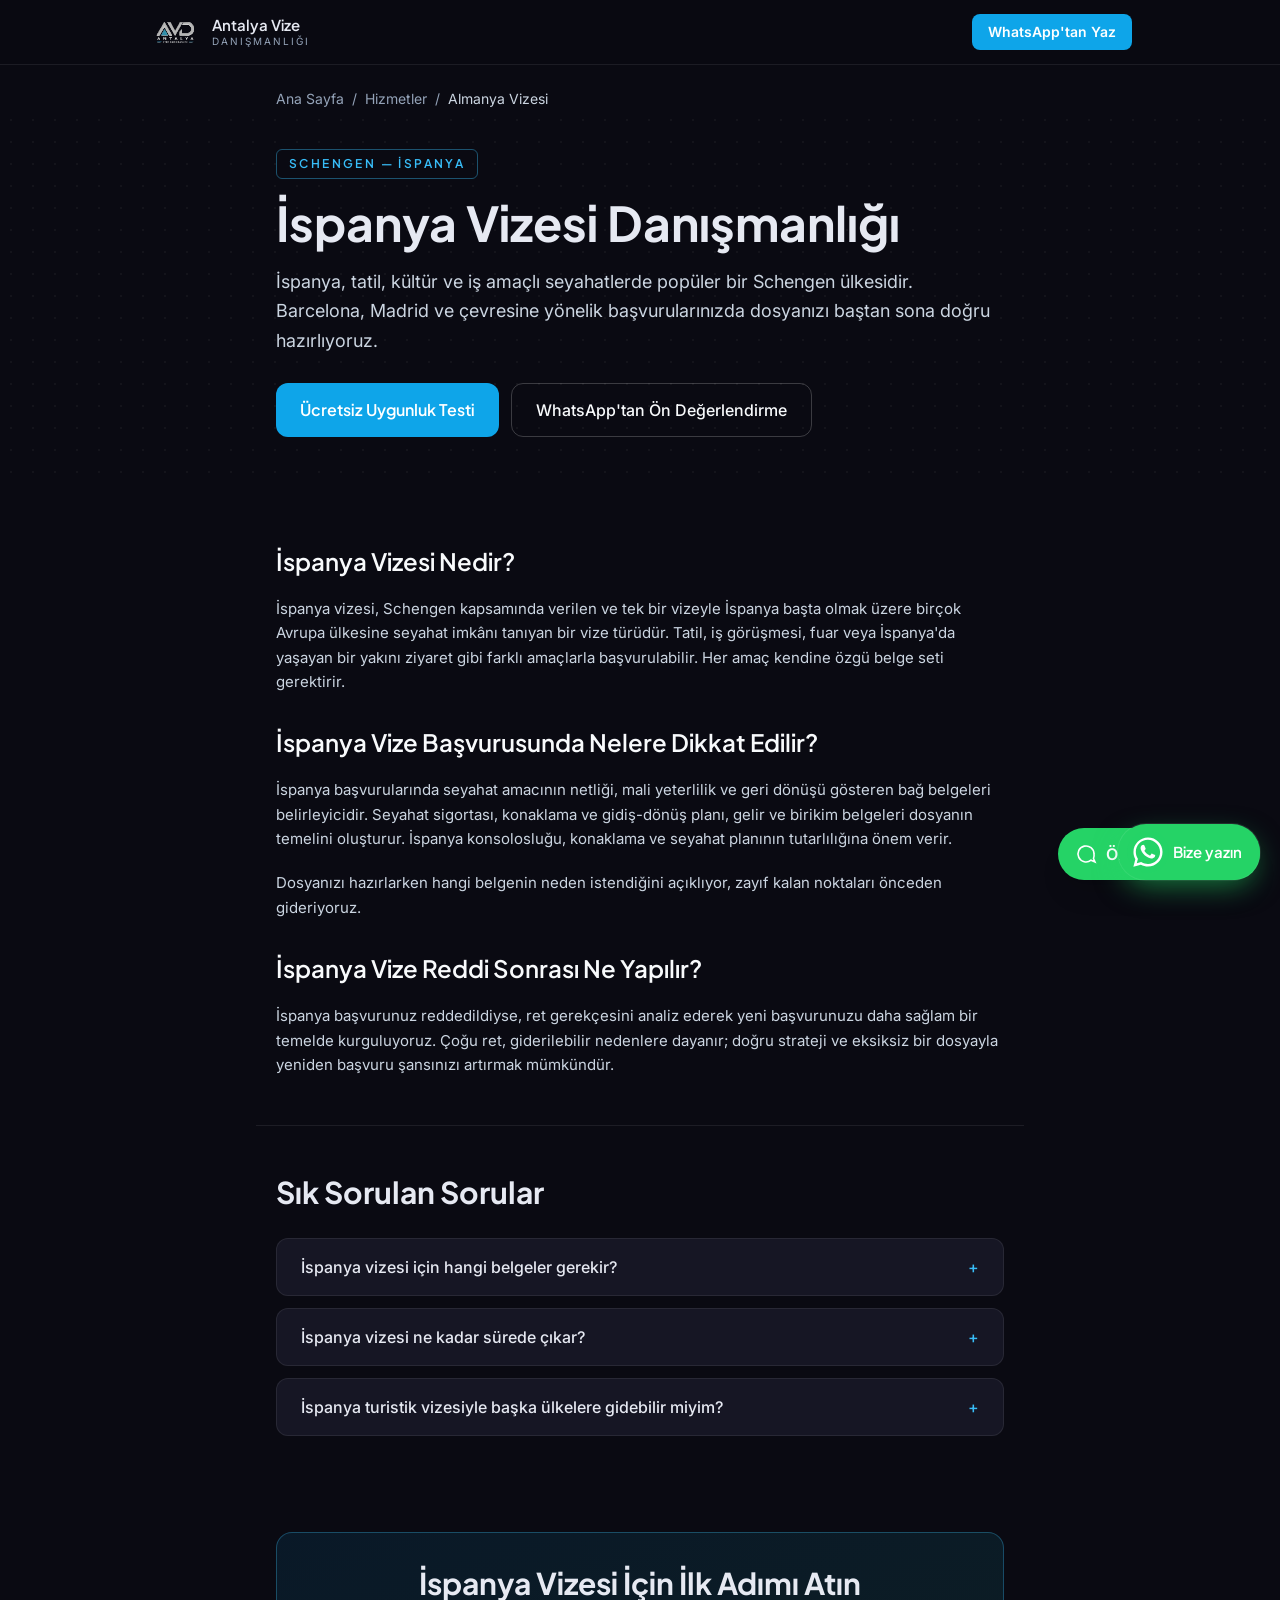
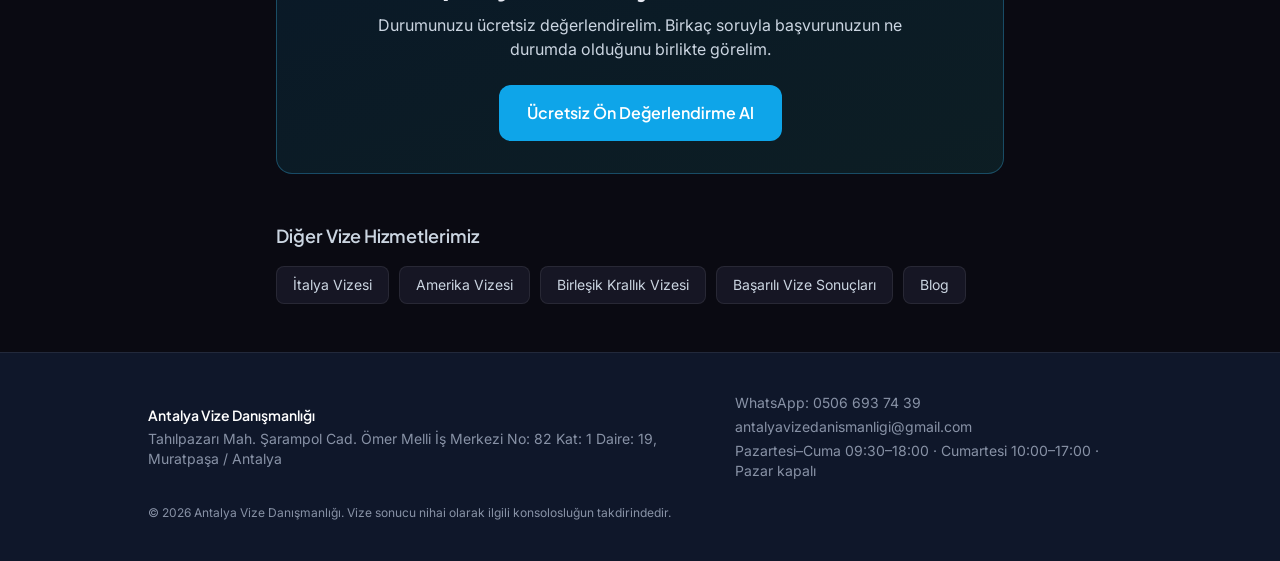
<file: ispanya-vizesi.html>
<!DOCTYPE html>
<html lang="tr">
<head>
<meta charset="UTF-8" />
<meta name="viewport" content="width=device-width, initial-scale=1.0" />
<title>İspanya Vizesi Danışmanlığı Antalya | Schengen Vize Başvurusu</title>
<meta name="description" content="Antalya'da İspanya (Schengen) vizesi danışmanlığı. Turistik, ticari ve aile ziyareti başvurularında dosya hazırlığı, belge kontrolü ve ret sonrası destek. Ücretsiz ön değerlendirme." />
<meta name="keywords" content="İspanya vizesi, İspanya Schengen vizesi, İspanya vize başvurusu Antalya, İspanya turistik vize, İspanya ticari vize, İspanya vize danışmanlığı" />
<meta name="robots" content="index, follow, max-image-preview:large" />
<meta name="author" content="Antalya Vize Danışmanlığı" />
<meta name="geo.region" content="TR-07" />
<meta name="geo.placename" content="Antalya" />
<link rel="canonical" href="https://antalyavizedanismanligi.com/ispanya-vizesi" />
<link rel="icon" type="image/svg+xml" href="logo.svg" />
<meta property="og:type" content="article" />
<meta property="og:site_name" content="Antalya Vize Danışmanlığı" />
<meta property="og:title" content="İspanya Vizesi Danışmanlığı Antalya | Schengen Vize Başvurusu" />
<meta property="og:description" content="Antalya'da İspanya (Schengen) vizesi danışmanlığı. Turistik, ticari ve aile ziyareti başvurularında dosya hazırlığı, belge kontrolü ve ret sonrası destek. Ücretsiz ön değerlendirme." />
<meta property="og:locale" content="tr_TR" />
<meta property="og:url" content="https://antalyavizedanismanligi.com/ispanya-vizesi" />
<meta property="og:image" content="https://antalyavizedanismanligi.com/og-image.jpg" />
<meta name="twitter:card" content="summary_large_image" />
<meta name="twitter:title" content="İspanya Vizesi Danışmanlığı Antalya | Schengen Vize Başvurusu" />
<meta name="twitter:description" content="Antalya'da İspanya (Schengen) vizesi danışmanlığı. Turistik, ticari ve aile ziyareti başvurularında dosya hazırlığı, belge kontrolü ve ret sonrası destek. Ücretsiz ön değerlendirme." />
<meta name="twitter:image" content="https://antalyavizedanismanligi.com/og-image.jpg" />
<script type="application/ld+json">
{
  "@context":"https://schema.org",
  "@graph":[
    {"@type":"Service","name":"İspanya Vize Danışmanlığı","serviceType":"Vize Danışmanlığı","provider":{"@type":"ProfessionalService","name":"Antalya Vize Danışmanlığı","telephone":"+905066937439","email":"antalyavizedanismanligi@gmail.com","address":{"@type":"PostalAddress","streetAddress":"Tahılpazarı Mah. Şarampol Cad. Ömer Melli İş Merkezi No: 82","addressLocality":"Muratpaşa","addressRegion":"Antalya","addressCountry":"TR"}},"areaServed":{"@type":"City","name":"Antalya"},"description":"Antalya'da İspanya (Schengen) vizesi danışmanlığı. Turistik, ticari ve aile ziyareti başvurularında dosya hazırlığı, belge kontrolü ve ret sonrası destek. Ücretsiz ön değerlendirme."},
    {"@type":"BreadcrumbList","itemListElement":[
      {"@type":"ListItem","position":1,"name":"Ana Sayfa","item":"https://antalyavizedanismanligi.com/"},
      {"@type":"ListItem","position":2,"name":"Hizmetler","item":"https://antalyavizedanismanligi.com/#hizmetler"},
      {"@type":"ListItem","position":3,"name":"İspanya Vizesi","item":"https://antalyavizedanismanligi.com/ispanya-vizesi"}
    ]},
    {"@type":"FAQPage","mainEntity":[{"@type":"Question","name":"İspanya vizesi için hangi belgeler gerekir?","acceptedAnswer":{"@type":"Answer","text":"Belgeler seyahat amacınıza ve kişisel durumunuza göre değişir; genel olarak pasaport, biyometrik fotoğraf, seyahat sigortası, konaklama ve seyahat planı, mali durum belgeleri ve bağ belgeleri istenir. Ön değerlendirmeden sonra size özel bir liste hazırlıyoruz."}},{"@type":"Question","name":"İspanya vizesi ne kadar sürede çıkar?","acceptedAnswer":{"@type":"Answer","text":"Süre, konsolosluk randevu yoğunluğuna ve başvuru dönemine göre değişir. Özellikle yaz döneminde randevular yoğun olabilir; planlamayı erken yapmak avantaj sağlar."}},{"@type":"Question","name":"İspanya turistik vizesiyle başka ülkelere gidebilir miyim?","acceptedAnswer":{"@type":"Answer","text":"Evet, geçerli bir Schengen vizesiyle vize koşullarına uymak kaydıyla diğer Schengen ülkelerine de seyahat edebilirsiniz. En çok kalınacak ülkeye başvuru yapılması beklenir."}}]}
  ]
}
</script>

<link rel="preconnect" href="https://fonts.googleapis.com">
<link rel="preconnect" href="https://fonts.gstatic.com" crossorigin>
<link href="https://fonts.googleapis.com/css2?family=Plus+Jakarta+Sans:wght@400;500;600;700;800&family=Inter:wght@400;500;600;700&display=swap" rel="stylesheet">

<style>html{scroll-behavior:smooth}body{-webkit-font-smoothing:antialiased;background:#0a0a12;color:#e6e9f2}.dotgrid{background-image:radial-gradient(#ffffff0a 1px,transparent 1px);background-size:22px 22px}</style>
<link rel="stylesheet" href="tw.css" />
</head>
<body class="font-sans">

<header class="sticky top-0 z-50 bg-ink-950/85 backdrop-blur border-b border-slatey-200">
  <div class="max-w-5xl mx-auto px-5 h-16 flex items-center justify-between">
    <a href="index.html" class="flex items-center gap-2.5">
      <img src="logo-light.svg" alt="Antalya Vize Danışmanlığı logosu" class="h-9 w-auto" />
      <span class="leading-tight"><span class="block font-display font-semibold text-[15px]">Antalya Vize</span><span class="block text-[10px] tracking-[0.2em] text-slatey-500 uppercase">Danışmanlığı</span></span>
    </a>
    <a href="https://wa.me/905066937439?text=Merhaba%2C%20ispanya%20vizesi%20hakk%C4%B1nda%20bilgi%20almak%20istiyorum." target="_blank" rel="noopener" class="inline-flex items-center gap-2 bg-brand-500 hover:bg-brand-600 text-white text-sm font-semibold px-4 py-2 rounded-lg transition">WhatsApp'tan Yaz</a>
  </div>
</header>

<nav aria-label="Breadcrumb" class="max-w-3xl mx-auto px-5 pt-6 text-sm text-slatey-500">
  <ol class="flex flex-wrap items-center gap-2">
    <li><a href="index.html" class="hover:text-slatey-900">Ana Sayfa</a></li>
    <li aria-hidden="true">/</li>
    <li><a href="index.html#hizmetler" class="hover:text-slatey-900">Hizmetler</a></li>
    <li aria-hidden="true">/</li>
    <li class="text-slatey-700" aria-current="page">Almanya Vizesi</li>
  </ol>
</nav>

<main>
  <section class="dotgrid">
    <div class="max-w-3xl mx-auto px-5 pt-10 pb-12">
      <span class="inline-block text-brand-600 text-xs font-display font-semibold tracking-[0.2em] uppercase border border-brand-400/40 rounded-md px-3 py-1.5 mb-5">Schengen — İspanya</span>
      <h1 class="font-display font-bold text-3xl md:text-5xl leading-tight mb-5">İspanya Vizesi Danışmanlığı</h1>
      <p class="text-slatey-700 text-lg leading-relaxed mb-7">İspanya, tatil, kültür ve iş amaçlı seyahatlerde popüler bir Schengen ülkesidir. Barcelona, Madrid ve çevresine yönelik başvurularınızda dosyanızı baştan sona doğru hazırlıyoruz.</p>
      <div class="flex flex-col sm:flex-row gap-3">
        <a href="index.html#test" class="inline-flex items-center justify-center gap-2 bg-brand-500 hover:bg-brand-600 text-white font-semibold px-6 py-3.5 rounded-xl transition font-display">Ücretsiz Uygunluk Testi</a>
        <a href="https://wa.me/905066937439?text=Merhaba%2C%20ispanya%20vizesi%20hakk%C4%B1nda%20bilgi%20almak%20istiyorum." target="_blank" rel="noopener" class="inline-flex items-center justify-center gap-2 border border-white/20 hover:border-white/40 text-slatey-900 font-medium px-6 py-3.5 rounded-xl transition">WhatsApp'tan Ön Değerlendirme</a>
      </div>
    </div>
  </section>

  <article class="max-w-3xl mx-auto px-5 py-12 space-y-5 text-slatey-700 leading-relaxed text-[15px]">
    <h2 class="font-display font-semibold text-2xl text-slatey-900 pt-3">İspanya Vizesi Nedir?</h2><p>İspanya vizesi, Schengen kapsamında verilen ve tek bir vizeyle İspanya başta olmak üzere birçok Avrupa ülkesine seyahat imkânı tanıyan bir vize türüdür. Tatil, iş görüşmesi, fuar veya İspanya'da yaşayan bir yakını ziyaret gibi farklı amaçlarla başvurulabilir. Her amaç kendine özgü belge seti gerektirir.</p><h2 class="font-display font-semibold text-2xl text-slatey-900 pt-3">İspanya Vize Başvurusunda Nelere Dikkat Edilir?</h2><p>İspanya başvurularında seyahat amacının netliği, mali yeterlilik ve geri dönüşü gösteren bağ belgeleri belirleyicidir. Seyahat sigortası, konaklama ve gidiş-dönüş planı, gelir ve birikim belgeleri dosyanın temelini oluşturur. İspanya konsolosluğu, konaklama ve seyahat planının tutarlılığına önem verir.</p><p>Dosyanızı hazırlarken hangi belgenin neden istendiğini açıklıyor, zayıf kalan noktaları önceden gideriyoruz.</p><h2 class="font-display font-semibold text-2xl text-slatey-900 pt-3">İspanya Vize Reddi Sonrası Ne Yapılır?</h2><p>İspanya başvurunuz reddedildiyse, ret gerekçesini analiz ederek yeni başvurunuzu daha sağlam bir temelde kurguluyoruz. Çoğu ret, giderilebilir nedenlere dayanır; doğru strateji ve eksiksiz bir dosyayla yeniden başvuru şansınızı artırmak mümkündür.</p>
  </article>

  <section class="max-w-3xl mx-auto px-5 py-12 border-t border-slatey-200">
    <h2 class="font-display font-bold text-2xl md:text-3xl mb-7">Sık Sorulan Sorular</h2>
    <div class="space-y-3"><details class="bg-ink-850 rounded-xl border border-slatey-200 px-6 py-4 group">
<summary class="font-medium cursor-pointer list-none flex items-center justify-between gap-4">İspanya vizesi için hangi belgeler gerekir?<span class="text-brand-600 group-open:rotate-45 transition-transform">+</span></summary>
<p class="text-slatey-700 leading-relaxed mt-3">Belgeler seyahat amacınıza ve kişisel durumunuza göre değişir; genel olarak pasaport, biyometrik fotoğraf, seyahat sigortası, konaklama ve seyahat planı, mali durum belgeleri ve bağ belgeleri istenir. Ön değerlendirmeden sonra size özel bir liste hazırlıyoruz.</p></details><details class="bg-ink-850 rounded-xl border border-slatey-200 px-6 py-4 group">
<summary class="font-medium cursor-pointer list-none flex items-center justify-between gap-4">İspanya vizesi ne kadar sürede çıkar?<span class="text-brand-600 group-open:rotate-45 transition-transform">+</span></summary>
<p class="text-slatey-700 leading-relaxed mt-3">Süre, konsolosluk randevu yoğunluğuna ve başvuru dönemine göre değişir. Özellikle yaz döneminde randevular yoğun olabilir; planlamayı erken yapmak avantaj sağlar.</p></details><details class="bg-ink-850 rounded-xl border border-slatey-200 px-6 py-4 group">
<summary class="font-medium cursor-pointer list-none flex items-center justify-between gap-4">İspanya turistik vizesiyle başka ülkelere gidebilir miyim?<span class="text-brand-600 group-open:rotate-45 transition-transform">+</span></summary>
<p class="text-slatey-700 leading-relaxed mt-3">Evet, geçerli bir Schengen vizesiyle vize koşullarına uymak kaydıyla diğer Schengen ülkelerine de seyahat edebilirsiniz. En çok kalınacak ülkeye başvuru yapılması beklenir.</p></details></div>
  </section>

  <section class="max-w-3xl mx-auto px-5 py-12">
    <div class="bg-gradient-to-br from-brand-500/10 to-accent-400/10 border border-brand-400/30 rounded-2xl p-8 text-center">
      <h2 class="font-display font-bold text-2xl md:text-3xl mb-3">İspanya Vizesi İçin İlk Adımı Atın</h2>
      <p class="text-slatey-700 mb-6 max-w-xl mx-auto">Durumunuzu ücretsiz değerlendirelim. Birkaç soruyla başvurunuzun ne durumda olduğunu birlikte görelim.</p>
      <a href="https://wa.me/905066937439?text=Merhaba%2C%20ispanya%20vizesi%20hakk%C4%B1nda%20bilgi%20almak%20istiyorum." target="_blank" rel="noopener" class="inline-flex items-center justify-center gap-2 bg-brand-500 hover:bg-brand-600 text-white font-semibold px-7 py-4 rounded-xl transition font-display">Ücretsiz Ön Değerlendirme Al</a>
    </div>
  </section>

  <section class="max-w-3xl mx-auto px-5 pb-12">
    <h2 class="font-display font-semibold text-lg mb-4 text-slatey-700">Diğer Vize Hizmetlerimiz</h2>
    <div class="flex flex-wrap gap-2.5"><a href="italya-vizesi.html" class="inline-flex items-center px-4 py-2 rounded-lg bg-ink-850 border border-slatey-200 hover:border-violet-400/40 text-slatey-700 hover:text-slatey-900 text-sm transition">İtalya Vizesi</a><a href="amerika-vizesi.html" class="inline-flex items-center px-4 py-2 rounded-lg bg-ink-850 border border-slatey-200 hover:border-violet-400/40 text-slatey-700 hover:text-slatey-900 text-sm transition">Amerika Vizesi</a><a href="birlesik-krallik-vizesi.html" class="inline-flex items-center px-4 py-2 rounded-lg bg-ink-850 border border-slatey-200 hover:border-violet-400/40 text-slatey-700 hover:text-slatey-900 text-sm transition">Birleşik Krallık Vizesi</a><a href="basarili-vize-sonuclari.html" class="inline-flex items-center px-4 py-2 rounded-lg bg-ink-850 border border-slatey-200 hover:border-violet-400/40 text-slatey-700 hover:text-slatey-900 text-sm transition">Başarılı Vize Sonuçları</a><a href="blog.html" class="inline-flex items-center px-4 py-2 rounded-lg bg-ink-850 border border-slatey-200 hover:border-violet-400/40 text-slatey-700 hover:text-slatey-900 text-sm transition">Blog</a></div>
  </section>
</main>

<footer class="border-t border-slatey-200 py-10" style="background:#0f172a">
  <div class="max-w-5xl mx-auto px-5 text-sm text-slatey-400">
    <div class="flex flex-col md:flex-row md:items-center justify-between gap-4">
      <div>
        <div class="font-display font-semibold text-white mb-1">Antalya Vize Danışmanlığı</div>
        <p>Tahılpazarı Mah. Şarampol Cad. Ömer Melli İş Merkezi No: 82 Kat: 1 Daire: 19, Muratpaşa / Antalya</p>
      </div>
      <div class="space-y-1">
        <a href="https://wa.me/905066937439?text=Merhaba%2C%20ispanya%20vizesi%20hakk%C4%B1nda%20bilgi%20almak%20istiyorum." target="_blank" rel="noopener" class="block hover:text-white">WhatsApp: 0506 693 74 39</a>
        <a href="mailto:antalyavizedanismanligi@gmail.com" class="block hover:text-white">antalyavizedanismanligi@gmail.com</a>
        <p>Pazartesi–Cuma 09:30–18:00 · Cumartesi 10:00–17:00 · Pazar kapalı</p>
      </div>
    </div>
    <p class="text-xs text-slatey-400 mt-6">© 2026 Antalya Vize Danışmanlığı. Vize sonucu nihai olarak ilgili konsolosluğun takdirindedir.</p>
  </div>
</footer>

<a href="https://wa.me/905066937439?text=Merhaba%2C%20ispanya%20vizesi%20hakk%C4%B1nda%20bilgi%20almak%20istiyorum." target="_blank" rel="noopener" aria-label="WhatsApp ile iletişime geç" class="fixed bottom-5 right-5 z-50 inline-flex items-center gap-2 bg-[#25D366] hover:bg-[#1ebe5d] text-white font-semibold px-4 py-3.5 rounded-full shadow-xl transition">
  <svg viewBox="0 0 24 24" fill="none" stroke="currentColor" stroke-width="1.6" class="w-6 h-6"><path d="M20 12a8 8 0 1 0-3 6.2L21 20l-1.5-3.5A8 8 0 0 0 20 12Z"/></svg>
  <span class="hidden sm:inline">Ön Değerlendirme</span>
</a>

<!-- Yüzen WhatsApp butonu -->
<a href="https://wa.me/905066937439?text=Merhaba%2C%20vize%20s%C3%BCrecim%20hakk%C4%B1nda%20bilgi%20almak%20istiyorum." target="_blank" rel="noopener" aria-label="WhatsApp ile iletişime geçin"
   style="position:fixed;right:20px;bottom:20px;z-index:60;display:inline-flex;align-items:center;gap:10px;background:#25D366;color:#fff;padding:13px 18px 13px 15px;border-radius:999px;font-family:'Plus Jakarta Sans',sans-serif;font-weight:600;font-size:15px;text-decoration:none;box-shadow:0 10px 30px -6px rgba(37,211,102,.6),0 0 0 1px rgba(255,255,255,.1);transition:transform .2s,box-shadow .2s"
   onmouseover="this.style.transform='scale(1.05)'" onmouseout="this.style.transform='scale(1)'">
  <span style="position:relative;display:grid;place-items:center;width:30px;height:30px">
    <span style="position:absolute;inset:-6px;border-radius:50%;background:rgba(37,211,102,.5);animation:waPulse 2s ease-out infinite"></span>
    <svg viewBox="0 0 32 32" fill="#fff" style="width:30px;height:30px;position:relative"><path d="M16 .5C7.4.5.5 7.4.5 16c0 2.8.7 5.4 2 7.8L.4 31.6l8-2.1c2.3 1.2 4.9 1.9 7.6 1.9 8.6 0 15.5-6.9 15.5-15.5S24.6.5 16 .5zm0 28.3c-2.5 0-4.8-.7-6.8-1.8l-.5-.3-4.7 1.2 1.3-4.6-.3-.5c-1.3-2.1-2-4.5-2-7 0-7.1 5.8-12.9 12.9-12.9S28.9 8.9 28.9 16 23.1 28.8 16 28.8zm7.1-9.7c-.4-.2-2.3-1.1-2.6-1.3-.3-.1-.6-.2-.9.2s-1 1.3-1.2 1.5c-.2.2-.4.3-.8.1-.4-.2-1.6-.6-3.1-1.9-1.1-1-1.9-2.3-2.2-2.7-.2-.4 0-.6.2-.8.2-.2.4-.4.5-.7.2-.2.2-.4.4-.7.1-.3.1-.5 0-.7-.1-.2-.9-2.2-1.3-3-.3-.8-.7-.7-.9-.7h-.8c-.3 0-.7.1-1 .5-.4.4-1.3 1.3-1.3 3.1s1.4 3.6 1.5 3.9c.2.3 2.7 4.2 6.6 5.9.9.4 1.6.6 2.2.8.9.3 1.8.2 2.4.2.7-.1 2.3-.9 2.6-1.9.3-.9.3-1.7.2-1.9-.1-.1-.4-.2-.8-.4z"/></svg>
  </span>
  <span class="wa-label" style="white-space:nowrap">Bize yazın</span>
</a>
<style>
  @keyframes waPulse{0%{transform:scale(1);opacity:.7}70%{transform:scale(1.5);opacity:0}100%{opacity:0}}
  @media(max-width:520px){.wa-label{display:none}a[aria-label="WhatsApp ile iletişime geçin"]{padding:14px!important}}
  @media(prefers-reduced-motion:reduce){a[aria-label="WhatsApp ile iletişime geçin"] span span{animation:none!important}}
</style>
</body>
</html>
</file>
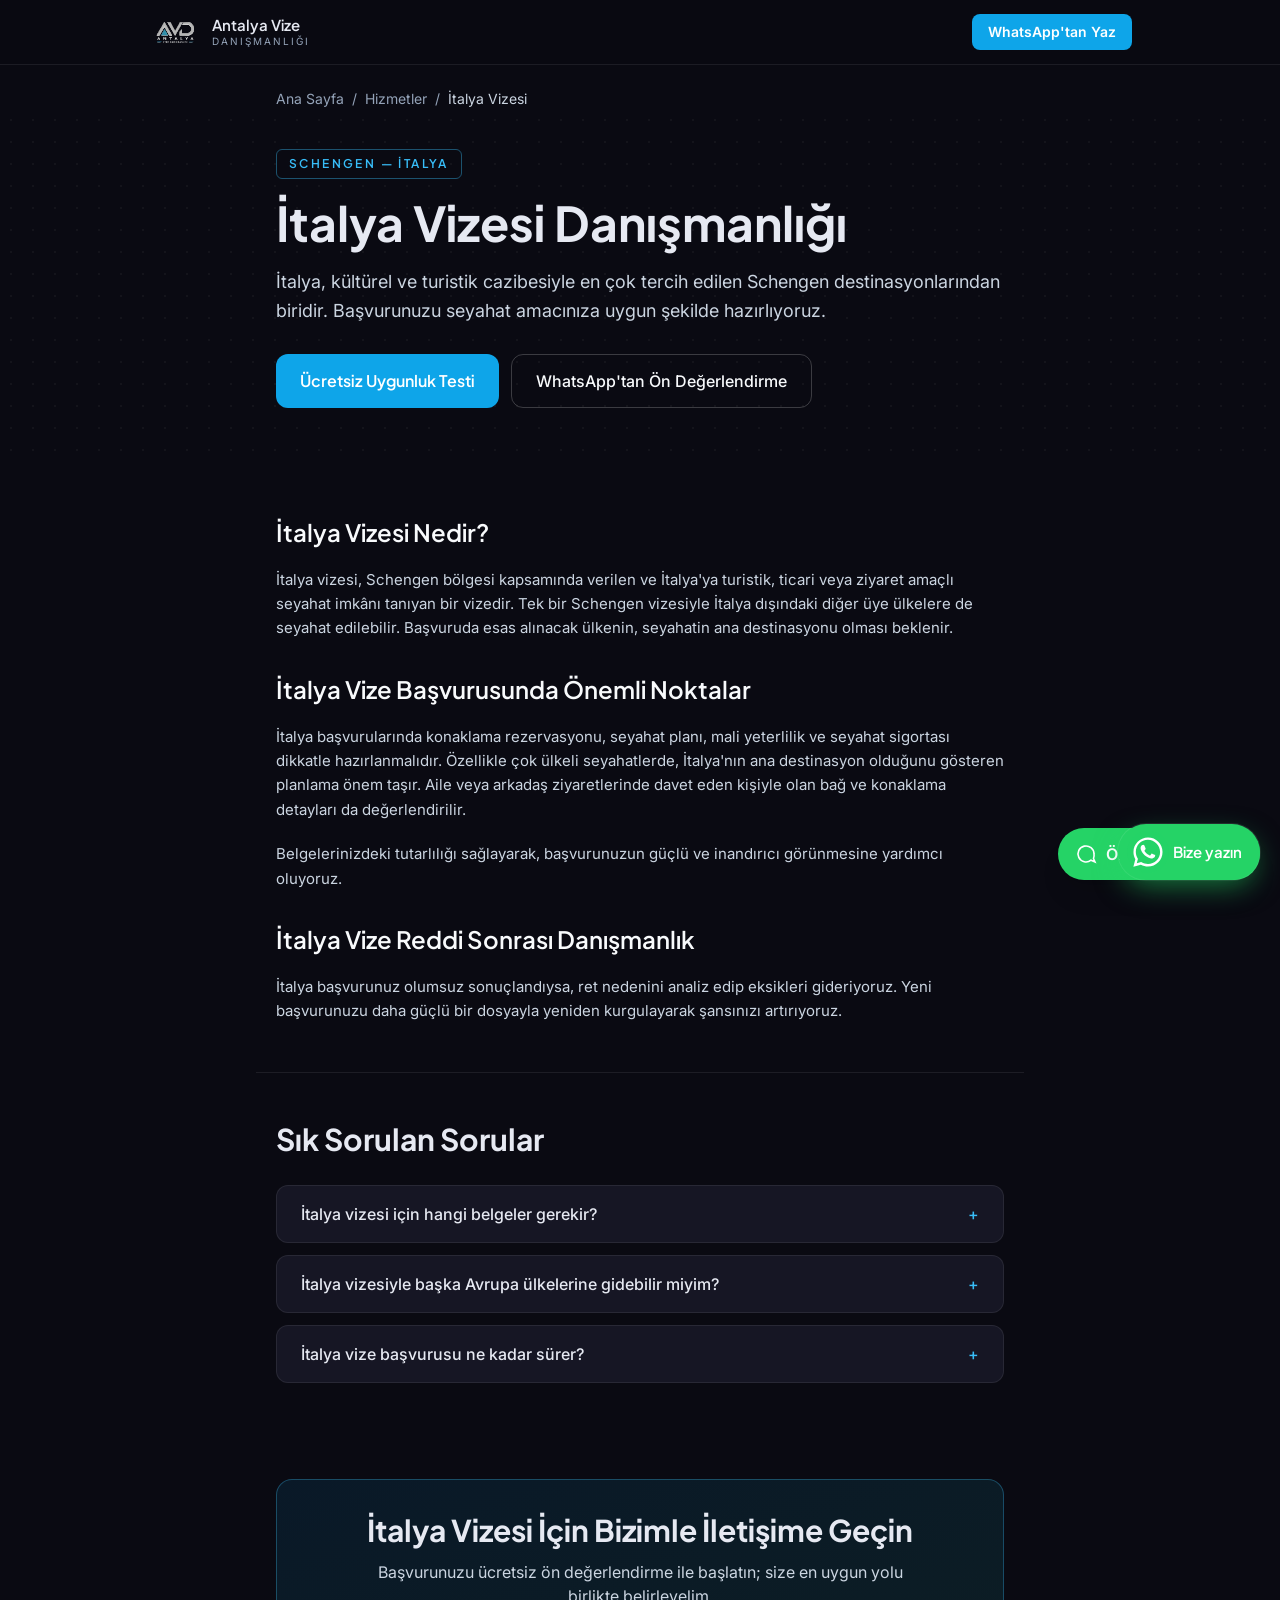
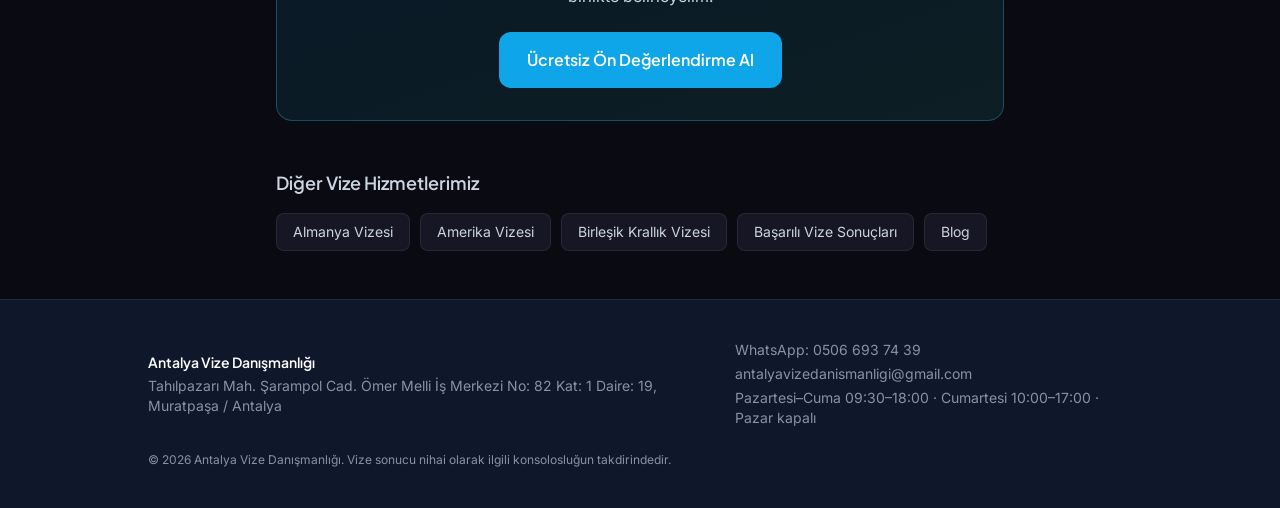
<file: italya-vizesi.html>
<!DOCTYPE html>
<html lang="tr">
<head>
<meta charset="UTF-8" />
<meta name="viewport" content="width=device-width, initial-scale=1.0" />
<title>İtalya Vizesi Danışmanlığı Antalya | Schengen Vize Başvurusu</title>
<meta name="description" content="Antalya'da İtalya (Schengen) vizesi danışmanlığı. Turistik, ticari ve aile ziyareti başvurularında dosya hazırlığı, belge kontrolü ve ret sonrası destek. Ücretsiz ön değerlendirme." />
<meta name="keywords" content="İtalya vizesi, İtalya Schengen vizesi, İtalya vize başvurusu Antalya, İtalya turistik vize, İtalya vize danışmanlığı" />
<meta name="robots" content="index, follow, max-image-preview:large" />
<meta name="author" content="Antalya Vize Danışmanlığı" />
<meta name="geo.region" content="TR-07" />
<meta name="geo.placename" content="Antalya" />
<link rel="canonical" href="https://antalyavizedanismanligi.com/italya-vizesi" />
<link rel="icon" type="image/svg+xml" href="logo.svg" />
<meta property="og:type" content="article" />
<meta property="og:site_name" content="Antalya Vize Danışmanlığı" />
<meta property="og:title" content="İtalya Vizesi Danışmanlığı Antalya | Schengen Vize Başvurusu" />
<meta property="og:description" content="Antalya'da İtalya (Schengen) vizesi danışmanlığı. Turistik, ticari ve aile ziyareti başvurularında dosya hazırlığı, belge kontrolü ve ret sonrası destek. Ücretsiz ön değerlendirme." />
<meta property="og:locale" content="tr_TR" />
<meta property="og:url" content="https://antalyavizedanismanligi.com/italya-vizesi" />
<meta property="og:image" content="https://antalyavizedanismanligi.com/og-image.jpg" />
<meta name="twitter:card" content="summary_large_image" />
<meta name="twitter:title" content="İtalya Vizesi Danışmanlığı Antalya | Schengen Vize Başvurusu" />
<meta name="twitter:description" content="Antalya'da İtalya (Schengen) vizesi danışmanlığı. Turistik, ticari ve aile ziyareti başvurularında dosya hazırlığı, belge kontrolü ve ret sonrası destek. Ücretsiz ön değerlendirme." />
<meta name="twitter:image" content="https://antalyavizedanismanligi.com/og-image.jpg" />
<script type="application/ld+json">
{
  "@context":"https://schema.org",
  "@graph":[
    {"@type":"Service","name":"İtalya Vize Danışmanlığı","serviceType":"Vize Danışmanlığı","provider":{"@type":"ProfessionalService","name":"Antalya Vize Danışmanlığı","telephone":"+905066937439","email":"antalyavizedanismanligi@gmail.com","address":{"@type":"PostalAddress","streetAddress":"Tahılpazarı Mah. Şarampol Cad. Ömer Melli İş Merkezi No: 82","addressLocality":"Muratpaşa","addressRegion":"Antalya","addressCountry":"TR"}},"areaServed":{"@type":"City","name":"Antalya"},"description":"Antalya'da İtalya (Schengen) vizesi danışmanlığı. Turistik, ticari ve aile ziyareti başvurularında dosya hazırlığı, belge kontrolü ve ret sonrası destek. Ücretsiz ön değerlendirme."},
    {"@type":"BreadcrumbList","itemListElement":[
      {"@type":"ListItem","position":1,"name":"Ana Sayfa","item":"https://antalyavizedanismanligi.com/"},
      {"@type":"ListItem","position":2,"name":"Hizmetler","item":"https://antalyavizedanismanligi.com/#hizmetler"},
      {"@type":"ListItem","position":3,"name":"İtalya Vizesi","item":"https://antalyavizedanismanligi.com/italya-vizesi"}
    ]},
    {"@type":"FAQPage","mainEntity":[{"@type":"Question","name":"İtalya vizesi için hangi belgeler gerekir?","acceptedAnswer":{"@type":"Answer","text":"Pasaport, biyometrik fotoğraf, seyahat sigortası, konaklama ve seyahat planı, mali durum ve bağ belgeleri genel olarak istenir. Kesin liste, durumunuza göre ön değerlendirme sonrası hazırlanır."}},{"@type":"Question","name":"İtalya vizesiyle başka Avrupa ülkelerine gidebilir miyim?","acceptedAnswer":{"@type":"Answer","text":"Evet, İtalya Schengen vizesi geçerli olduğu sürece diğer Schengen ülkelerine de seyahat edilebilir; ancak başvuruda ana destinasyonun İtalya olması beklenir."}},{"@type":"Question","name":"İtalya vize başvurusu ne kadar sürer?","acceptedAnswer":{"@type":"Answer","text":"Süre, randevu yoğunluğu ve başvuru dönemine göre değişir. Seyahat tarihlerinizi göz önünde bulundurarak planlamayı birlikte yapıyoruz."}}]}
  ]
}
</script>

<link rel="preconnect" href="https://fonts.googleapis.com">
<link rel="preconnect" href="https://fonts.gstatic.com" crossorigin>
<link href="https://fonts.googleapis.com/css2?family=Plus+Jakarta+Sans:wght@400;500;600;700;800&family=Inter:wght@400;500;600;700&display=swap" rel="stylesheet">

<style>html{scroll-behavior:smooth}body{-webkit-font-smoothing:antialiased;background:#0a0a12;color:#e6e9f2}.dotgrid{background-image:radial-gradient(#ffffff0a 1px,transparent 1px);background-size:22px 22px}</style>
<link rel="stylesheet" href="tw.css" />
</head>
<body class="font-sans">

<header class="sticky top-0 z-50 bg-ink-950/85 backdrop-blur border-b border-slatey-200">
  <div class="max-w-5xl mx-auto px-5 h-16 flex items-center justify-between">
    <a href="index.html" class="flex items-center gap-2.5">
      <img src="logo-light.svg" alt="Antalya Vize Danışmanlığı logosu" class="h-9 w-auto" />
      <span class="leading-tight"><span class="block font-display font-semibold text-[15px]">Antalya Vize</span><span class="block text-[10px] tracking-[0.2em] text-slatey-500 uppercase">Danışmanlığı</span></span>
    </a>
    <a href="https://wa.me/905066937439?text=Merhaba%2C%20%C4%B0talya%20vizesi%20hakk%C4%B1nda%20bilgi%20almak%20istiyorum." target="_blank" rel="noopener" class="inline-flex items-center gap-2 bg-brand-500 hover:bg-brand-600 text-white text-sm font-semibold px-4 py-2 rounded-lg transition">WhatsApp'tan Yaz</a>
  </div>
</header>

<nav aria-label="Breadcrumb" class="max-w-3xl mx-auto px-5 pt-6 text-sm text-slatey-500">
  <ol class="flex flex-wrap items-center gap-2">
    <li><a href="index.html" class="hover:text-slatey-900">Ana Sayfa</a></li>
    <li aria-hidden="true">/</li>
    <li><a href="index.html#hizmetler" class="hover:text-slatey-900">Hizmetler</a></li>
    <li aria-hidden="true">/</li>
    <li class="text-slatey-700" aria-current="page">İtalya Vizesi</li>
  </ol>
</nav>

<main>
  <section class="dotgrid">
    <div class="max-w-3xl mx-auto px-5 pt-10 pb-12">
      <span class="inline-block text-brand-600 text-xs font-display font-semibold tracking-[0.2em] uppercase border border-brand-400/40 rounded-md px-3 py-1.5 mb-5">Schengen — İtalya</span>
      <h1 class="font-display font-bold text-3xl md:text-5xl leading-tight mb-5">İtalya Vizesi Danışmanlığı</h1>
      <p class="text-slatey-700 text-lg leading-relaxed mb-7">İtalya, kültürel ve turistik cazibesiyle en çok tercih edilen Schengen destinasyonlarından biridir. Başvurunuzu seyahat amacınıza uygun şekilde hazırlıyoruz.</p>
      <div class="flex flex-col sm:flex-row gap-3">
        <a href="index.html#test" class="inline-flex items-center justify-center gap-2 bg-brand-500 hover:bg-brand-600 text-white font-semibold px-6 py-3.5 rounded-xl transition font-display">Ücretsiz Uygunluk Testi</a>
        <a href="https://wa.me/905066937439?text=Merhaba%2C%20%C4%B0talya%20vizesi%20hakk%C4%B1nda%20bilgi%20almak%20istiyorum." target="_blank" rel="noopener" class="inline-flex items-center justify-center gap-2 border border-white/20 hover:border-white/40 text-slatey-900 font-medium px-6 py-3.5 rounded-xl transition">WhatsApp'tan Ön Değerlendirme</a>
      </div>
    </div>
  </section>

  <article class="max-w-3xl mx-auto px-5 py-12 space-y-5 text-slatey-700 leading-relaxed text-[15px]">
    <h2 class="font-display font-semibold text-2xl text-slatey-900 pt-3">İtalya Vizesi Nedir?</h2><p>İtalya vizesi, Schengen bölgesi kapsamında verilen ve İtalya'ya turistik, ticari veya ziyaret amaçlı seyahat imkânı tanıyan bir vizedir. Tek bir Schengen vizesiyle İtalya dışındaki diğer üye ülkelere de seyahat edilebilir. Başvuruda esas alınacak ülkenin, seyahatin ana destinasyonu olması beklenir.</p><h2 class="font-display font-semibold text-2xl text-slatey-900 pt-3">İtalya Vize Başvurusunda Önemli Noktalar</h2><p>İtalya başvurularında konaklama rezervasyonu, seyahat planı, mali yeterlilik ve seyahat sigortası dikkatle hazırlanmalıdır. Özellikle çok ülkeli seyahatlerde, İtalya'nın ana destinasyon olduğunu gösteren planlama önem taşır. Aile veya arkadaş ziyaretlerinde davet eden kişiyle olan bağ ve konaklama detayları da değerlendirilir.</p><p>Belgelerinizdeki tutarlılığı sağlayarak, başvurunuzun güçlü ve inandırıcı görünmesine yardımcı oluyoruz.</p><h2 class="font-display font-semibold text-2xl text-slatey-900 pt-3">İtalya Vize Reddi Sonrası Danışmanlık</h2><p>İtalya başvurunuz olumsuz sonuçlandıysa, ret nedenini analiz edip eksikleri gideriyoruz. Yeni başvurunuzu daha güçlü bir dosyayla yeniden kurgulayarak şansınızı artırıyoruz.</p>
  </article>

  <section class="max-w-3xl mx-auto px-5 py-12 border-t border-slatey-200">
    <h2 class="font-display font-bold text-2xl md:text-3xl mb-7">Sık Sorulan Sorular</h2>
    <div class="space-y-3"><details class="bg-ink-850 rounded-xl border border-slatey-200 px-6 py-4 group">
<summary class="font-medium cursor-pointer list-none flex items-center justify-between gap-4">İtalya vizesi için hangi belgeler gerekir?<span class="text-brand-600 group-open:rotate-45 transition-transform">+</span></summary>
<p class="text-slatey-700 leading-relaxed mt-3">Pasaport, biyometrik fotoğraf, seyahat sigortası, konaklama ve seyahat planı, mali durum ve bağ belgeleri genel olarak istenir. Kesin liste, durumunuza göre ön değerlendirme sonrası hazırlanır.</p></details><details class="bg-ink-850 rounded-xl border border-slatey-200 px-6 py-4 group">
<summary class="font-medium cursor-pointer list-none flex items-center justify-between gap-4">İtalya vizesiyle başka Avrupa ülkelerine gidebilir miyim?<span class="text-brand-600 group-open:rotate-45 transition-transform">+</span></summary>
<p class="text-slatey-700 leading-relaxed mt-3">Evet, İtalya Schengen vizesi geçerli olduğu sürece diğer Schengen ülkelerine de seyahat edilebilir; ancak başvuruda ana destinasyonun İtalya olması beklenir.</p></details><details class="bg-ink-850 rounded-xl border border-slatey-200 px-6 py-4 group">
<summary class="font-medium cursor-pointer list-none flex items-center justify-between gap-4">İtalya vize başvurusu ne kadar sürer?<span class="text-brand-600 group-open:rotate-45 transition-transform">+</span></summary>
<p class="text-slatey-700 leading-relaxed mt-3">Süre, randevu yoğunluğu ve başvuru dönemine göre değişir. Seyahat tarihlerinizi göz önünde bulundurarak planlamayı birlikte yapıyoruz.</p></details></div>
  </section>

  <section class="max-w-3xl mx-auto px-5 py-12">
    <div class="bg-gradient-to-br from-brand-500/10 to-accent-400/10 border border-brand-400/30 rounded-2xl p-8 text-center">
      <h2 class="font-display font-bold text-2xl md:text-3xl mb-3">İtalya Vizesi İçin Bizimle İletişime Geçin</h2>
      <p class="text-slatey-700 mb-6 max-w-xl mx-auto">Başvurunuzu ücretsiz ön değerlendirme ile başlatın; size en uygun yolu birlikte belirleyelim.</p>
      <a href="https://wa.me/905066937439?text=Merhaba%2C%20%C4%B0talya%20vizesi%20hakk%C4%B1nda%20bilgi%20almak%20istiyorum." target="_blank" rel="noopener" class="inline-flex items-center justify-center gap-2 bg-brand-500 hover:bg-brand-600 text-white font-semibold px-7 py-4 rounded-xl transition font-display">Ücretsiz Ön Değerlendirme Al</a>
    </div>
  </section>

  <section class="max-w-3xl mx-auto px-5 pb-12">
    <h2 class="font-display font-semibold text-lg mb-4 text-slatey-700">Diğer Vize Hizmetlerimiz</h2>
    <div class="flex flex-wrap gap-2.5"><a href="almanya-vizesi.html" class="inline-flex items-center px-4 py-2 rounded-lg bg-ink-850 border border-slatey-200 hover:border-violet-400/40 text-slatey-700 hover:text-slatey-900 text-sm transition">Almanya Vizesi</a><a href="amerika-vizesi.html" class="inline-flex items-center px-4 py-2 rounded-lg bg-ink-850 border border-slatey-200 hover:border-violet-400/40 text-slatey-700 hover:text-slatey-900 text-sm transition">Amerika Vizesi</a><a href="birlesik-krallik-vizesi.html" class="inline-flex items-center px-4 py-2 rounded-lg bg-ink-850 border border-slatey-200 hover:border-violet-400/40 text-slatey-700 hover:text-slatey-900 text-sm transition">Birleşik Krallık Vizesi</a><a href="basarili-vize-sonuclari.html" class="inline-flex items-center px-4 py-2 rounded-lg bg-ink-850 border border-slatey-200 hover:border-violet-400/40 text-slatey-700 hover:text-slatey-900 text-sm transition">Başarılı Vize Sonuçları</a><a href="blog.html" class="inline-flex items-center px-4 py-2 rounded-lg bg-ink-850 border border-slatey-200 hover:border-violet-400/40 text-slatey-700 hover:text-slatey-900 text-sm transition">Blog</a></div>
  </section>
</main>

<footer class="border-t border-slatey-200 py-10" style="background:#0f172a">
  <div class="max-w-5xl mx-auto px-5 text-sm text-slatey-400">
    <div class="flex flex-col md:flex-row md:items-center justify-between gap-4">
      <div>
        <div class="font-display font-semibold text-white mb-1">Antalya Vize Danışmanlığı</div>
        <p>Tahılpazarı Mah. Şarampol Cad. Ömer Melli İş Merkezi No: 82 Kat: 1 Daire: 19, Muratpaşa / Antalya</p>
      </div>
      <div class="space-y-1">
        <a href="https://wa.me/905066937439?text=Merhaba%2C%20%C4%B0talya%20vizesi%20hakk%C4%B1nda%20bilgi%20almak%20istiyorum." target="_blank" rel="noopener" class="block hover:text-white">WhatsApp: 0506 693 74 39</a>
        <a href="mailto:antalyavizedanismanligi@gmail.com" class="block hover:text-white">antalyavizedanismanligi@gmail.com</a>
        <p>Pazartesi–Cuma 09:30–18:00 · Cumartesi 10:00–17:00 · Pazar kapalı</p>
      </div>
    </div>
    <p class="text-xs text-slatey-400 mt-6">© 2026 Antalya Vize Danışmanlığı. Vize sonucu nihai olarak ilgili konsolosluğun takdirindedir.</p>
  </div>
</footer>

<a href="https://wa.me/905066937439?text=Merhaba%2C%20%C4%B0talya%20vizesi%20hakk%C4%B1nda%20bilgi%20almak%20istiyorum." target="_blank" rel="noopener" aria-label="WhatsApp ile iletişime geç" class="fixed bottom-5 right-5 z-50 inline-flex items-center gap-2 bg-[#25D366] hover:bg-[#1ebe5d] text-white font-semibold px-4 py-3.5 rounded-full shadow-xl transition">
  <svg viewBox="0 0 24 24" fill="none" stroke="currentColor" stroke-width="1.6" class="w-6 h-6"><path d="M20 12a8 8 0 1 0-3 6.2L21 20l-1.5-3.5A8 8 0 0 0 20 12Z"/></svg>
  <span class="hidden sm:inline">Ön Değerlendirme</span>
</a>

<!-- Yüzen WhatsApp butonu -->
<a href="https://wa.me/905066937439?text=Merhaba%2C%20vize%20s%C3%BCrecim%20hakk%C4%B1nda%20bilgi%20almak%20istiyorum." target="_blank" rel="noopener" aria-label="WhatsApp ile iletişime geçin"
   style="position:fixed;right:20px;bottom:20px;z-index:60;display:inline-flex;align-items:center;gap:10px;background:#25D366;color:#fff;padding:13px 18px 13px 15px;border-radius:999px;font-family:'Plus Jakarta Sans',sans-serif;font-weight:600;font-size:15px;text-decoration:none;box-shadow:0 10px 30px -6px rgba(37,211,102,.6),0 0 0 1px rgba(255,255,255,.1);transition:transform .2s,box-shadow .2s"
   onmouseover="this.style.transform='scale(1.05)'" onmouseout="this.style.transform='scale(1)'">
  <span style="position:relative;display:grid;place-items:center;width:30px;height:30px">
    <span style="position:absolute;inset:-6px;border-radius:50%;background:rgba(37,211,102,.5);animation:waPulse 2s ease-out infinite"></span>
    <svg viewBox="0 0 32 32" fill="#fff" style="width:30px;height:30px;position:relative"><path d="M16 .5C7.4.5.5 7.4.5 16c0 2.8.7 5.4 2 7.8L.4 31.6l8-2.1c2.3 1.2 4.9 1.9 7.6 1.9 8.6 0 15.5-6.9 15.5-15.5S24.6.5 16 .5zm0 28.3c-2.5 0-4.8-.7-6.8-1.8l-.5-.3-4.7 1.2 1.3-4.6-.3-.5c-1.3-2.1-2-4.5-2-7 0-7.1 5.8-12.9 12.9-12.9S28.9 8.9 28.9 16 23.1 28.8 16 28.8zm7.1-9.7c-.4-.2-2.3-1.1-2.6-1.3-.3-.1-.6-.2-.9.2s-1 1.3-1.2 1.5c-.2.2-.4.3-.8.1-.4-.2-1.6-.6-3.1-1.9-1.1-1-1.9-2.3-2.2-2.7-.2-.4 0-.6.2-.8.2-.2.4-.4.5-.7.2-.2.2-.4.4-.7.1-.3.1-.5 0-.7-.1-.2-.9-2.2-1.3-3-.3-.8-.7-.7-.9-.7h-.8c-.3 0-.7.1-1 .5-.4.4-1.3 1.3-1.3 3.1s1.4 3.6 1.5 3.9c.2.3 2.7 4.2 6.6 5.9.9.4 1.6.6 2.2.8.9.3 1.8.2 2.4.2.7-.1 2.3-.9 2.6-1.9.3-.9.3-1.7.2-1.9-.1-.1-.4-.2-.8-.4z"/></svg>
  </span>
  <span class="wa-label" style="white-space:nowrap">Bize yazın</span>
</a>
<style>
  @keyframes waPulse{0%{transform:scale(1);opacity:.7}70%{transform:scale(1.5);opacity:0}100%{opacity:0}}
  @media(max-width:520px){.wa-label{display:none}a[aria-label="WhatsApp ile iletişime geçin"]{padding:14px!important}}
  @media(prefers-reduced-motion:reduce){a[aria-label="WhatsApp ile iletişime geçin"] span span{animation:none!important}}
</style>
</body>
</html>
</file>
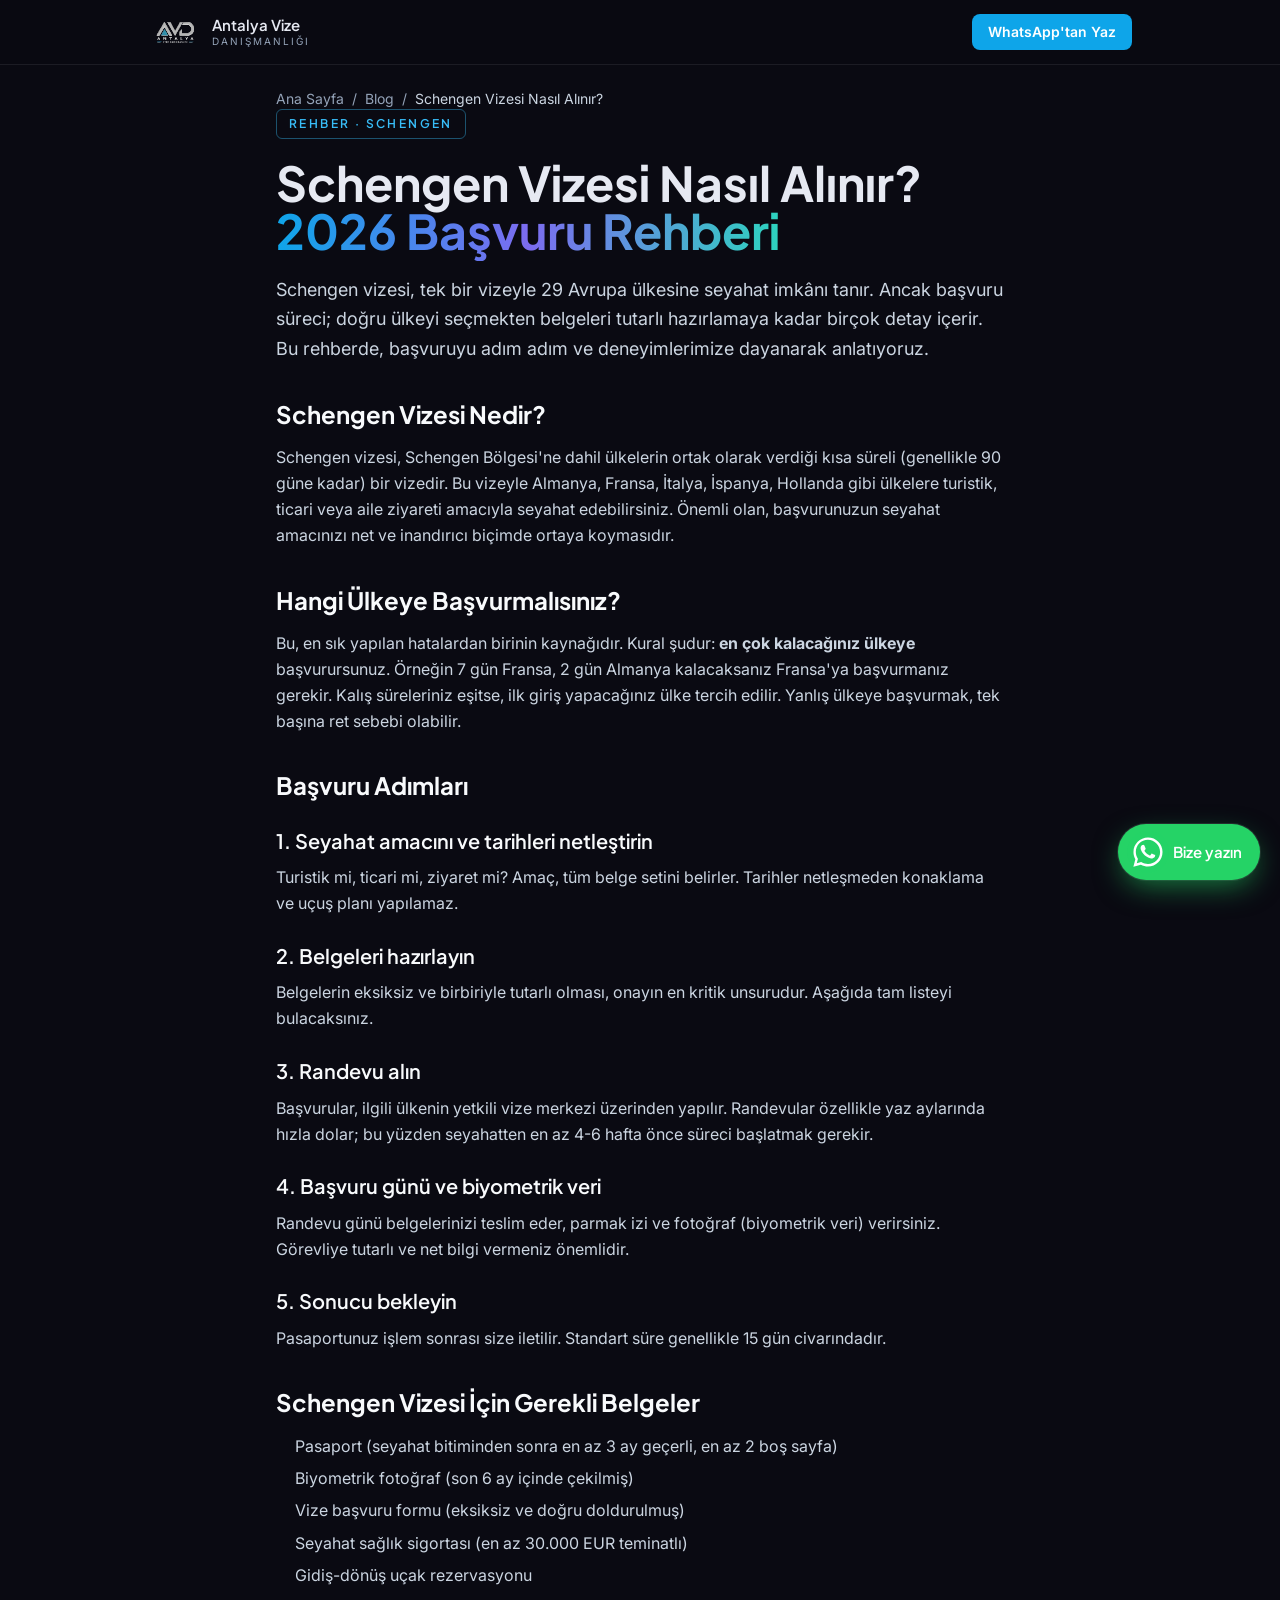
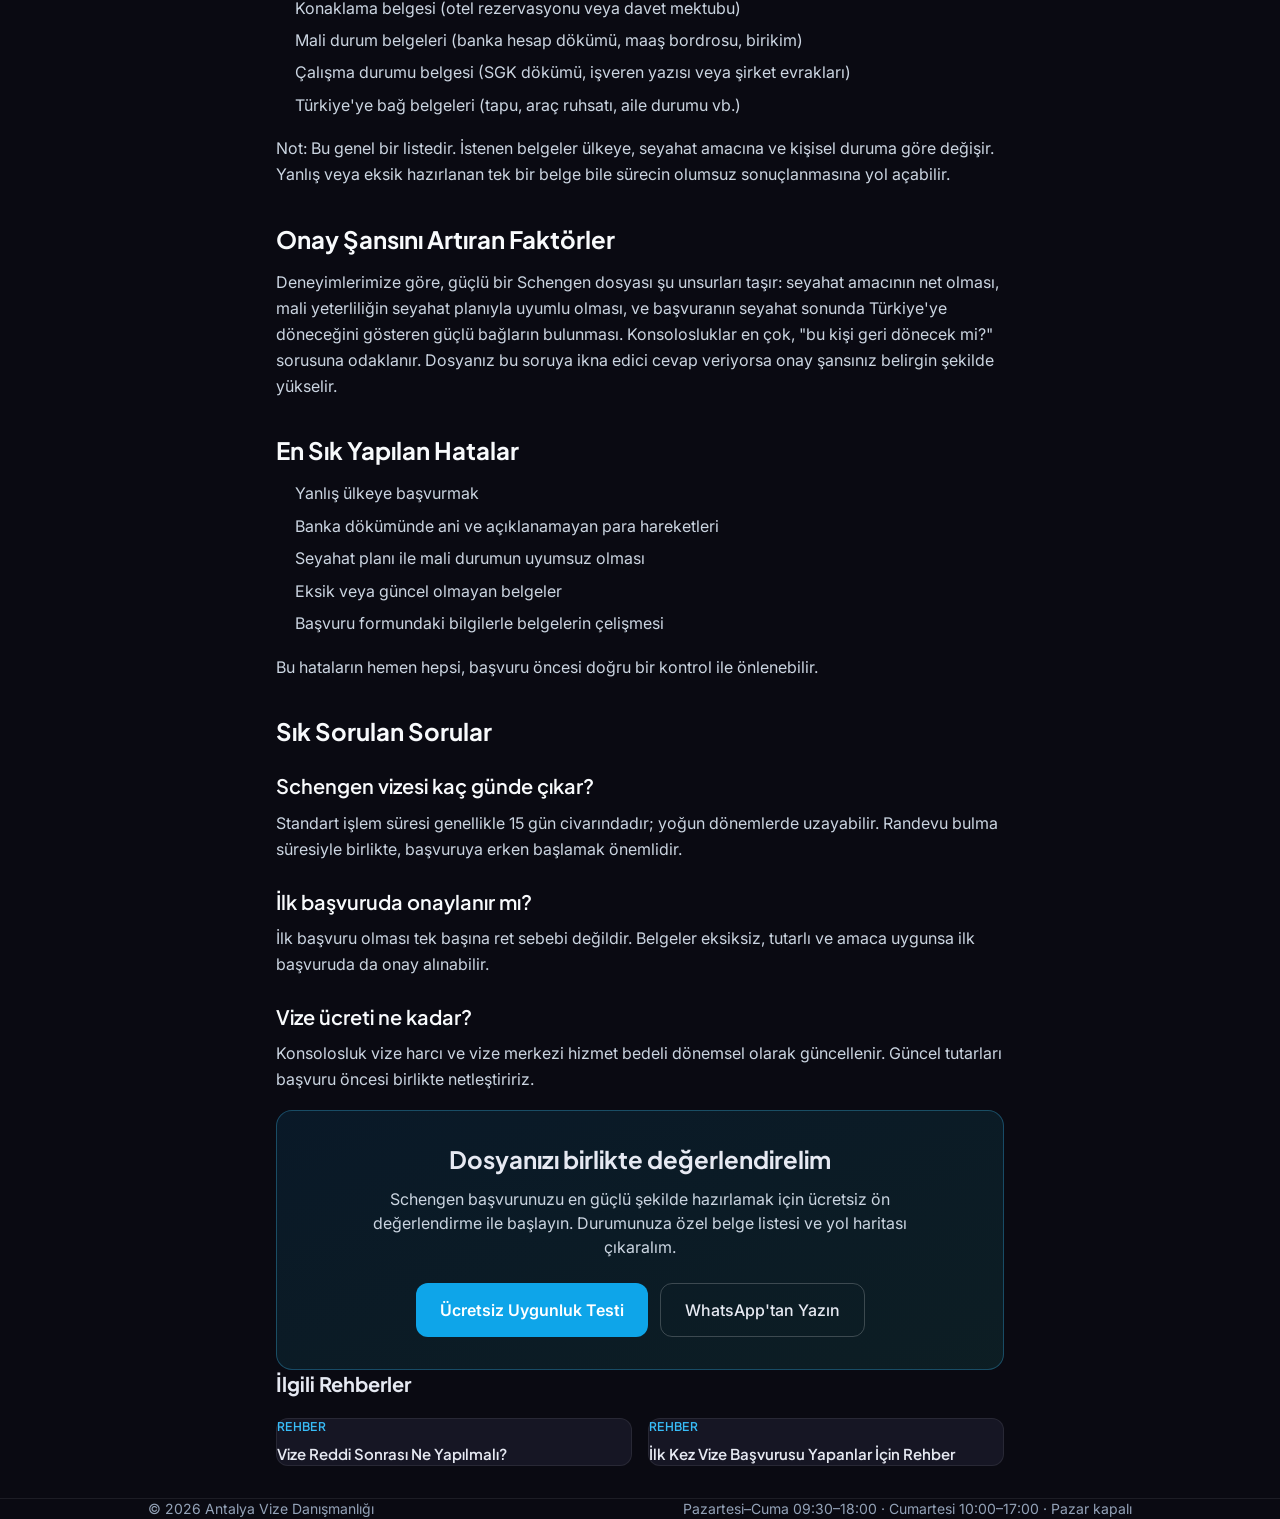
<file: schengen-vizesi-nasil-alinir.html>
<!DOCTYPE html><html lang="tr"><head>
<meta charset="UTF-8"/><meta name="viewport" content="width=device-width, initial-scale=1.0"/>
<title>Schengen Vizesi Nasıl Alınır? 2026 Başvuru Rehberi | Antalya Vize Danışmanlığı</title>
<meta name="description" content="Schengen vizesi nasıl alınır? Başvuru adımları, gerekli belgeler, randevu, ücretler ve onay şansını artırma ipuçları. Antalya'dan profesyonel vize danışmanlığı."/>
<meta name="keywords" content="Schengen vizesi nasıl alınır, Schengen vize başvurusu, Schengen vizesi belgeleri, Schengen vize randevu, Schengen vize ücreti, Antalya vize danışmanlığı"/>
<meta name="robots" content="index, follow, max-image-preview:large"/>
<meta name="geo.region" content="TR-07"/><meta name="geo.placename" content="Antalya"/>
<link rel="canonical" href="https://antalyavizedanismanligi.com/schengen-vizesi-nasil-alinir"/>
<link rel="icon" type="image/svg+xml" href="logo.svg"/>
<meta property="og:type" content="article"/><meta property="og:site_name" content="Antalya Vize Danışmanlığı"/>
<meta property="og:title" content="Schengen Vizesi Nasıl Alınır? 2026 Başvuru Rehberi"/>
<meta property="og:description" content="Başvuru adımları, gerekli belgeler, randevu, ücretler ve onay şansını artırma ipuçları."/>
<meta property="og:locale" content="tr_TR"/><meta property="og:url" content="https://antalyavizedanismanligi.com/schengen-vizesi-nasil-alinir"/>
<meta property="og:image" content="https://antalyavizedanismanligi.com/og-image.jpg"/>
<meta name="twitter:card" content="summary_large_image"/>
<script type="application/ld+json">{"@context":"https://schema.org","@type":"Article","headline":"Schengen Vizesi Nasıl Alınır? 2026 Başvuru Rehberi","description":"Schengen vizesi başvuru adımları, gerekli belgeler, randevu ve onay şansını artırma yolları.","author":{"@type":"Organization","name":"Antalya Vize Danışmanlığı"},"publisher":{"@type":"Organization","name":"Antalya Vize Danışmanlığı"},"inLanguage":"tr-TR"}</script>
<script type="application/ld+json">{"@context":"https://schema.org","@type":"FAQPage","mainEntity":[{"@type":"Question","name":"Schengen vizesi kaç günde çıkar?","acceptedText":"","acceptedAnswer":{"@type":"Answer","text":"Standart işlem süresi başvuru tarihinden itibaren genellikle 15 gün civarındadır; yoğun dönemlerde bu süre uzayabilir. Randevu bulma süresi de eklendiğinde başvuruya erken başlamak önemlidir."}},{"@type":"Question","name":"Schengen vizesi ilk başvuruda onaylanır mı?","acceptedAnswer":{"@type":"Answer","text":"İlk başvuru olması tek başına ret sebebi değildir. Belgelerin eksiksiz, tutarlı ve seyahat amacını net biçimde desteklemesi durumunda ilk başvuruda da onay alınabilir."}},{"@type":"Question","name":"Hangi Schengen ülkesine başvurmalıyım?","acceptedAnswer":{"@type":"Answer","text":"Kural olarak en çok kalacağınız ülkeye başvurulur; kalış süreleri eşitse ilk giriş yapacağınız ülke tercih edilir."}}]}</script>
<link rel="preconnect" href="https://fonts.googleapis.com"><link rel="preconnect" href="https://fonts.gstatic.com" crossorigin>
<link href="https://fonts.googleapis.com/css2?family=Plus+Jakarta+Sans:wght@400;500;600;700;800&family=Inter:wght@400;500;600;700&display=swap" rel="stylesheet">
<style>html{scroll-behavior:smooth}body{-webkit-font-smoothing:antialiased;background:#0a0a12;color:#e6e9f2}.dotgrid{background-image:radial-gradient(#ffffff0a 1px,transparent 1px);background-size:22px 22px}.prose p{margin:0 0 1.1rem}.prose h2{margin:2.2rem 0 .9rem}.prose h3{margin:1.6rem 0 .6rem}.prose ul{margin:0 0 1.1rem;padding-left:1.2rem}.prose li{margin:.4rem 0}.grad-text{background:linear-gradient(90deg,#0ea5e9,#7c6cf0,#2dd4bf);-webkit-background-clip:text;background-clip:text;color:transparent}</style>
<link rel="stylesheet" href="tw.css" />
</head><body class="font-sans">
<header class="sticky top-0 z-50 bg-ink-950/85 backdrop-blur border-b border-slatey-200"><div class="max-w-5xl mx-auto px-5 h-16 flex items-center justify-between">
<a href="index.html" class="flex items-center gap-2.5"><img src="logo-light.svg" alt="Antalya Vize Danışmanlığı logosu" class="h-9 w-auto"/><span class="leading-tight"><span class="block font-display font-semibold text-[15px]">Antalya Vize</span><span class="block text-[10px] tracking-[0.2em] text-slatey-500 uppercase">Danışmanlığı</span></span></a>
<a href="https://wa.me/905066937439?text=Merhaba%2C%20Schengen%20vizesi%20hakk%C4%B1nda%20bilgi%20almak%20istiyorum." target="_blank" rel="noopener" class="inline-flex items-center gap-2 bg-brand-500 hover:bg-brand-600 text-white text-sm font-semibold px-4 py-2 rounded-lg transition">WhatsApp'tan Yaz</a></div></header>

<nav aria-label="Breadcrumb" class="max-w-3xl mx-auto px-5 pt-6 text-sm text-slatey-500"><ol class="flex flex-wrap items-center gap-2"><li><a href="index.html" class="hover:text-slatey-900">Ana Sayfa</a></li><li aria-hidden="true">/</li><li><a href="blog.html" class="hover:text-slatey-900">Blog</a></li><li aria-hidden="true">/</li><li class="text-slatey-700" aria-current="page">Schengen Vizesi Nasıl Alınır?</li></ol></nav>

<main>
<article class="max-w-3xl mx-auto px-5 pt-8 pb-4">
  <span class="inline-block text-brand-600 text-xs font-display font-semibold tracking-[0.2em] uppercase border border-brand-400/40 rounded-md px-3 py-1.5 mb-5">Rehber · Schengen</span>
  <h1 class="font-display font-bold text-3xl md:text-5xl leading-tight mb-5">Schengen Vizesi Nasıl Alınır? <span class="grad-text">2026 Başvuru Rehberi</span></h1>
  <p class="text-slatey-700 text-lg leading-relaxed mb-8">Schengen vizesi, tek bir vizeyle 29 Avrupa ülkesine seyahat imkânı tanır. Ancak başvuru süreci; doğru ülkeyi seçmekten belgeleri tutarlı hazırlamaya kadar birçok detay içerir. Bu rehberde, başvuruyu adım adım ve deneyimlerimize dayanarak anlatıyoruz.</p>

  <div class="prose text-slatey-700 text-[16px] leading-relaxed">
    <h2 class="font-display font-bold text-2xl text-slatey-900">Schengen Vizesi Nedir?</h2>
    <p>Schengen vizesi, Schengen Bölgesi'ne dahil ülkelerin ortak olarak verdiği kısa süreli (genellikle 90 güne kadar) bir vizedir. Bu vizeyle Almanya, Fransa, İtalya, İspanya, Hollanda gibi ülkelere turistik, ticari veya aile ziyareti amacıyla seyahat edebilirsiniz. Önemli olan, başvurunuzun seyahat amacınızı net ve inandırıcı biçimde ortaya koymasıdır.</p>

    <h2 class="font-display font-bold text-2xl text-slatey-900">Hangi Ülkeye Başvurmalısınız?</h2>
    <p>Bu, en sık yapılan hatalardan birinin kaynağıdır. Kural şudur: <strong>en çok kalacağınız ülkeye</strong> başvurursunuz. Örneğin 7 gün Fransa, 2 gün Almanya kalacaksanız Fransa'ya başvurmanız gerekir. Kalış süreleriniz eşitse, ilk giriş yapacağınız ülke tercih edilir. Yanlış ülkeye başvurmak, tek başına ret sebebi olabilir.</p>

    <h2 class="font-display font-bold text-2xl text-slatey-900">Başvuru Adımları</h2>
    <h3 class="font-display font-semibold text-xl text-slatey-900">1. Seyahat amacını ve tarihleri netleştirin</h3>
    <p>Turistik mi, ticari mi, ziyaret mi? Amaç, tüm belge setini belirler. Tarihler netleşmeden konaklama ve uçuş planı yapılamaz.</p>
    <h3 class="font-display font-semibold text-xl text-slatey-900">2. Belgeleri hazırlayın</h3>
    <p>Belgelerin eksiksiz ve birbiriyle tutarlı olması, onayın en kritik unsurudur. Aşağıda tam listeyi bulacaksınız.</p>
    <h3 class="font-display font-semibold text-xl text-slatey-900">3. Randevu alın</h3>
    <p>Başvurular, ilgili ülkenin yetkili vize merkezi üzerinden yapılır. Randevular özellikle yaz aylarında hızla dolar; bu yüzden seyahatten en az 4-6 hafta önce süreci başlatmak gerekir.</p>
    <h3 class="font-display font-semibold text-xl text-slatey-900">4. Başvuru günü ve biyometrik veri</h3>
    <p>Randevu günü belgelerinizi teslim eder, parmak izi ve fotoğraf (biyometrik veri) verirsiniz. Görevliye tutarlı ve net bilgi vermeniz önemlidir.</p>
    <h3 class="font-display font-semibold text-xl text-slatey-900">5. Sonucu bekleyin</h3>
    <p>Pasaportunuz işlem sonrası size iletilir. Standart süre genellikle 15 gün civarındadır.</p>

    <h2 class="font-display font-bold text-2xl text-slatey-900">Schengen Vizesi İçin Gerekli Belgeler</h2>
    <ul class="list-disc">
      <li>Pasaport (seyahat bitiminden sonra en az 3 ay geçerli, en az 2 boş sayfa)</li>
      <li>Biyometrik fotoğraf (son 6 ay içinde çekilmiş)</li>
      <li>Vize başvuru formu (eksiksiz ve doğru doldurulmuş)</li>
      <li>Seyahat sağlık sigortası (en az 30.000 EUR teminatlı)</li>
      <li>Gidiş-dönüş uçak rezervasyonu</li>
      <li>Konaklama belgesi (otel rezervasyonu veya davet mektubu)</li>
      <li>Mali durum belgeleri (banka hesap dökümü, maaş bordrosu, birikim)</li>
      <li>Çalışma durumu belgesi (SGK dökümü, işveren yazısı veya şirket evrakları)</li>
      <li>Türkiye'ye bağ belgeleri (tapu, araç ruhsatı, aile durumu vb.)</li>
    </ul>
    <p>Not: Bu genel bir listedir. İstenen belgeler ülkeye, seyahat amacına ve kişisel duruma göre değişir. Yanlış veya eksik hazırlanan tek bir belge bile sürecin olumsuz sonuçlanmasına yol açabilir.</p>

    <h2 class="font-display font-bold text-2xl text-slatey-900">Onay Şansını Artıran Faktörler</h2>
    <p>Deneyimlerimize göre, güçlü bir Schengen dosyası şu unsurları taşır: seyahat amacının net olması, mali yeterliliğin seyahat planıyla uyumlu olması, ve başvuranın seyahat sonunda Türkiye'ye döneceğini gösteren güçlü bağların bulunması. Konsolosluklar en çok, "bu kişi geri dönecek mi?" sorusuna odaklanır. Dosyanız bu soruya ikna edici cevap veriyorsa onay şansınız belirgin şekilde yükselir.</p>

    <h2 class="font-display font-bold text-2xl text-slatey-900">En Sık Yapılan Hatalar</h2>
    <ul class="list-disc">
      <li>Yanlış ülkeye başvurmak</li>
      <li>Banka dökümünde ani ve açıklanamayan para hareketleri</li>
      <li>Seyahat planı ile mali durumun uyumsuz olması</li>
      <li>Eksik veya güncel olmayan belgeler</li>
      <li>Başvuru formundaki bilgilerle belgelerin çelişmesi</li>
    </ul>
    <p>Bu hataların hemen hepsi, başvuru öncesi doğru bir kontrol ile önlenebilir.</p>

    <h2 class="font-display font-bold text-2xl text-slatey-900">Sık Sorulan Sorular</h2>
    <h3 class="font-display font-semibold text-xl text-slatey-900">Schengen vizesi kaç günde çıkar?</h3>
    <p>Standart işlem süresi genellikle 15 gün civarındadır; yoğun dönemlerde uzayabilir. Randevu bulma süresiyle birlikte, başvuruya erken başlamak önemlidir.</p>
    <h3 class="font-display font-semibold text-xl text-slatey-900">İlk başvuruda onaylanır mı?</h3>
    <p>İlk başvuru olması tek başına ret sebebi değildir. Belgeler eksiksiz, tutarlı ve amaca uygunsa ilk başvuruda da onay alınabilir.</p>
    <h3 class="font-display font-semibold text-xl text-slatey-900">Vize ücreti ne kadar?</h3>
    <p>Konsolosluk vize harcı ve vize merkezi hizmet bedeli dönemsel olarak güncellenir. Güncel tutarları başvuru öncesi birlikte netleştiririz.</p>
  </div>
</article>

<!-- CTA -->
<section class="max-w-3xl mx-auto px-5 py-8">
  <div class="rounded-2xl border border-brand-400/30 bg-gradient-to-br from-brand-500/10 to-accent-400/10 p-8 text-center">
    <h2 class="font-display font-bold text-2xl mb-3">Dosyanızı birlikte değerlendirelim</h2>
    <p class="text-slatey-700 mb-6 max-w-xl mx-auto">Schengen başvurunuzu en güçlü şekilde hazırlamak için ücretsiz ön değerlendirme ile başlayın. Durumunuza özel belge listesi ve yol haritası çıkaralım.</p>
    <div class="flex flex-col sm:flex-row gap-3 justify-center">
      <a href="index.html#test" class="inline-flex items-center justify-center gap-2 bg-brand-500 hover:bg-brand-600 text-white font-semibold px-6 py-3.5 rounded-xl transition">Ücretsiz Uygunluk Testi</a>
      <a href="https://wa.me/905066937439?text=Merhaba%2C%20Schengen%20vizesi%20ba%C5%9Fvurum%20i%C3%A7in%20bilgi%20almak%20istiyorum." target="_blank" rel="noopener" class="inline-flex items-center justify-center gap-2 border border-white/20 hover:border-white/40 font-medium px-6 py-3.5 rounded-xl transition">WhatsApp'tan Yazın</a>
    </div>
  </div>
</section>

<!-- İlgili yazılar -->
<section class="max-w-3xl mx-auto px-5 py-8">
  <h2 class="font-display font-bold text-xl mb-5">İlgili Rehberler</h2>
  <div class="grid sm:grid-cols-2 gap-4">
    <a href="vize-reddi-sonrasi-ne-yapilir.html" class="block bg-ink-850 rounded-xl border border-slatey-200 p-5 hover:border-violet-400/40 transition"><div class="text-xs text-brand-600 font-display font-semibold uppercase tracking-wide mb-2">Rehber</div><h3 class="font-display font-semibold text-[15px]">Vize Reddi Sonrası Ne Yapılmalı?</h3></a>
    <a href="ilk-kez-vize-basvurusu-rehberi.html" class="block bg-ink-850 rounded-xl border border-slatey-200 p-5 hover:border-violet-400/40 transition"><div class="text-xs text-brand-600 font-display font-semibold uppercase tracking-wide mb-2">Rehber</div><h3 class="font-display font-semibold text-[15px]">İlk Kez Vize Başvurusu Yapanlar İçin Rehber</h3></a>
  </div>
</section>
</main>

<footer class="border-t border-slatey-200 mt-8"><div class="max-w-5xl mx-auto px-5 py-8 text-sm text-slatey-500 flex flex-col sm:flex-row items-center justify-between gap-3">
<p>© 2026 Antalya Vize Danışmanlığı</p>
<p>Pazartesi–Cuma 09:30–18:00 · Cumartesi 10:00–17:00 · Pazar kapalı</p>
</div></footer>

<!-- Yüzen WhatsApp butonu -->
<a href="https://wa.me/905066937439?text=Merhaba%2C%20vize%20s%C3%BCrecim%20hakk%C4%B1nda%20bilgi%20almak%20istiyorum." target="_blank" rel="noopener" aria-label="WhatsApp ile iletişime geçin"
   style="position:fixed;right:20px;bottom:20px;z-index:60;display:inline-flex;align-items:center;gap:10px;background:#25D366;color:#fff;padding:13px 18px 13px 15px;border-radius:999px;font-family:'Plus Jakarta Sans',sans-serif;font-weight:600;font-size:15px;text-decoration:none;box-shadow:0 10px 30px -6px rgba(37,211,102,.6),0 0 0 1px rgba(255,255,255,.1);transition:transform .2s"
   onmouseover="this.style.transform='scale(1.05)'" onmouseout="this.style.transform='scale(1)'">
  <span style="position:relative;display:grid;place-items:center;width:30px;height:30px">
    <span style="position:absolute;inset:-6px;border-radius:50%;background:rgba(37,211,102,.5);animation:waPulse 2s ease-out infinite"></span>
    <svg viewBox="0 0 32 32" fill="#fff" style="width:30px;height:30px;position:relative"><path d="M16 .5C7.4.5.5 7.4.5 16c0 2.8.7 5.4 2 7.8L.4 31.6l8-2.1c2.3 1.2 4.9 1.9 7.6 1.9 8.6 0 15.5-6.9 15.5-15.5S24.6.5 16 .5zm0 28.3c-2.5 0-4.8-.7-6.8-1.8l-.5-.3-4.7 1.2 1.3-4.6-.3-.5c-1.3-2.1-2-4.5-2-7 0-7.1 5.8-12.9 12.9-12.9S28.9 8.9 28.9 16 23.1 28.8 16 28.8zm7.1-9.7c-.4-.2-2.3-1.1-2.6-1.3-.3-.1-.6-.2-.9.2s-1 1.3-1.2 1.5c-.2.2-.4.3-.8.1-.4-.2-1.6-.6-3.1-1.9-1.1-1-1.9-2.3-2.2-2.7-.2-.4 0-.6.2-.8.2-.2.4-.4.5-.7.2-.2.2-.4.4-.7.1-.3.1-.5 0-.7-.1-.2-.9-2.2-1.3-3-.3-.8-.7-.7-.9-.7h-.8c-.3 0-.7.1-1 .5-.4.4-1.3 1.3-1.3 3.1s1.4 3.6 1.5 3.9c.2.3 2.7 4.2 6.6 5.9.9.4 1.6.6 2.2.8.9.3 1.8.2 2.4.2.7-.1 2.3-.9 2.6-1.9.3-.9.3-1.7.2-1.9-.1-.1-.4-.2-.8-.4z"/></svg>
  </span>
  <span class="wa-label" style="white-space:nowrap">Bize yazın</span>
</a>
<style>@keyframes waPulse{0%{transform:scale(1);opacity:.7}70%{transform:scale(1.5);opacity:0}100%{opacity:0}}@media(max-width:520px){.wa-label{display:none}a[aria-label="WhatsApp ile iletişime geçin"]{padding:14px!important}}</style>
</body></html>
</file>
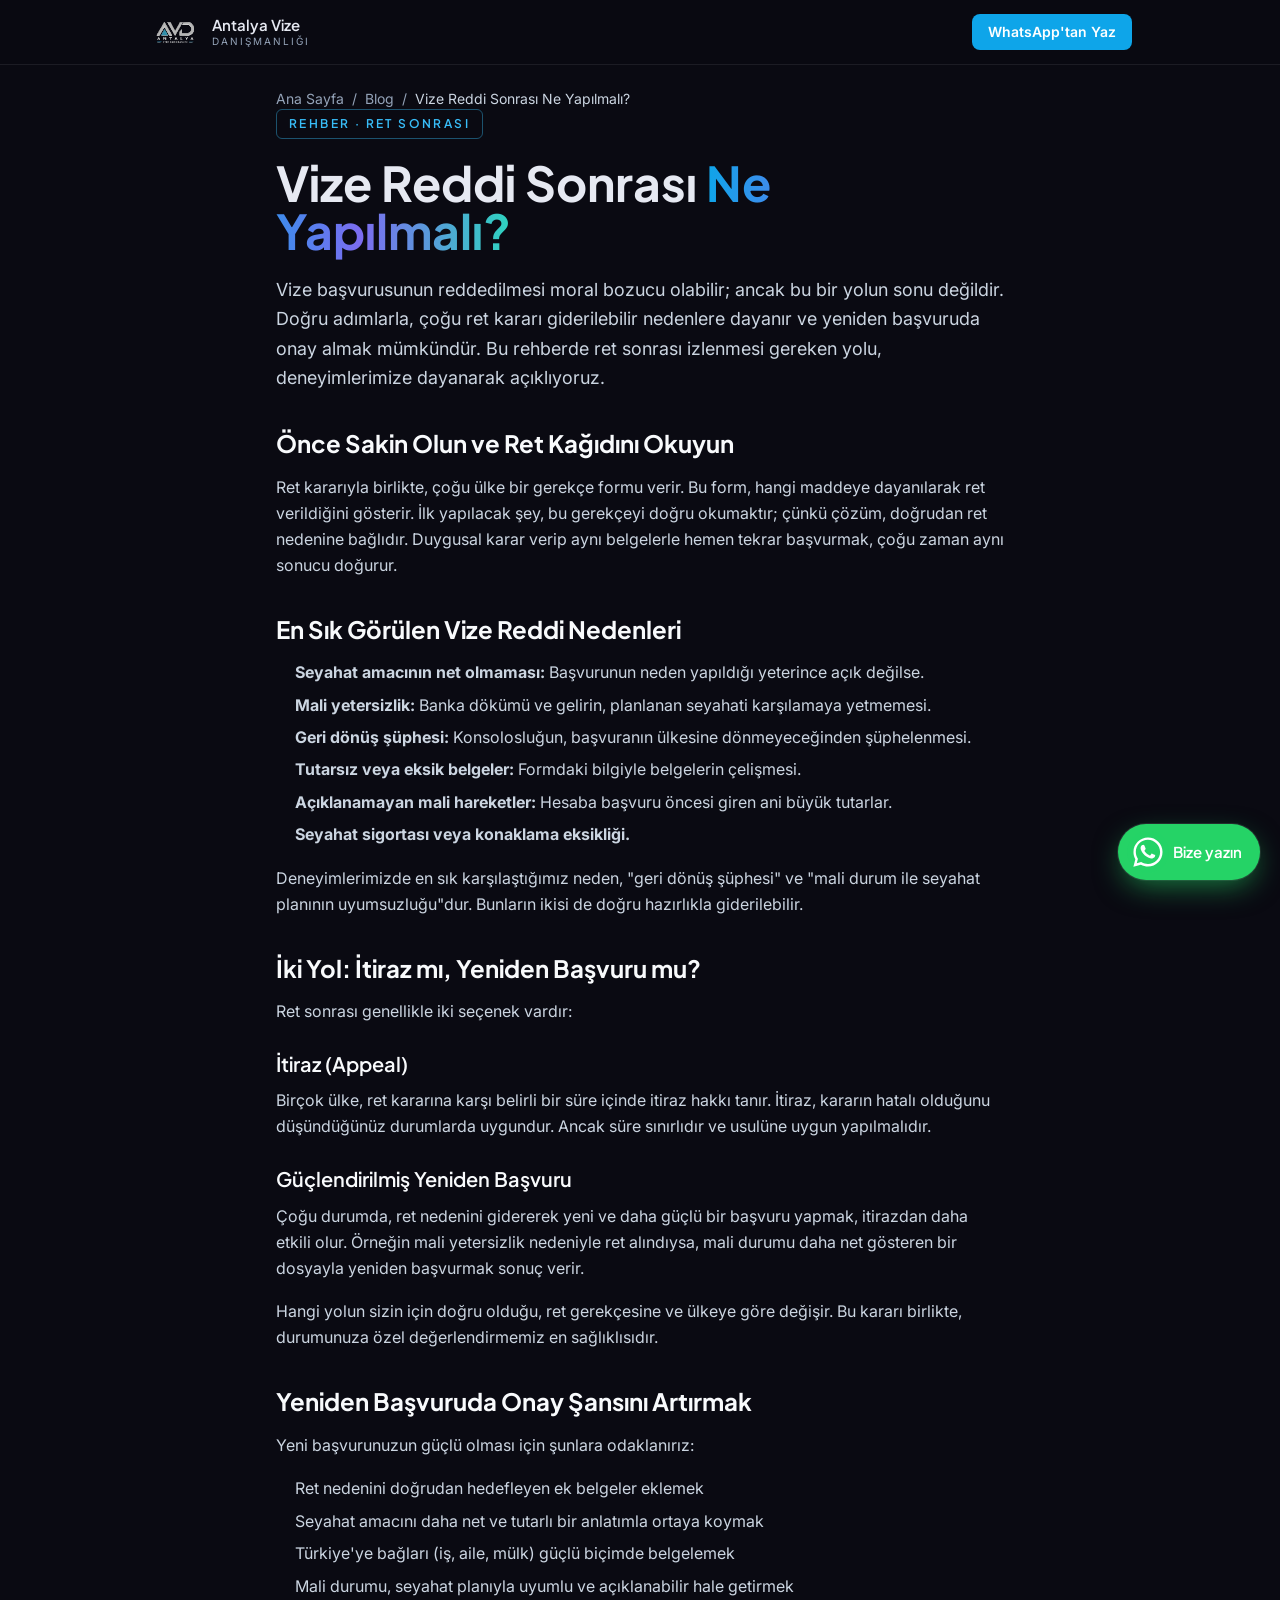
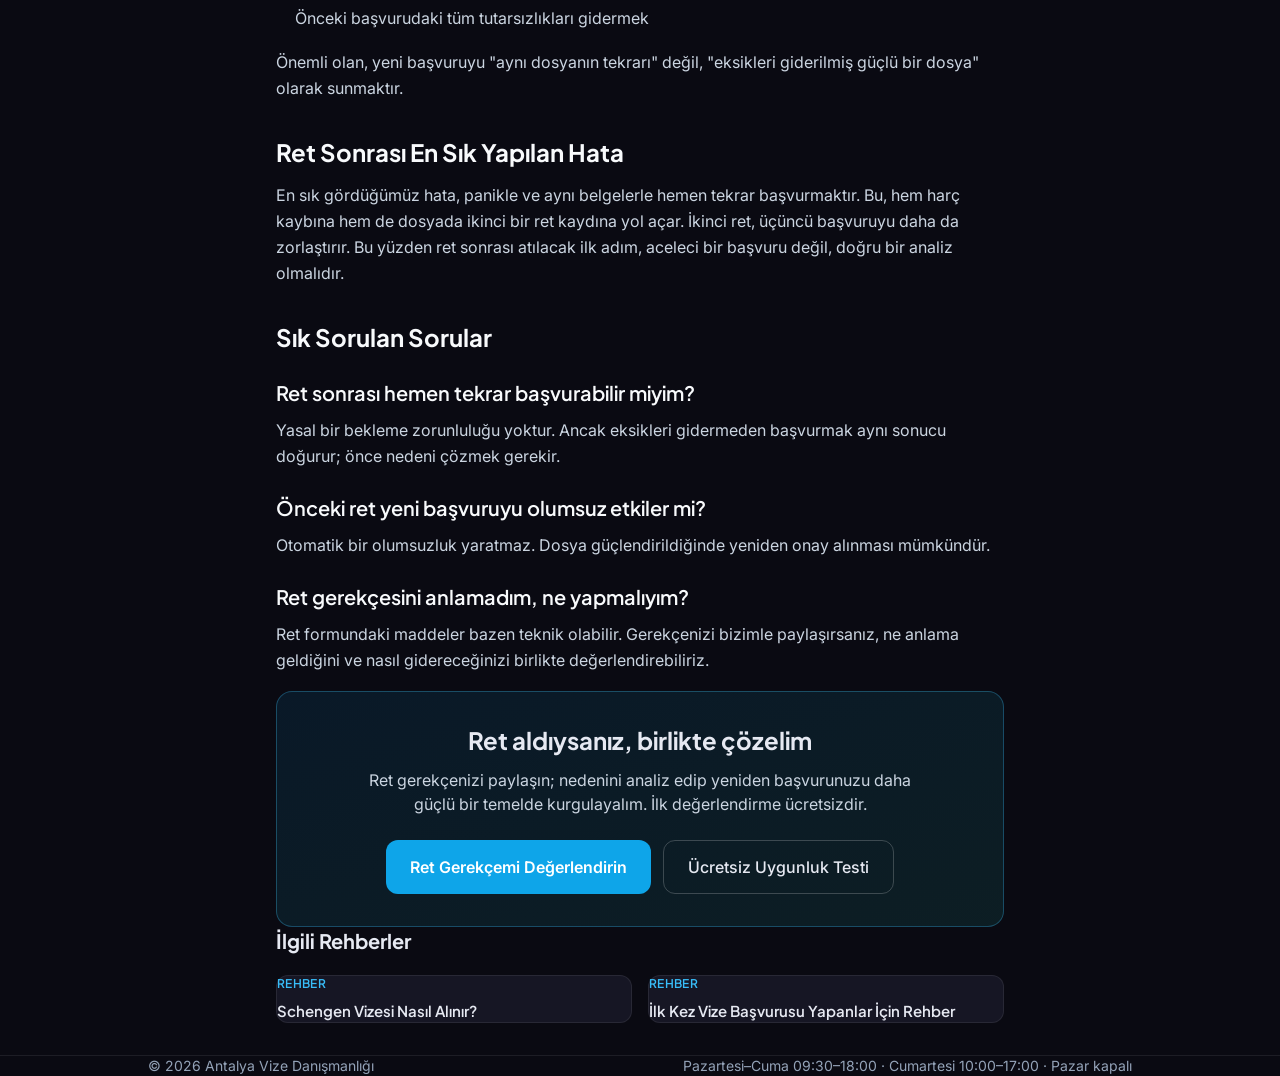
<file: vize-reddi-sonrasi-ne-yapilir.html>
<!DOCTYPE html><html lang="tr"><head>
<meta charset="UTF-8"/><meta name="viewport" content="width=device-width, initial-scale=1.0"/>
<title>Vize Reddi Sonrası Ne Yapılmalı? Yeniden Başvuru Rehberi | Antalya Vize Danışmanlığı</title>
<meta name="description" content="Vize başvurunuz reddedildi mi? Ret nedenleri, itiraz süreci ve yeniden başvuruda onay şansını artırmanın yolları. Antalya'dan ret sonrası vize danışmanlığı."/>
<meta name="keywords" content="vize reddi, vize reddi sonrası ne yapılır, vize reddi nedenleri, vize itiraz, yeniden vize başvurusu, Schengen vize reddi, Antalya vize danışmanlığı"/>
<meta name="robots" content="index, follow, max-image-preview:large"/>
<meta name="geo.region" content="TR-07"/><meta name="geo.placename" content="Antalya"/>
<link rel="canonical" href="https://antalyavizedanismanligi.com/vize-reddi-sonrasi-ne-yapilir"/>
<link rel="icon" type="image/svg+xml" href="logo.svg"/>
<meta property="og:type" content="article"/><meta property="og:site_name" content="Antalya Vize Danışmanlığı"/>
<meta property="og:title" content="Vize Reddi Sonrası Ne Yapılmalı? Yeniden Başvuru Rehberi"/>
<meta property="og:description" content="Ret nedenleri, itiraz süreci ve yeniden başvuruda onay şansını artırmanın yolları."/>
<meta property="og:locale" content="tr_TR"/><meta property="og:url" content="https://antalyavizedanismanligi.com/vize-reddi-sonrasi-ne-yapilir"/>
<meta property="og:image" content="https://antalyavizedanismanligi.com/og-image.jpg"/>
<meta name="twitter:card" content="summary_large_image"/>
<script type="application/ld+json">{"@context":"https://schema.org","@type":"Article","headline":"Vize Reddi Sonrası Ne Yapılmalı? Yeniden Başvuru Rehberi","description":"Vize ret nedenleri, itiraz ve yeniden başvuruda onay şansını artırma yolları.","author":{"@type":"Organization","name":"Antalya Vize Danışmanlığı"},"publisher":{"@type":"Organization","name":"Antalya Vize Danışmanlığı"},"inLanguage":"tr-TR"}</script>
<script type="application/ld+json">{"@context":"https://schema.org","@type":"FAQPage","mainEntity":[{"@type":"Question","name":"Vize reddedildikten sonra hemen tekrar başvurabilir miyim?","acceptedAnswer":{"@type":"Answer","text":"Evet, yasal bir bekleme süresi zorunluluğu yoktur. Ancak aynı eksiklerle yeniden başvurmak aynı sonucu doğurur; önce ret nedenini gidermek gerekir."}},{"@type":"Question","name":"Vize reddi bir sonraki başvuruyu olumsuz etkiler mi?","acceptedAnswer":{"@type":"Answer","text":"Önceki ret, otomatik olarak yeni başvurunun reddedileceği anlamına gelmez. Eksikler giderilip dosya güçlendirildiğinde yeniden onay alınması mümkündür."}},{"@type":"Question","name":"Vize reddine itiraz edebilir miyim?","acceptedAnswer":{"@type":"Answer","text":"Birçok ülke için itiraz (appeal) hakkı vardır ve belirli bir süre içinde yapılmalıdır. Bazı durumlarda itiraz yerine güçlendirilmiş yeni bir başvuru daha etkili olabilir."}}]}</script>
<link rel="preconnect" href="https://fonts.googleapis.com"><link rel="preconnect" href="https://fonts.gstatic.com" crossorigin>
<link href="https://fonts.googleapis.com/css2?family=Plus+Jakarta+Sans:wght@400;500;600;700;800&family=Inter:wght@400;500;600;700&display=swap" rel="stylesheet">
<style>html{scroll-behavior:smooth}body{-webkit-font-smoothing:antialiased;background:#0a0a12;color:#e6e9f2}.dotgrid{background-image:radial-gradient(#ffffff0a 1px,transparent 1px);background-size:22px 22px}.prose p{margin:0 0 1.1rem}.prose h2{margin:2.2rem 0 .9rem}.prose h3{margin:1.6rem 0 .6rem}.prose ul{margin:0 0 1.1rem;padding-left:1.2rem}.prose li{margin:.4rem 0}.grad-text{background:linear-gradient(90deg,#0ea5e9,#7c6cf0,#2dd4bf);-webkit-background-clip:text;background-clip:text;color:transparent}</style>
<link rel="stylesheet" href="tw.css" />
</head><body class="font-sans">
<header class="sticky top-0 z-50 bg-ink-950/85 backdrop-blur border-b border-slatey-200"><div class="max-w-5xl mx-auto px-5 h-16 flex items-center justify-between">
<a href="index.html" class="flex items-center gap-2.5"><img src="logo-light.svg" alt="Antalya Vize Danışmanlığı logosu" class="h-9 w-auto"/><span class="leading-tight"><span class="block font-display font-semibold text-[15px]">Antalya Vize</span><span class="block text-[10px] tracking-[0.2em] text-slatey-500 uppercase">Danışmanlığı</span></span></a>
<a href="https://wa.me/905066937439?text=Merhaba%2C%20vize%20reddi%20sonras%C4%B1%20destek%20almak%20istiyorum." target="_blank" rel="noopener" class="inline-flex items-center gap-2 bg-brand-500 hover:bg-brand-600 text-white text-sm font-semibold px-4 py-2 rounded-lg transition">WhatsApp'tan Yaz</a></div></header>

<nav aria-label="Breadcrumb" class="max-w-3xl mx-auto px-5 pt-6 text-sm text-slatey-500"><ol class="flex flex-wrap items-center gap-2"><li><a href="index.html" class="hover:text-slatey-900">Ana Sayfa</a></li><li aria-hidden="true">/</li><li><a href="blog.html" class="hover:text-slatey-900">Blog</a></li><li aria-hidden="true">/</li><li class="text-slatey-700" aria-current="page">Vize Reddi Sonrası Ne Yapılmalı?</li></ol></nav>

<main>
<article class="max-w-3xl mx-auto px-5 pt-8 pb-4">
  <span class="inline-block text-brand-600 text-xs font-display font-semibold tracking-[0.2em] uppercase border border-brand-400/40 rounded-md px-3 py-1.5 mb-5">Rehber · Ret Sonrası</span>
  <h1 class="font-display font-bold text-3xl md:text-5xl leading-tight mb-5">Vize Reddi Sonrası <span class="grad-text">Ne Yapılmalı?</span></h1>
  <p class="text-slatey-700 text-lg leading-relaxed mb-8">Vize başvurusunun reddedilmesi moral bozucu olabilir; ancak bu bir yolun sonu değildir. Doğru adımlarla, çoğu ret kararı giderilebilir nedenlere dayanır ve yeniden başvuruda onay almak mümkündür. Bu rehberde ret sonrası izlenmesi gereken yolu, deneyimlerimize dayanarak açıklıyoruz.</p>

  <div class="prose text-slatey-700 text-[16px] leading-relaxed">
    <h2 class="font-display font-bold text-2xl text-slatey-900">Önce Sakin Olun ve Ret Kağıdını Okuyun</h2>
    <p>Ret kararıyla birlikte, çoğu ülke bir gerekçe formu verir. Bu form, hangi maddeye dayanılarak ret verildiğini gösterir. İlk yapılacak şey, bu gerekçeyi doğru okumaktır; çünkü çözüm, doğrudan ret nedenine bağlıdır. Duygusal karar verip aynı belgelerle hemen tekrar başvurmak, çoğu zaman aynı sonucu doğurur.</p>

    <h2 class="font-display font-bold text-2xl text-slatey-900">En Sık Görülen Vize Reddi Nedenleri</h2>
    <ul class="list-disc">
      <li><strong>Seyahat amacının net olmaması:</strong> Başvurunun neden yapıldığı yeterince açık değilse.</li>
      <li><strong>Mali yetersizlik:</strong> Banka dökümü ve gelirin, planlanan seyahati karşılamaya yetmemesi.</li>
      <li><strong>Geri dönüş şüphesi:</strong> Konsolosluğun, başvuranın ülkesine dönmeyeceğinden şüphelenmesi.</li>
      <li><strong>Tutarsız veya eksik belgeler:</strong> Formdaki bilgiyle belgelerin çelişmesi.</li>
      <li><strong>Açıklanamayan mali hareketler:</strong> Hesaba başvuru öncesi giren ani büyük tutarlar.</li>
      <li><strong>Seyahat sigortası veya konaklama eksikliği.</strong></li>
    </ul>
    <p>Deneyimlerimizde en sık karşılaştığımız neden, "geri dönüş şüphesi" ve "mali durum ile seyahat planının uyumsuzluğu"dur. Bunların ikisi de doğru hazırlıkla giderilebilir.</p>

    <h2 class="font-display font-bold text-2xl text-slatey-900">İki Yol: İtiraz mı, Yeniden Başvuru mu?</h2>
    <p>Ret sonrası genellikle iki seçenek vardır:</p>
    <h3 class="font-display font-semibold text-xl text-slatey-900">İtiraz (Appeal)</h3>
    <p>Birçok ülke, ret kararına karşı belirli bir süre içinde itiraz hakkı tanır. İtiraz, kararın hatalı olduğunu düşündüğünüz durumlarda uygundur. Ancak süre sınırlıdır ve usulüne uygun yapılmalıdır.</p>
    <h3 class="font-display font-semibold text-xl text-slatey-900">Güçlendirilmiş Yeniden Başvuru</h3>
    <p>Çoğu durumda, ret nedenini gidererek yeni ve daha güçlü bir başvuru yapmak, itirazdan daha etkili olur. Örneğin mali yetersizlik nedeniyle ret alındıysa, mali durumu daha net gösteren bir dosyayla yeniden başvurmak sonuç verir.</p>
    <p>Hangi yolun sizin için doğru olduğu, ret gerekçesine ve ülkeye göre değişir. Bu kararı birlikte, durumunuza özel değerlendirmemiz en sağlıklısıdır.</p>

    <h2 class="font-display font-bold text-2xl text-slatey-900">Yeniden Başvuruda Onay Şansını Artırmak</h2>
    <p>Yeni başvurunuzun güçlü olması için şunlara odaklanırız:</p>
    <ul class="list-disc">
      <li>Ret nedenini doğrudan hedefleyen ek belgeler eklemek</li>
      <li>Seyahat amacını daha net ve tutarlı bir anlatımla ortaya koymak</li>
      <li>Türkiye'ye bağları (iş, aile, mülk) güçlü biçimde belgelemek</li>
      <li>Mali durumu, seyahat planıyla uyumlu ve açıklanabilir hale getirmek</li>
      <li>Önceki başvurudaki tüm tutarsızlıkları gidermek</li>
    </ul>
    <p>Önemli olan, yeni başvuruyu "aynı dosyanın tekrarı" değil, "eksikleri giderilmiş güçlü bir dosya" olarak sunmaktır.</p>

    <h2 class="font-display font-bold text-2xl text-slatey-900">Ret Sonrası En Sık Yapılan Hata</h2>
    <p>En sık gördüğümüz hata, panikle ve aynı belgelerle hemen tekrar başvurmaktır. Bu, hem harç kaybına hem de dosyada ikinci bir ret kaydına yol açar. İkinci ret, üçüncü başvuruyu daha da zorlaştırır. Bu yüzden ret sonrası atılacak ilk adım, aceleci bir başvuru değil, doğru bir analiz olmalıdır.</p>

    <h2 class="font-display font-bold text-2xl text-slatey-900">Sık Sorulan Sorular</h2>
    <h3 class="font-display font-semibold text-xl text-slatey-900">Ret sonrası hemen tekrar başvurabilir miyim?</h3>
    <p>Yasal bir bekleme zorunluluğu yoktur. Ancak eksikleri gidermeden başvurmak aynı sonucu doğurur; önce nedeni çözmek gerekir.</p>
    <h3 class="font-display font-semibold text-xl text-slatey-900">Önceki ret yeni başvuruyu olumsuz etkiler mi?</h3>
    <p>Otomatik bir olumsuzluk yaratmaz. Dosya güçlendirildiğinde yeniden onay alınması mümkündür.</p>
    <h3 class="font-display font-semibold text-xl text-slatey-900">Ret gerekçesini anlamadım, ne yapmalıyım?</h3>
    <p>Ret formundaki maddeler bazen teknik olabilir. Gerekçenizi bizimle paylaşırsanız, ne anlama geldiğini ve nasıl gidereceğinizi birlikte değerlendirebiliriz.</p>
  </div>
</article>

<section class="max-w-3xl mx-auto px-5 py-8">
  <div class="rounded-2xl border border-brand-400/30 bg-gradient-to-br from-brand-500/10 to-accent-400/10 p-8 text-center">
    <h2 class="font-display font-bold text-2xl mb-3">Ret aldıysanız, birlikte çözelim</h2>
    <p class="text-slatey-700 mb-6 max-w-xl mx-auto">Ret gerekçenizi paylaşın; nedenini analiz edip yeniden başvurunuzu daha güçlü bir temelde kurgulayalım. İlk değerlendirme ücretsizdir.</p>
    <div class="flex flex-col sm:flex-row gap-3 justify-center">
      <a href="https://wa.me/905066937439?text=Merhaba%2C%20vize%20reddi%20ald%C4%B1m%20ve%20yeniden%20ba%C5%9Fvuru%20i%C3%A7in%20destek%20istiyorum." target="_blank" rel="noopener" class="inline-flex items-center justify-center gap-2 bg-brand-500 hover:bg-brand-600 text-white font-semibold px-6 py-3.5 rounded-xl transition">Ret Gerekçemi Değerlendirin</a>
      <a href="index.html#test" class="inline-flex items-center justify-center gap-2 border border-white/20 hover:border-white/40 font-medium px-6 py-3.5 rounded-xl transition">Ücretsiz Uygunluk Testi</a>
    </div>
  </div>
</section>

<section class="max-w-3xl mx-auto px-5 py-8">
  <h2 class="font-display font-bold text-xl mb-5">İlgili Rehberler</h2>
  <div class="grid sm:grid-cols-2 gap-4">
    <a href="schengen-vizesi-nasil-alinir.html" class="block bg-ink-850 rounded-xl border border-slatey-200 p-5 hover:border-violet-400/40 transition"><div class="text-xs text-brand-600 font-display font-semibold uppercase tracking-wide mb-2">Rehber</div><h3 class="font-display font-semibold text-[15px]">Schengen Vizesi Nasıl Alınır?</h3></a>
    <a href="ilk-kez-vize-basvurusu-rehberi.html" class="block bg-ink-850 rounded-xl border border-slatey-200 p-5 hover:border-violet-400/40 transition"><div class="text-xs text-brand-600 font-display font-semibold uppercase tracking-wide mb-2">Rehber</div><h3 class="font-display font-semibold text-[15px]">İlk Kez Vize Başvurusu Yapanlar İçin Rehber</h3></a>
  </div>
</section>
</main>

<footer class="border-t border-slatey-200 mt-8"><div class="max-w-5xl mx-auto px-5 py-8 text-sm text-slatey-500 flex flex-col sm:flex-row items-center justify-between gap-3">
<p>© 2026 Antalya Vize Danışmanlığı</p>
<p>Pazartesi–Cuma 09:30–18:00 · Cumartesi 10:00–17:00 · Pazar kapalı</p>
</div></footer>

<a href="https://wa.me/905066937439?text=Merhaba%2C%20vize%20s%C3%BCrecim%20hakk%C4%B1nda%20bilgi%20almak%20istiyorum." target="_blank" rel="noopener" aria-label="WhatsApp ile iletişime geçin"
   style="position:fixed;right:20px;bottom:20px;z-index:60;display:inline-flex;align-items:center;gap:10px;background:#25D366;color:#fff;padding:13px 18px 13px 15px;border-radius:999px;font-family:'Plus Jakarta Sans',sans-serif;font-weight:600;font-size:15px;text-decoration:none;box-shadow:0 10px 30px -6px rgba(37,211,102,.6),0 0 0 1px rgba(255,255,255,.1);transition:transform .2s"
   onmouseover="this.style.transform='scale(1.05)'" onmouseout="this.style.transform='scale(1)'">
  <span style="position:relative;display:grid;place-items:center;width:30px;height:30px">
    <span style="position:absolute;inset:-6px;border-radius:50%;background:rgba(37,211,102,.5);animation:waPulse 2s ease-out infinite"></span>
    <svg viewBox="0 0 32 32" fill="#fff" style="width:30px;height:30px;position:relative"><path d="M16 .5C7.4.5.5 7.4.5 16c0 2.8.7 5.4 2 7.8L.4 31.6l8-2.1c2.3 1.2 4.9 1.9 7.6 1.9 8.6 0 15.5-6.9 15.5-15.5S24.6.5 16 .5zm0 28.3c-2.5 0-4.8-.7-6.8-1.8l-.5-.3-4.7 1.2 1.3-4.6-.3-.5c-1.3-2.1-2-4.5-2-7 0-7.1 5.8-12.9 12.9-12.9S28.9 8.9 28.9 16 23.1 28.8 16 28.8zm7.1-9.7c-.4-.2-2.3-1.1-2.6-1.3-.3-.1-.6-.2-.9.2s-1 1.3-1.2 1.5c-.2.2-.4.3-.8.1-.4-.2-1.6-.6-3.1-1.9-1.1-1-1.9-2.3-2.2-2.7-.2-.4 0-.6.2-.8.2-.2.4-.4.5-.7.2-.2.2-.4.4-.7.1-.3.1-.5 0-.7-.1-.2-.9-2.2-1.3-3-.3-.8-.7-.7-.9-.7h-.8c-.3 0-.7.1-1 .5-.4.4-1.3 1.3-1.3 3.1s1.4 3.6 1.5 3.9c.2.3 2.7 4.2 6.6 5.9.9.4 1.6.6 2.2.8.9.3 1.8.2 2.4.2.7-.1 2.3-.9 2.6-1.9.3-.9.3-1.7.2-1.9-.1-.1-.4-.2-.8-.4z"/></svg>
  </span>
  <span class="wa-label" style="white-space:nowrap">Bize yazın</span>
</a>
<style>@keyframes waPulse{0%{transform:scale(1);opacity:.7}70%{transform:scale(1.5);opacity:0}100%{opacity:0}}@media(max-width:520px){.wa-label{display:none}a[aria-label="WhatsApp ile iletişime geçin"]{padding:14px!important}}</style>
</body></html>
</file>
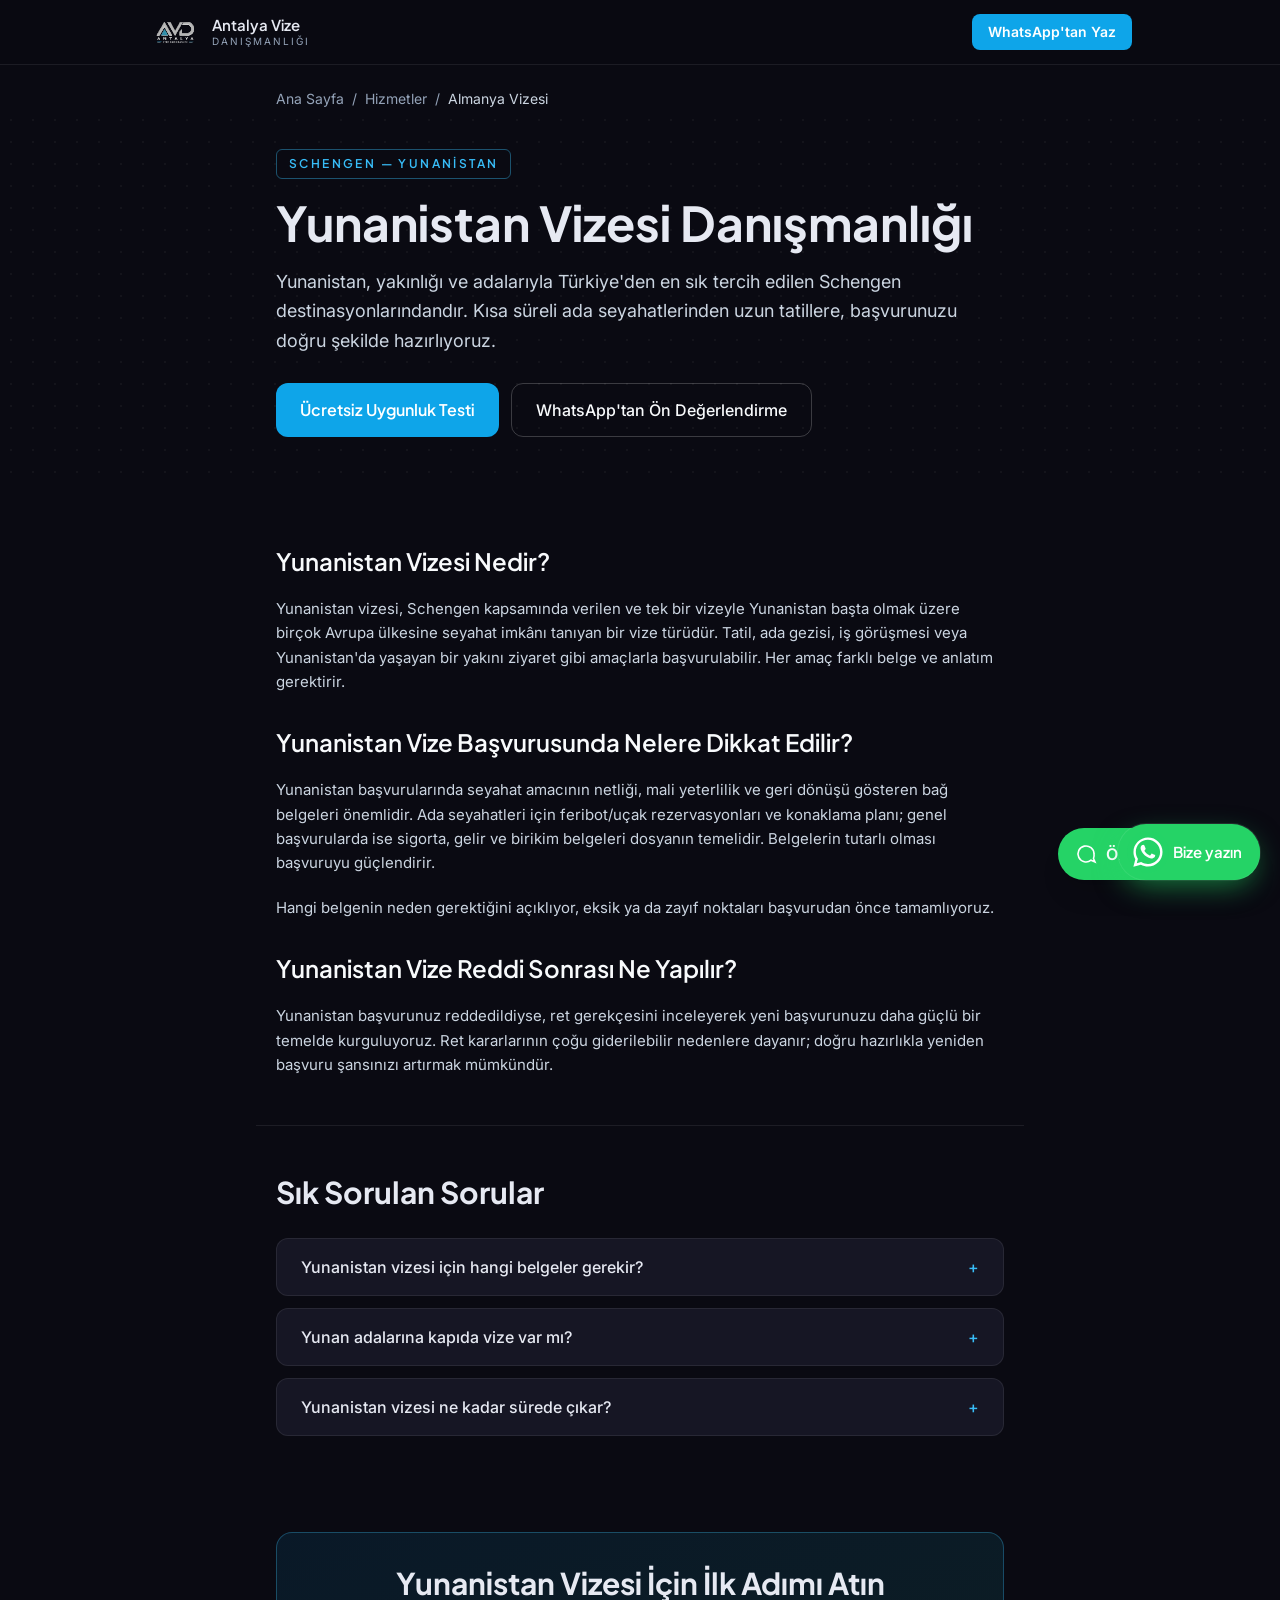
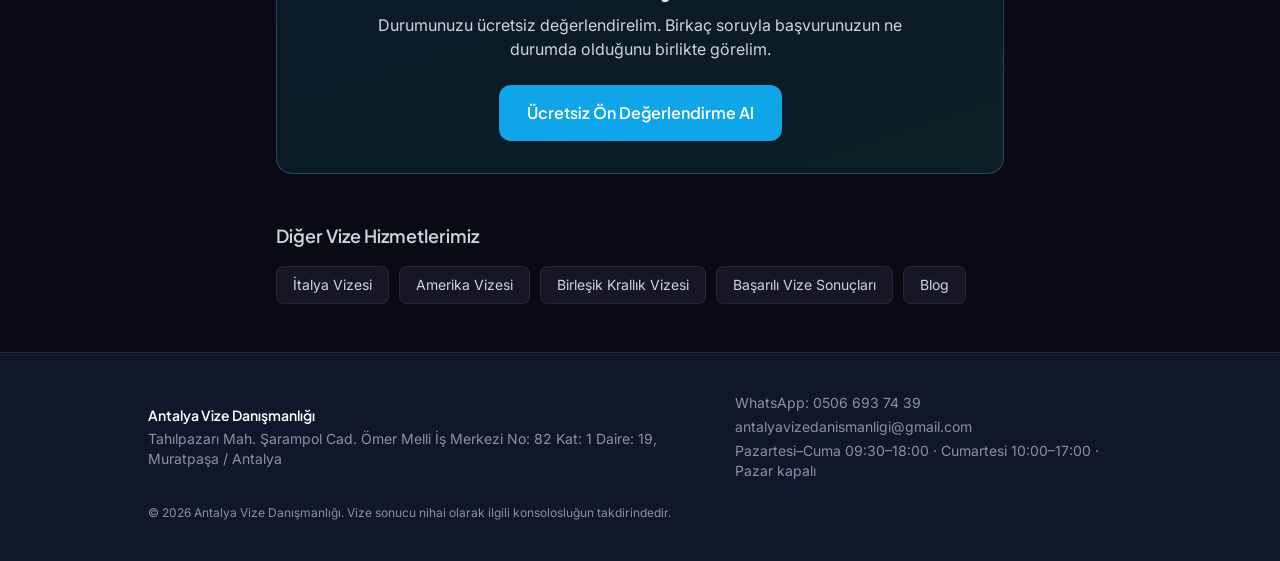
<file: yunanistan-vizesi.html>
<!DOCTYPE html>
<html lang="tr">
<head>
<meta charset="UTF-8" />
<meta name="viewport" content="width=device-width, initial-scale=1.0" />
<title>Yunanistan Vizesi Danışmanlığı Antalya | Schengen Vize Başvurusu</title>
<meta name="description" content="Antalya'da Yunanistan (Schengen) vizesi danışmanlığı. Turistik, ticari ve aile ziyareti başvurularında dosya hazırlığı, belge kontrolü ve ret sonrası destek. Ücretsiz ön değerlendirme." />
<meta name="keywords" content="Yunanistan vizesi, Yunanistan Schengen vizesi, Yunanistan vize başvurusu Antalya, Yunanistan turistik vize, ada vizesi, Yunanistan vize danışmanlığı" />
<meta name="robots" content="index, follow, max-image-preview:large" />
<meta name="author" content="Antalya Vize Danışmanlığı" />
<meta name="geo.region" content="TR-07" />
<meta name="geo.placename" content="Antalya" />
<link rel="canonical" href="https://antalyavizedanismanligi.com/yunanistan-vizesi" />
<link rel="icon" type="image/svg+xml" href="logo.svg" />
<meta property="og:type" content="article" />
<meta property="og:site_name" content="Antalya Vize Danışmanlığı" />
<meta property="og:title" content="Yunanistan Vizesi Danışmanlığı Antalya | Schengen Vize Başvurusu" />
<meta property="og:description" content="Antalya'da Yunanistan (Schengen) vizesi danışmanlığı. Turistik, ticari ve aile ziyareti başvurularında dosya hazırlığı, belge kontrolü ve ret sonrası destek. Ücretsiz ön değerlendirme." />
<meta property="og:locale" content="tr_TR" />
<meta property="og:url" content="https://antalyavizedanismanligi.com/yunanistan-vizesi" />
<meta property="og:image" content="https://antalyavizedanismanligi.com/og-image.jpg" />
<meta name="twitter:card" content="summary_large_image" />
<meta name="twitter:title" content="Yunanistan Vizesi Danışmanlığı Antalya | Schengen Vize Başvurusu" />
<meta name="twitter:description" content="Antalya'da Yunanistan (Schengen) vizesi danışmanlığı. Turistik, ticari ve aile ziyareti başvurularında dosya hazırlığı, belge kontrolü ve ret sonrası destek. Ücretsiz ön değerlendirme." />
<meta name="twitter:image" content="https://antalyavizedanismanligi.com/og-image.jpg" />
<script type="application/ld+json">
{
  "@context":"https://schema.org",
  "@graph":[
    {"@type":"Service","name":"Yunanistan Vize Danışmanlığı","serviceType":"Vize Danışmanlığı","provider":{"@type":"ProfessionalService","name":"Antalya Vize Danışmanlığı","telephone":"+905066937439","email":"antalyavizedanismanligi@gmail.com","address":{"@type":"PostalAddress","streetAddress":"Tahılpazarı Mah. Şarampol Cad. Ömer Melli İş Merkezi No: 82","addressLocality":"Muratpaşa","addressRegion":"Antalya","addressCountry":"TR"}},"areaServed":{"@type":"City","name":"Antalya"},"description":"Antalya'da Yunanistan (Schengen) vizesi danışmanlığı. Turistik, ticari ve aile ziyareti başvurularında dosya hazırlığı, belge kontrolü ve ret sonrası destek. Ücretsiz ön değerlendirme."},
    {"@type":"BreadcrumbList","itemListElement":[
      {"@type":"ListItem","position":1,"name":"Ana Sayfa","item":"https://antalyavizedanismanligi.com/"},
      {"@type":"ListItem","position":2,"name":"Hizmetler","item":"https://antalyavizedanismanligi.com/#hizmetler"},
      {"@type":"ListItem","position":3,"name":"Yunanistan Vizesi","item":"https://antalyavizedanismanligi.com/yunanistan-vizesi"}
    ]},
    {"@type":"FAQPage","mainEntity":[{"@type":"Question","name":"Yunanistan vizesi için hangi belgeler gerekir?","acceptedAnswer":{"@type":"Answer","text":"Belgeler seyahat amacınıza ve kişisel durumunuza göre değişir; genel olarak pasaport, biyometrik fotoğraf, seyahat sigortası, konaklama ve seyahat planı, mali durum belgeleri ve bağ belgeleri istenir. Ön değerlendirmeden sonra size özel bir liste hazırlıyoruz."}},{"@type":"Question","name":"Yunan adalarına kapıda vize var mı?","acceptedAnswer":{"@type":"Answer","text":"Belirli dönemlerde ve belirli adalar için kapıda vize uygulaması gündeme gelebilir; koşullar ve dönemler değişkendir. Güncel durumu birlikte değerlendirir, en uygun başvuru yolunu planlarız."}},{"@type":"Question","name":"Yunanistan vizesi ne kadar sürede çıkar?","acceptedAnswer":{"@type":"Answer","text":"Süre, konsolosluk randevu yoğunluğuna ve başvuru dönemine göre değişir. Yaz sezonunda randevular yoğunlaşabilir; erken planlama avantaj sağlar."}}]}
  ]
}
</script>

<link rel="preconnect" href="https://fonts.googleapis.com">
<link rel="preconnect" href="https://fonts.gstatic.com" crossorigin>
<link href="https://fonts.googleapis.com/css2?family=Plus+Jakarta+Sans:wght@400;500;600;700;800&family=Inter:wght@400;500;600;700&display=swap" rel="stylesheet">

<style>html{scroll-behavior:smooth}body{-webkit-font-smoothing:antialiased;background:#0a0a12;color:#e6e9f2}.dotgrid{background-image:radial-gradient(#ffffff0a 1px,transparent 1px);background-size:22px 22px}</style>
<link rel="stylesheet" href="tw.css" />
</head>
<body class="font-sans">

<header class="sticky top-0 z-50 bg-ink-950/85 backdrop-blur border-b border-slatey-200">
  <div class="max-w-5xl mx-auto px-5 h-16 flex items-center justify-between">
    <a href="index.html" class="flex items-center gap-2.5">
      <img src="logo-light.svg" alt="Antalya Vize Danışmanlığı logosu" class="h-9 w-auto" />
      <span class="leading-tight"><span class="block font-display font-semibold text-[15px]">Antalya Vize</span><span class="block text-[10px] tracking-[0.2em] text-slatey-500 uppercase">Danışmanlığı</span></span>
    </a>
    <a href="https://wa.me/905066937439?text=Merhaba%2C%20yunanistan%20vizesi%20hakk%C4%B1nda%20bilgi%20almak%20istiyorum." target="_blank" rel="noopener" class="inline-flex items-center gap-2 bg-brand-500 hover:bg-brand-600 text-white text-sm font-semibold px-4 py-2 rounded-lg transition">WhatsApp'tan Yaz</a>
  </div>
</header>

<nav aria-label="Breadcrumb" class="max-w-3xl mx-auto px-5 pt-6 text-sm text-slatey-500">
  <ol class="flex flex-wrap items-center gap-2">
    <li><a href="index.html" class="hover:text-slatey-900">Ana Sayfa</a></li>
    <li aria-hidden="true">/</li>
    <li><a href="index.html#hizmetler" class="hover:text-slatey-900">Hizmetler</a></li>
    <li aria-hidden="true">/</li>
    <li class="text-slatey-700" aria-current="page">Almanya Vizesi</li>
  </ol>
</nav>

<main>
  <section class="dotgrid">
    <div class="max-w-3xl mx-auto px-5 pt-10 pb-12">
      <span class="inline-block text-brand-600 text-xs font-display font-semibold tracking-[0.2em] uppercase border border-brand-400/40 rounded-md px-3 py-1.5 mb-5">Schengen — Yunanistan</span>
      <h1 class="font-display font-bold text-3xl md:text-5xl leading-tight mb-5">Yunanistan Vizesi Danışmanlığı</h1>
      <p class="text-slatey-700 text-lg leading-relaxed mb-7">Yunanistan, yakınlığı ve adalarıyla Türkiye'den en sık tercih edilen Schengen destinasyonlarındandır. Kısa süreli ada seyahatlerinden uzun tatillere, başvurunuzu doğru şekilde hazırlıyoruz.</p>
      <div class="flex flex-col sm:flex-row gap-3">
        <a href="index.html#test" class="inline-flex items-center justify-center gap-2 bg-brand-500 hover:bg-brand-600 text-white font-semibold px-6 py-3.5 rounded-xl transition font-display">Ücretsiz Uygunluk Testi</a>
        <a href="https://wa.me/905066937439?text=Merhaba%2C%20yunanistan%20vizesi%20hakk%C4%B1nda%20bilgi%20almak%20istiyorum." target="_blank" rel="noopener" class="inline-flex items-center justify-center gap-2 border border-white/20 hover:border-white/40 text-slatey-900 font-medium px-6 py-3.5 rounded-xl transition">WhatsApp'tan Ön Değerlendirme</a>
      </div>
    </div>
  </section>

  <article class="max-w-3xl mx-auto px-5 py-12 space-y-5 text-slatey-700 leading-relaxed text-[15px]">
    <h2 class="font-display font-semibold text-2xl text-slatey-900 pt-3">Yunanistan Vizesi Nedir?</h2><p>Yunanistan vizesi, Schengen kapsamında verilen ve tek bir vizeyle Yunanistan başta olmak üzere birçok Avrupa ülkesine seyahat imkânı tanıyan bir vize türüdür. Tatil, ada gezisi, iş görüşmesi veya Yunanistan'da yaşayan bir yakını ziyaret gibi amaçlarla başvurulabilir. Her amaç farklı belge ve anlatım gerektirir.</p><h2 class="font-display font-semibold text-2xl text-slatey-900 pt-3">Yunanistan Vize Başvurusunda Nelere Dikkat Edilir?</h2><p>Yunanistan başvurularında seyahat amacının netliği, mali yeterlilik ve geri dönüşü gösteren bağ belgeleri önemlidir. Ada seyahatleri için feribot/uçak rezervasyonları ve konaklama planı; genel başvurularda ise sigorta, gelir ve birikim belgeleri dosyanın temelidir. Belgelerin tutarlı olması başvuruyu güçlendirir.</p><p>Hangi belgenin neden gerektiğini açıklıyor, eksik ya da zayıf noktaları başvurudan önce tamamlıyoruz.</p><h2 class="font-display font-semibold text-2xl text-slatey-900 pt-3">Yunanistan Vize Reddi Sonrası Ne Yapılır?</h2><p>Yunanistan başvurunuz reddedildiyse, ret gerekçesini inceleyerek yeni başvurunuzu daha güçlü bir temelde kurguluyoruz. Ret kararlarının çoğu giderilebilir nedenlere dayanır; doğru hazırlıkla yeniden başvuru şansınızı artırmak mümkündür.</p>
  </article>

  <section class="max-w-3xl mx-auto px-5 py-12 border-t border-slatey-200">
    <h2 class="font-display font-bold text-2xl md:text-3xl mb-7">Sık Sorulan Sorular</h2>
    <div class="space-y-3"><details class="bg-ink-850 rounded-xl border border-slatey-200 px-6 py-4 group">
<summary class="font-medium cursor-pointer list-none flex items-center justify-between gap-4">Yunanistan vizesi için hangi belgeler gerekir?<span class="text-brand-600 group-open:rotate-45 transition-transform">+</span></summary>
<p class="text-slatey-700 leading-relaxed mt-3">Belgeler seyahat amacınıza ve kişisel durumunuza göre değişir; genel olarak pasaport, biyometrik fotoğraf, seyahat sigortası, konaklama ve seyahat planı, mali durum belgeleri ve bağ belgeleri istenir. Ön değerlendirmeden sonra size özel bir liste hazırlıyoruz.</p></details><details class="bg-ink-850 rounded-xl border border-slatey-200 px-6 py-4 group">
<summary class="font-medium cursor-pointer list-none flex items-center justify-between gap-4">Yunan adalarına kapıda vize var mı?<span class="text-brand-600 group-open:rotate-45 transition-transform">+</span></summary>
<p class="text-slatey-700 leading-relaxed mt-3">Belirli dönemlerde ve belirli adalar için kapıda vize uygulaması gündeme gelebilir; koşullar ve dönemler değişkendir. Güncel durumu birlikte değerlendirir, en uygun başvuru yolunu planlarız.</p></details><details class="bg-ink-850 rounded-xl border border-slatey-200 px-6 py-4 group">
<summary class="font-medium cursor-pointer list-none flex items-center justify-between gap-4">Yunanistan vizesi ne kadar sürede çıkar?<span class="text-brand-600 group-open:rotate-45 transition-transform">+</span></summary>
<p class="text-slatey-700 leading-relaxed mt-3">Süre, konsolosluk randevu yoğunluğuna ve başvuru dönemine göre değişir. Yaz sezonunda randevular yoğunlaşabilir; erken planlama avantaj sağlar.</p></details></div>
  </section>

  <section class="max-w-3xl mx-auto px-5 py-12">
    <div class="bg-gradient-to-br from-brand-500/10 to-accent-400/10 border border-brand-400/30 rounded-2xl p-8 text-center">
      <h2 class="font-display font-bold text-2xl md:text-3xl mb-3">Yunanistan Vizesi İçin İlk Adımı Atın</h2>
      <p class="text-slatey-700 mb-6 max-w-xl mx-auto">Durumunuzu ücretsiz değerlendirelim. Birkaç soruyla başvurunuzun ne durumda olduğunu birlikte görelim.</p>
      <a href="https://wa.me/905066937439?text=Merhaba%2C%20yunanistan%20vizesi%20hakk%C4%B1nda%20bilgi%20almak%20istiyorum." target="_blank" rel="noopener" class="inline-flex items-center justify-center gap-2 bg-brand-500 hover:bg-brand-600 text-white font-semibold px-7 py-4 rounded-xl transition font-display">Ücretsiz Ön Değerlendirme Al</a>
    </div>
  </section>

  <section class="max-w-3xl mx-auto px-5 pb-12">
    <h2 class="font-display font-semibold text-lg mb-4 text-slatey-700">Diğer Vize Hizmetlerimiz</h2>
    <div class="flex flex-wrap gap-2.5"><a href="italya-vizesi.html" class="inline-flex items-center px-4 py-2 rounded-lg bg-ink-850 border border-slatey-200 hover:border-violet-400/40 text-slatey-700 hover:text-slatey-900 text-sm transition">İtalya Vizesi</a><a href="amerika-vizesi.html" class="inline-flex items-center px-4 py-2 rounded-lg bg-ink-850 border border-slatey-200 hover:border-violet-400/40 text-slatey-700 hover:text-slatey-900 text-sm transition">Amerika Vizesi</a><a href="birlesik-krallik-vizesi.html" class="inline-flex items-center px-4 py-2 rounded-lg bg-ink-850 border border-slatey-200 hover:border-violet-400/40 text-slatey-700 hover:text-slatey-900 text-sm transition">Birleşik Krallık Vizesi</a><a href="basarili-vize-sonuclari.html" class="inline-flex items-center px-4 py-2 rounded-lg bg-ink-850 border border-slatey-200 hover:border-violet-400/40 text-slatey-700 hover:text-slatey-900 text-sm transition">Başarılı Vize Sonuçları</a><a href="blog.html" class="inline-flex items-center px-4 py-2 rounded-lg bg-ink-850 border border-slatey-200 hover:border-violet-400/40 text-slatey-700 hover:text-slatey-900 text-sm transition">Blog</a></div>
  </section>
</main>

<footer class="border-t border-slatey-200 py-10" style="background:#0f172a">
  <div class="max-w-5xl mx-auto px-5 text-sm text-slatey-400">
    <div class="flex flex-col md:flex-row md:items-center justify-between gap-4">
      <div>
        <div class="font-display font-semibold text-white mb-1">Antalya Vize Danışmanlığı</div>
        <p>Tahılpazarı Mah. Şarampol Cad. Ömer Melli İş Merkezi No: 82 Kat: 1 Daire: 19, Muratpaşa / Antalya</p>
      </div>
      <div class="space-y-1">
        <a href="https://wa.me/905066937439?text=Merhaba%2C%20yunanistan%20vizesi%20hakk%C4%B1nda%20bilgi%20almak%20istiyorum." target="_blank" rel="noopener" class="block hover:text-white">WhatsApp: 0506 693 74 39</a>
        <a href="mailto:antalyavizedanismanligi@gmail.com" class="block hover:text-white">antalyavizedanismanligi@gmail.com</a>
        <p>Pazartesi–Cuma 09:30–18:00 · Cumartesi 10:00–17:00 · Pazar kapalı</p>
      </div>
    </div>
    <p class="text-xs text-slatey-400 mt-6">© 2026 Antalya Vize Danışmanlığı. Vize sonucu nihai olarak ilgili konsolosluğun takdirindedir.</p>
  </div>
</footer>

<a href="https://wa.me/905066937439?text=Merhaba%2C%20yunanistan%20vizesi%20hakk%C4%B1nda%20bilgi%20almak%20istiyorum." target="_blank" rel="noopener" aria-label="WhatsApp ile iletişime geç" class="fixed bottom-5 right-5 z-50 inline-flex items-center gap-2 bg-[#25D366] hover:bg-[#1ebe5d] text-white font-semibold px-4 py-3.5 rounded-full shadow-xl transition">
  <svg viewBox="0 0 24 24" fill="none" stroke="currentColor" stroke-width="1.6" class="w-6 h-6"><path d="M20 12a8 8 0 1 0-3 6.2L21 20l-1.5-3.5A8 8 0 0 0 20 12Z"/></svg>
  <span class="hidden sm:inline">Ön Değerlendirme</span>
</a>

<!-- Yüzen WhatsApp butonu -->
<a href="https://wa.me/905066937439?text=Merhaba%2C%20vize%20s%C3%BCrecim%20hakk%C4%B1nda%20bilgi%20almak%20istiyorum." target="_blank" rel="noopener" aria-label="WhatsApp ile iletişime geçin"
   style="position:fixed;right:20px;bottom:20px;z-index:60;display:inline-flex;align-items:center;gap:10px;background:#25D366;color:#fff;padding:13px 18px 13px 15px;border-radius:999px;font-family:'Plus Jakarta Sans',sans-serif;font-weight:600;font-size:15px;text-decoration:none;box-shadow:0 10px 30px -6px rgba(37,211,102,.6),0 0 0 1px rgba(255,255,255,.1);transition:transform .2s,box-shadow .2s"
   onmouseover="this.style.transform='scale(1.05)'" onmouseout="this.style.transform='scale(1)'">
  <span style="position:relative;display:grid;place-items:center;width:30px;height:30px">
    <span style="position:absolute;inset:-6px;border-radius:50%;background:rgba(37,211,102,.5);animation:waPulse 2s ease-out infinite"></span>
    <svg viewBox="0 0 32 32" fill="#fff" style="width:30px;height:30px;position:relative"><path d="M16 .5C7.4.5.5 7.4.5 16c0 2.8.7 5.4 2 7.8L.4 31.6l8-2.1c2.3 1.2 4.9 1.9 7.6 1.9 8.6 0 15.5-6.9 15.5-15.5S24.6.5 16 .5zm0 28.3c-2.5 0-4.8-.7-6.8-1.8l-.5-.3-4.7 1.2 1.3-4.6-.3-.5c-1.3-2.1-2-4.5-2-7 0-7.1 5.8-12.9 12.9-12.9S28.9 8.9 28.9 16 23.1 28.8 16 28.8zm7.1-9.7c-.4-.2-2.3-1.1-2.6-1.3-.3-.1-.6-.2-.9.2s-1 1.3-1.2 1.5c-.2.2-.4.3-.8.1-.4-.2-1.6-.6-3.1-1.9-1.1-1-1.9-2.3-2.2-2.7-.2-.4 0-.6.2-.8.2-.2.4-.4.5-.7.2-.2.2-.4.4-.7.1-.3.1-.5 0-.7-.1-.2-.9-2.2-1.3-3-.3-.8-.7-.7-.9-.7h-.8c-.3 0-.7.1-1 .5-.4.4-1.3 1.3-1.3 3.1s1.4 3.6 1.5 3.9c.2.3 2.7 4.2 6.6 5.9.9.4 1.6.6 2.2.8.9.3 1.8.2 2.4.2.7-.1 2.3-.9 2.6-1.9.3-.9.3-1.7.2-1.9-.1-.1-.4-.2-.8-.4z"/></svg>
  </span>
  <span class="wa-label" style="white-space:nowrap">Bize yazın</span>
</a>
<style>
  @keyframes waPulse{0%{transform:scale(1);opacity:.7}70%{transform:scale(1.5);opacity:0}100%{opacity:0}}
  @media(max-width:520px){.wa-label{display:none}a[aria-label="WhatsApp ile iletişime geçin"]{padding:14px!important}}
  @media(prefers-reduced-motion:reduce){a[aria-label="WhatsApp ile iletişime geçin"] span span{animation:none!important}}
</style>
</body>
</html>
</file>
<file: tw.css>
*,:after,:before{--tw-border-spacing-x:0;--tw-border-spacing-y:0;--tw-translate-x:0;--tw-translate-y:0;--tw-rotate:0;--tw-skew-x:0;--tw-skew-y:0;--tw-scale-x:1;--tw-scale-y:1;--tw-pan-x: ;--tw-pan-y: ;--tw-pinch-zoom: ;--tw-scroll-snap-strictness:proximity;--tw-gradient-from-position: ;--tw-gradient-via-position: ;--tw-gradient-to-position: ;--tw-ordinal: ;--tw-slashed-zero: ;--tw-numeric-figure: ;--tw-numeric-spacing: ;--tw-numeric-fraction: ;--tw-ring-inset: ;--tw-ring-offset-width:0px;--tw-ring-offset-color:#fff;--tw-ring-color:rgba(59,130,246,.5);--tw-ring-offset-shadow:0 0 #0000;--tw-ring-shadow:0 0 #0000;--tw-shadow:0 0 #0000;--tw-shadow-colored:0 0 #0000;--tw-blur: ;--tw-brightness: ;--tw-contrast: ;--tw-grayscale: ;--tw-hue-rotate: ;--tw-invert: ;--tw-saturate: ;--tw-sepia: ;--tw-drop-shadow: ;--tw-backdrop-blur: ;--tw-backdrop-brightness: ;--tw-backdrop-contrast: ;--tw-backdrop-grayscale: ;--tw-backdrop-hue-rotate: ;--tw-backdrop-invert: ;--tw-backdrop-opacity: ;--tw-backdrop-saturate: ;--tw-backdrop-sepia: ;--tw-contain-size: ;--tw-contain-layout: ;--tw-contain-paint: ;--tw-contain-style: }::backdrop{--tw-border-spacing-x:0;--tw-border-spacing-y:0;--tw-translate-x:0;--tw-translate-y:0;--tw-rotate:0;--tw-skew-x:0;--tw-skew-y:0;--tw-scale-x:1;--tw-scale-y:1;--tw-pan-x: ;--tw-pan-y: ;--tw-pinch-zoom: ;--tw-scroll-snap-strictness:proximity;--tw-gradient-from-position: ;--tw-gradient-via-position: ;--tw-gradient-to-position: ;--tw-ordinal: ;--tw-slashed-zero: ;--tw-numeric-figure: ;--tw-numeric-spacing: ;--tw-numeric-fraction: ;--tw-ring-inset: ;--tw-ring-offset-width:0px;--tw-ring-offset-color:#fff;--tw-ring-color:rgba(59,130,246,.5);--tw-ring-offset-shadow:0 0 #0000;--tw-ring-shadow:0 0 #0000;--tw-shadow:0 0 #0000;--tw-shadow-colored:0 0 #0000;--tw-blur: ;--tw-brightness: ;--tw-contrast: ;--tw-grayscale: ;--tw-hue-rotate: ;--tw-invert: ;--tw-saturate: ;--tw-sepia: ;--tw-drop-shadow: ;--tw-backdrop-blur: ;--tw-backdrop-brightness: ;--tw-backdrop-contrast: ;--tw-backdrop-grayscale: ;--tw-backdrop-hue-rotate: ;--tw-backdrop-invert: ;--tw-backdrop-opacity: ;--tw-backdrop-saturate: ;--tw-backdrop-sepia: ;--tw-contain-size: ;--tw-contain-layout: ;--tw-contain-paint: ;--tw-contain-style: }/*! tailwindcss v3.4.19 | MIT License | https://tailwindcss.com*/*,:after,:before{box-sizing:border-box;border:0 solid #e5e7eb}:after,:before{--tw-content:""}:host,html{line-height:1.5;-webkit-text-size-adjust:100%;-moz-tab-size:4;-o-tab-size:4;tab-size:4;font-family:Inter,sans-serif;font-feature-settings:normal;font-variation-settings:normal;-webkit-tap-highlight-color:transparent}body{margin:0;line-height:inherit}hr{height:0;color:inherit;border-top-width:1px}abbr:where([title]){-webkit-text-decoration:underline dotted;text-decoration:underline dotted}h1,h2,h3,h4,h5,h6{font-size:inherit;font-weight:inherit}a{color:inherit;text-decoration:inherit}b,strong{font-weight:bolder}code,kbd,pre,samp{font-family:ui-monospace,SFMono-Regular,Menlo,Monaco,Consolas,Liberation Mono,Courier New,monospace;font-feature-settings:normal;font-variation-settings:normal;font-size:1em}small{font-size:80%}sub,sup{font-size:75%;line-height:0;position:relative;vertical-align:baseline}sub{bottom:-.25em}sup{top:-.5em}table{text-indent:0;border-color:inherit;border-collapse:collapse}button,input,optgroup,select,textarea{font-family:inherit;font-feature-settings:inherit;font-variation-settings:inherit;font-size:100%;font-weight:inherit;line-height:inherit;letter-spacing:inherit;color:inherit;margin:0;padding:0}button,select{text-transform:none}button,input:where([type=button]),input:where([type=reset]),input:where([type=submit]){-webkit-appearance:button;background-color:transparent;background-image:none}:-moz-focusring{outline:auto}:-moz-ui-invalid{box-shadow:none}progress{vertical-align:baseline}::-webkit-inner-spin-button,::-webkit-outer-spin-button{height:auto}[type=search]{-webkit-appearance:textfield;outline-offset:-2px}::-webkit-search-decoration{-webkit-appearance:none}::-webkit-file-upload-button{-webkit-appearance:button;font:inherit}summary{display:list-item}blockquote,dd,dl,figure,h1,h2,h3,h4,h5,h6,hr,p,pre{margin:0}fieldset{margin:0}fieldset,legend{padding:0}menu,ol,ul{list-style:none;margin:0;padding:0}dialog{padding:0}textarea{resize:vertical}input::-moz-placeholder,textarea::-moz-placeholder{opacity:1;color:#9ca3af}input::placeholder,textarea::placeholder{opacity:1;color:#9ca3af}[role=button],button{cursor:pointer}:disabled{cursor:default}audio,canvas,embed,iframe,img,object,svg,video{display:block;vertical-align:middle}img,video{max-width:100%;height:auto}[hidden]:where(:not([hidden=until-found])){display:none}.pointer-events-none{pointer-events:none}.fixed{position:fixed}.absolute{position:absolute}.relative{position:relative}.sticky{position:sticky}.inset-0{inset:0}.inset-x-0{left:0;right:0}.-top-24{top:-6rem}.bottom-5{bottom:1.25rem}.left-1\/2{left:50%}.left-5{left:1.25rem}.right-5{right:1.25rem}.top-0{top:0}.top-5{top:1.25rem}.z-10{z-index:10}.z-50{z-index:50}.z-\[5\]{z-index:5}.mx-5{margin-left:1.25rem;margin-right:1.25rem}.mx-auto{margin-left:auto;margin-right:auto}.my-3{margin-top:.75rem;margin-bottom:.75rem}.-ml-0\.5{margin-left:-.125rem}.mb-1{margin-bottom:.25rem}.mb-1\.5{margin-bottom:.375rem}.mb-10{margin-bottom:2.5rem}.mb-12{margin-bottom:3rem}.mb-14{margin-bottom:3.5rem}.mb-2{margin-bottom:.5rem}.mb-2\.5{margin-bottom:.625rem}.mb-3{margin-bottom:.75rem}.mb-4{margin-bottom:1rem}.mb-5{margin-bottom:1.25rem}.mb-6{margin-bottom:1.5rem}.mb-7{margin-bottom:1.75rem}.mt-0\.5{margin-top:.125rem}.mt-1\.5{margin-top:.375rem}.mt-12{margin-top:3rem}.mt-2{margin-top:.5rem}.mt-3{margin-top:.75rem}.mt-4{margin-top:1rem}.mt-5{margin-top:1.25rem}.mt-6{margin-top:1.5rem}.mt-8{margin-top:2rem}.block{display:block}.inline-block{display:inline-block}.flex{display:flex}.inline-flex{display:inline-flex}.grid{display:grid}.hidden{display:none}.h-10{height:2.5rem}.h-11{height:2.75rem}.h-16{height:4rem}.h-2{height:.5rem}.h-24{height:6rem}.h-3{height:.75rem}.h-4{height:1rem}.h-5{height:1.25rem}.h-6{height:1.5rem}.h-7{height:1.75rem}.h-9{height:2.25rem}.h-\[130px\]{height:130px}.h-\[22px\]{height:22px}.h-\[520px\]{height:520px}.h-full{height:100%}.min-h-\[340px\]{min-height:340px}.w-10{width:2.5rem}.w-11{width:2.75rem}.w-2{width:.5rem}.w-3{width:.75rem}.w-4{width:1rem}.w-5{width:1.25rem}.w-6{width:1.5rem}.w-7{width:1.75rem}.w-\[22px\]{width:22px}.w-\[900px\]{width:900px}.w-auto{width:auto}.w-full{width:100%}.max-w-2xl{max-width:42rem}.max-w-3xl{max-width:48rem}.max-w-5xl{max-width:64rem}.max-w-6xl{max-width:72rem}.max-w-\[78\%\]{max-width:78%}.max-w-none{max-width:none}.max-w-xl{max-width:36rem}.flex-1{flex:1 1 0%}.shrink-0{flex-shrink:0}.grow{flex-grow:1}.-translate-x-1\/2{--tw-translate-x:-50%}.-translate-x-1\/2,.transform{transform:translate(var(--tw-translate-x),var(--tw-translate-y)) rotate(var(--tw-rotate)) skewX(var(--tw-skew-x)) skewY(var(--tw-skew-y)) scaleX(var(--tw-scale-x)) scaleY(var(--tw-scale-y))}.cursor-pointer{cursor:pointer}.list-none{list-style-type:none}.flex-col{flex-direction:column}.flex-wrap{flex-wrap:wrap}.place-items-center{place-items:center}.items-start{align-items:flex-start}.items-center{align-items:center}.items-stretch{align-items:stretch}.justify-center{justify-content:center}.justify-between{justify-content:space-between}.gap-1{gap:.25rem}.gap-1\.5{gap:.375rem}.gap-10{gap:2.5rem}.gap-2{gap:.5rem}.gap-2\.5{gap:.625rem}.gap-3{gap:.75rem}.gap-4{gap:1rem}.gap-5{gap:1.25rem}.gap-6{gap:1.5rem}.gap-7{gap:1.75rem}.gap-px{gap:1px}.space-y-1>:not([hidden])~:not([hidden]){--tw-space-y-reverse:0;margin-top:calc(.25rem*(1 - var(--tw-space-y-reverse)));margin-bottom:calc(.25rem*var(--tw-space-y-reverse))}.space-y-1\.5>:not([hidden])~:not([hidden]){--tw-space-y-reverse:0;margin-top:calc(.375rem*(1 - var(--tw-space-y-reverse)));margin-bottom:calc(.375rem*var(--tw-space-y-reverse))}.space-y-2>:not([hidden])~:not([hidden]){--tw-space-y-reverse:0;margin-top:calc(.5rem*(1 - var(--tw-space-y-reverse)));margin-bottom:calc(.5rem*var(--tw-space-y-reverse))}.space-y-3>:not([hidden])~:not([hidden]){--tw-space-y-reverse:0;margin-top:calc(.75rem*(1 - var(--tw-space-y-reverse)));margin-bottom:calc(.75rem*var(--tw-space-y-reverse))}.space-y-5>:not([hidden])~:not([hidden]){--tw-space-y-reverse:0;margin-top:calc(1.25rem*(1 - var(--tw-space-y-reverse)));margin-bottom:calc(1.25rem*var(--tw-space-y-reverse))}.overflow-hidden{overflow:hidden}.break-all{word-break:break-all}.rounded-2xl{border-radius:1rem}.rounded-full{border-radius:9999px}.rounded-lg{border-radius:.5rem}.rounded-md{border-radius:.375rem}.rounded-xl{border-radius:.75rem}.border{border-width:1px}.border-b{border-bottom-width:1px}.border-t{border-top-width:1px}.border-brand-400\/30{border-color:rgba(56,189,248,.3)}.border-brand-400\/40{border-color:rgba(56,189,248,.4)}.border-slatey-200{border-color:#ffffff14}.border-violet-300\/30{border-color:rgba(196,181,253,.3)}.border-white\/10{border-color:hsla(0,0%,100%,.1)}.border-white\/20{border-color:hsla(0,0%,100%,.2)}.bg-\[\#25D366\]{--tw-bg-opacity:1;background-color:rgb(37 211 102/var(--tw-bg-opacity,1))}.bg-accent-400{--tw-bg-opacity:1;background-color:rgb(45 212 191/var(--tw-bg-opacity,1))}.bg-brand-500{--tw-bg-opacity:1;background-color:rgb(14 165 233/var(--tw-bg-opacity,1))}.bg-ink-850{--tw-bg-opacity:1;background-color:rgb(22 22 36/var(--tw-bg-opacity,1))}.bg-ink-900{--tw-bg-opacity:1;background-color:rgb(15 15 26/var(--tw-bg-opacity,1))}.bg-ink-950{--tw-bg-opacity:1;background-color:rgb(10 10 18/var(--tw-bg-opacity,1))}.bg-ink-950\/85{background-color:rgba(10,10,18,.85)}.bg-slatey-200{background-color:#ffffff14}.bg-violet-500{--tw-bg-opacity:1;background-color:rgb(139 92 246/var(--tw-bg-opacity,1))}.bg-white\/15{background-color:hsla(0,0%,100%,.15)}.bg-gradient-to-b{background-image:linear-gradient(to bottom,var(--tw-gradient-stops))}.bg-gradient-to-br{background-image:linear-gradient(to bottom right,var(--tw-gradient-stops))}.bg-gradient-to-r{background-image:linear-gradient(to right,var(--tw-gradient-stops))}.from-black\/70{--tw-gradient-from:rgba(0,0,0,.7) var(--tw-gradient-from-position);--tw-gradient-to:transparent var(--tw-gradient-to-position);--tw-gradient-stops:var(--tw-gradient-from),var(--tw-gradient-to)}.from-brand-500\/10{--tw-gradient-from:rgba(14,165,233,.1) var(--tw-gradient-from-position);--tw-gradient-to:rgba(14,165,233,0) var(--tw-gradient-to-position);--tw-gradient-stops:var(--tw-gradient-from),var(--tw-gradient-to)}.to-accent-400\/10{--tw-gradient-to:rgba(45,212,191,.1) var(--tw-gradient-to-position)}.to-transparent{--tw-gradient-to:transparent var(--tw-gradient-to-position)}.p-1{padding:.25rem}.p-6{padding:1.5rem}.p-7{padding:1.75rem}.p-8{padding:2rem}.px-0{padding-left:0;padding-right:0}.px-3{padding-left:.75rem;padding-right:.75rem}.px-4{padding-left:1rem;padding-right:1rem}.px-5{padding-left:1.25rem;padding-right:1.25rem}.px-6{padding-left:1.5rem;padding-right:1.5rem}.px-7{padding-left:1.75rem;padding-right:1.75rem}.py-1{padding-top:.25rem;padding-bottom:.25rem}.py-1\.5{padding-top:.375rem;padding-bottom:.375rem}.py-10{padding-top:2.5rem;padding-bottom:2.5rem}.py-12{padding-top:3rem;padding-bottom:3rem}.py-16{padding-top:4rem;padding-bottom:4rem}.py-2{padding-top:.5rem;padding-bottom:.5rem}.py-2\.5{padding-top:.625rem;padding-bottom:.625rem}.py-20{padding-top:5rem;padding-bottom:5rem}.py-3{padding-top:.75rem;padding-bottom:.75rem}.py-3\.5{padding-top:.875rem;padding-bottom:.875rem}.py-4{padding-top:1rem;padding-bottom:1rem}.py-5{padding-top:1.25rem;padding-bottom:1.25rem}.pb-10{padding-bottom:2.5rem}.pb-12{padding-bottom:3rem}.pb-16{padding-bottom:4rem}.pb-8{padding-bottom:2rem}.pl-4{padding-left:1rem}.pr-5{padding-right:1.25rem}.pt-10{padding-top:2.5rem}.pt-14{padding-top:3.5rem}.pt-2{padding-top:.5rem}.pt-24{padding-top:6rem}.pt-3{padding-top:.75rem}.pt-4{padding-top:1rem}.pt-5{padding-top:1.25rem}.pt-6{padding-top:1.5rem}.text-center{text-align:center}.font-display{font-family:Plus Jakarta Sans,sans-serif}.font-sans{font-family:Inter,sans-serif}.text-2xl{font-size:1.5rem;line-height:2rem}.text-3xl{font-size:1.875rem;line-height:2.25rem}.text-4xl{font-size:2.25rem;line-height:2.5rem}.text-\[10px\]{font-size:10px}.text-\[13px\]{font-size:13px}.text-\[15px\]{font-size:15px}.text-base{font-size:1rem;line-height:1.5rem}.text-lg{font-size:1.125rem;line-height:1.75rem}.text-sm{font-size:.875rem;line-height:1.25rem}.text-xl{font-size:1.25rem;line-height:1.75rem}.text-xs{font-size:.75rem;line-height:1rem}.font-bold{font-weight:700}.font-extrabold{font-weight:800}.font-medium{font-weight:500}.font-semibold{font-weight:600}.uppercase{text-transform:uppercase}.italic{font-style:italic}.leading-\[1\.06\]{line-height:1.06}.leading-relaxed{line-height:1.625}.leading-snug{line-height:1.375}.leading-tight{line-height:1.25}.tracking-\[0\.15em\]{letter-spacing:.15em}.tracking-\[0\.2em\]{letter-spacing:.2em}.tracking-tight{letter-spacing:-.025em}.tracking-wide{letter-spacing:.025em}.text-amber-400{--tw-text-opacity:1;color:rgb(251 191 36/var(--tw-text-opacity,1))}.text-brand-300{--tw-text-opacity:1;color:rgb(125 211 252/var(--tw-text-opacity,1))}.text-brand-400,.text-brand-600{--tw-text-opacity:1;color:rgb(56 189 248/var(--tw-text-opacity,1))}.text-slatey-300{--tw-text-opacity:1;color:rgb(91 100 120/var(--tw-text-opacity,1))}.text-slatey-400{--tw-text-opacity:1;color:rgb(136 146 166/var(--tw-text-opacity,1))}.text-slatey-500{--tw-text-opacity:1;color:rgb(148 163 184/var(--tw-text-opacity,1))}.text-slatey-700{--tw-text-opacity:1;color:rgb(203 213 225/var(--tw-text-opacity,1))}.text-slatey-900{--tw-text-opacity:1;color:rgb(248 250 252/var(--tw-text-opacity,1))}.text-white{--tw-text-opacity:1;color:rgb(255 255 255/var(--tw-text-opacity,1))}.opacity-70{opacity:.7}.shadow-lg{--tw-shadow:0 10px 15px -3px rgba(0,0,0,.1),0 4px 6px -4px rgba(0,0,0,.1);--tw-shadow-colored:0 10px 15px -3px var(--tw-shadow-color),0 4px 6px -4px var(--tw-shadow-color)}.shadow-lg,.shadow-sm{box-shadow:var(--tw-ring-offset-shadow,0 0 #0000),var(--tw-ring-shadow,0 0 #0000),var(--tw-shadow)}.shadow-sm{--tw-shadow:0 1px 2px 0 rgba(0,0,0,.05);--tw-shadow-colored:0 1px 2px 0 var(--tw-shadow-color)}.shadow-xl{--tw-shadow:0 20px 25px -5px rgba(0,0,0,.1),0 8px 10px -6px rgba(0,0,0,.1);--tw-shadow-colored:0 20px 25px -5px var(--tw-shadow-color),0 8px 10px -6px var(--tw-shadow-color);box-shadow:var(--tw-ring-offset-shadow,0 0 #0000),var(--tw-ring-shadow,0 0 #0000),var(--tw-shadow)}.shadow-violet-900\/40{--tw-shadow-color:rgba(76,29,149,.4);--tw-shadow:var(--tw-shadow-colored)}.ring-1{--tw-ring-offset-shadow:var(--tw-ring-inset) 0 0 0 var(--tw-ring-offset-width) var(--tw-ring-offset-color);--tw-ring-shadow:var(--tw-ring-inset) 0 0 0 calc(1px + var(--tw-ring-offset-width)) var(--tw-ring-color);box-shadow:var(--tw-ring-offset-shadow),var(--tw-ring-shadow),var(--tw-shadow,0 0 #0000)}.ring-white\/10{--tw-ring-color:hsla(0,0%,100%,.1)}.backdrop-blur{--tw-backdrop-blur:blur(8px);-webkit-backdrop-filter:var(--tw-backdrop-blur) var(--tw-backdrop-brightness) var(--tw-backdrop-contrast) var(--tw-backdrop-grayscale) var(--tw-backdrop-hue-rotate) var(--tw-backdrop-invert) var(--tw-backdrop-opacity) var(--tw-backdrop-saturate) var(--tw-backdrop-sepia);backdrop-filter:var(--tw-backdrop-blur) var(--tw-backdrop-brightness) var(--tw-backdrop-contrast) var(--tw-backdrop-grayscale) var(--tw-backdrop-hue-rotate) var(--tw-backdrop-invert) var(--tw-backdrop-opacity) var(--tw-backdrop-saturate) var(--tw-backdrop-sepia)}.transition{transition-property:color,background-color,border-color,text-decoration-color,fill,stroke,opacity,box-shadow,transform,filter,-webkit-backdrop-filter;transition-property:color,background-color,border-color,text-decoration-color,fill,stroke,opacity,box-shadow,transform,filter,backdrop-filter;transition-property:color,background-color,border-color,text-decoration-color,fill,stroke,opacity,box-shadow,transform,filter,backdrop-filter,-webkit-backdrop-filter;transition-timing-function:cubic-bezier(.4,0,.2,1);transition-duration:.15s}.transition-all{transition-property:all;transition-timing-function:cubic-bezier(.4,0,.2,1);transition-duration:.15s}.transition-transform{transition-property:transform;transition-timing-function:cubic-bezier(.4,0,.2,1);transition-duration:.15s}.ease-in-out{transition-timing-function:cubic-bezier(.4,0,.2,1)}.ease-out{transition-timing-function:cubic-bezier(0,0,.2,1)}.hover\:gap-2\.5:hover{gap:.625rem}.hover\:border-brand-400\/40:hover{border-color:rgba(56,189,248,.4)}.hover\:border-violet-400\/40:hover{border-color:rgba(167,139,250,.4)}.hover\:border-white\/40:hover{border-color:hsla(0,0%,100%,.4)}.hover\:bg-\[\#1ebe5d\]:hover{--tw-bg-opacity:1;background-color:rgb(30 190 93/var(--tw-bg-opacity,1))}.hover\:bg-brand-600:hover{--tw-bg-opacity:1;background-color:rgb(56 189 248/var(--tw-bg-opacity,1))}.hover\:bg-ink-850:hover{--tw-bg-opacity:1;background-color:rgb(22 22 36/var(--tw-bg-opacity,1))}.hover\:bg-violet-400:hover{--tw-bg-opacity:1;background-color:rgb(167 139 250/var(--tw-bg-opacity,1))}.hover\:text-brand-600:hover{--tw-text-opacity:1;color:rgb(56 189 248/var(--tw-text-opacity,1))}.hover\:text-slatey-900:hover{--tw-text-opacity:1;color:rgb(248 250 252/var(--tw-text-opacity,1))}.hover\:text-violet-200:hover{--tw-text-opacity:1;color:rgb(221 214 254/var(--tw-text-opacity,1))}.hover\:text-white:hover{--tw-text-opacity:1;color:rgb(255 255 255/var(--tw-text-opacity,1))}.hover\:underline:hover{text-decoration-line:underline}.group[open] .group-open\:rotate-45{--tw-rotate:45deg}.group:hover .group-hover\:translate-x-0\.5,.group[open] .group-open\:rotate-45{transform:translate(var(--tw-translate-x),var(--tw-translate-y)) rotate(var(--tw-rotate)) skewX(var(--tw-skew-x)) skewY(var(--tw-skew-y)) scaleX(var(--tw-scale-x)) scaleY(var(--tw-scale-y))}.group:hover .group-hover\:translate-x-0\.5{--tw-translate-x:0.125rem}.group:hover .group-hover\:bg-white\/25{background-color:hsla(0,0%,100%,.25)}@media (min-width:640px){.sm\:inline{display:inline}.sm\:grid-cols-2{grid-template-columns:repeat(2,minmax(0,1fr))}.sm\:flex-row{flex-direction:row}.sm\:text-left{text-align:left}}@media (min-width:768px){.md\:mx-auto{margin-left:auto;margin-right:auto}.md\:flex{display:flex}.md\:inline-flex{display:inline-flex}.md\:hidden{display:none}.md\:grid-cols-2{grid-template-columns:repeat(2,minmax(0,1fr))}.md\:grid-cols-3{grid-template-columns:repeat(3,minmax(0,1fr))}.md\:flex-row{flex-direction:row}.md\:items-center{align-items:center}.md\:p-8{padding:2rem}.md\:py-28{padding-top:7rem;padding-bottom:7rem}.md\:pb-20{padding-bottom:5rem}.md\:pt-28{padding-top:7rem}.md\:text-2xl{font-size:1.5rem;line-height:2rem}.md\:text-3xl{font-size:1.875rem;line-height:2.25rem}.md\:text-4xl{font-size:2.25rem;line-height:2.5rem}.md\:text-5xl{font-size:3rem;line-height:1}.md\:text-\[3\.4rem\]{font-size:3.4rem}}@media (min-width:1024px){.lg\:grid-cols-2{grid-template-columns:repeat(2,minmax(0,1fr))}.lg\:grid-cols-3{grid-template-columns:repeat(3,minmax(0,1fr))}.lg\:grid-cols-4{grid-template-columns:repeat(4,minmax(0,1fr))}.lg\:grid-cols-5{grid-template-columns:repeat(5,minmax(0,1fr))}}
</file>
